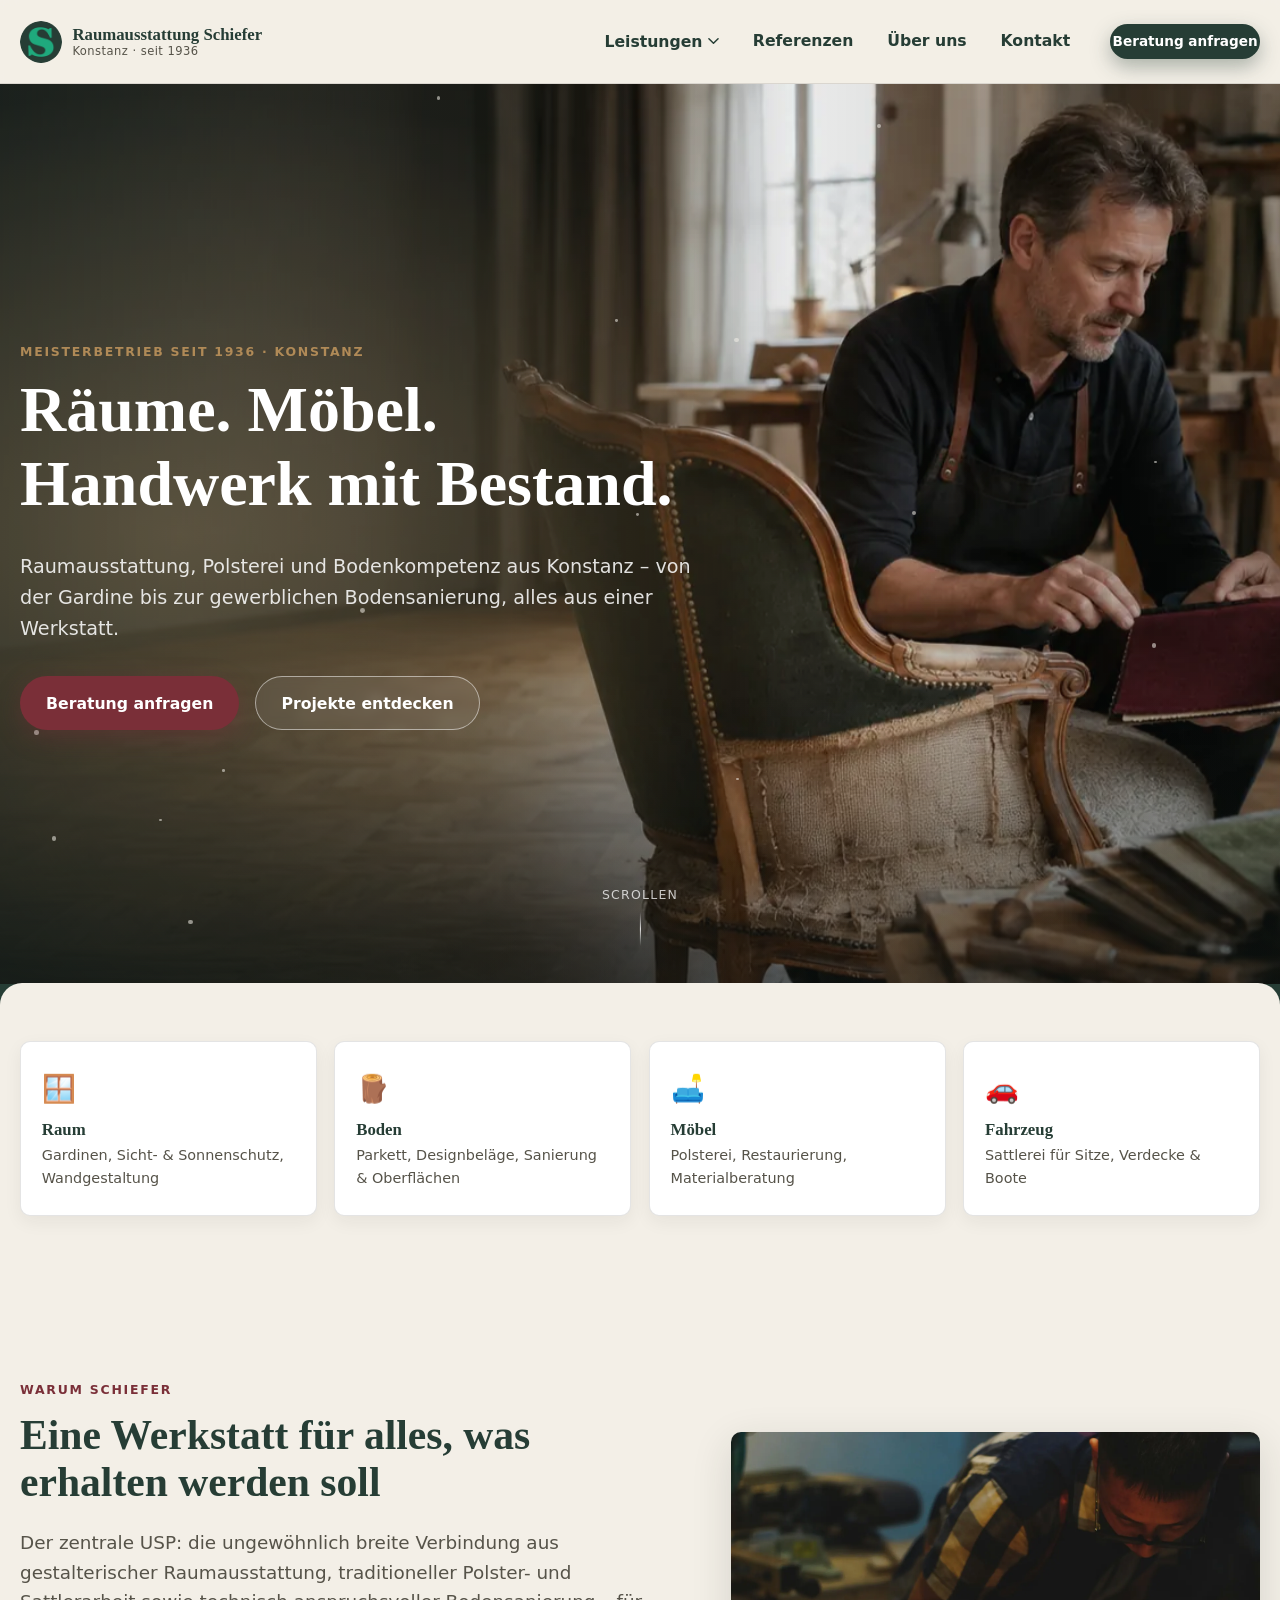
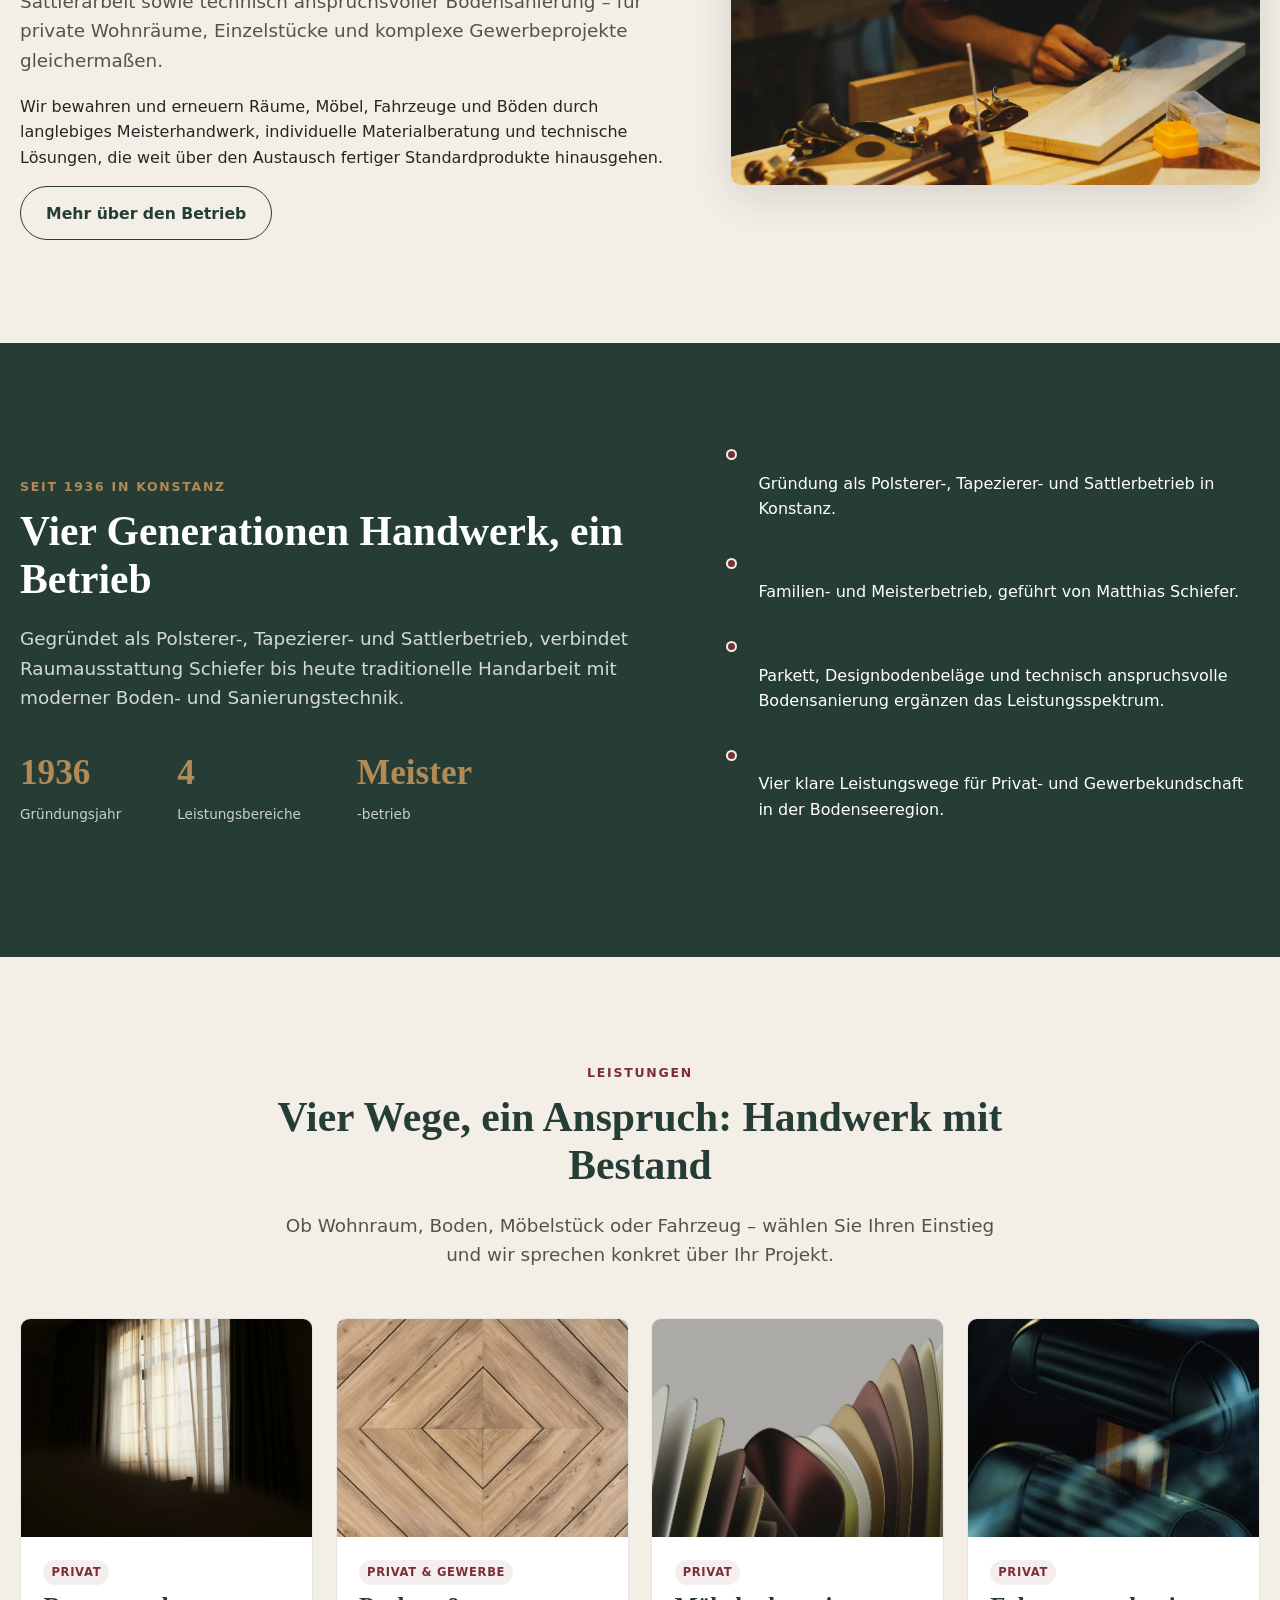
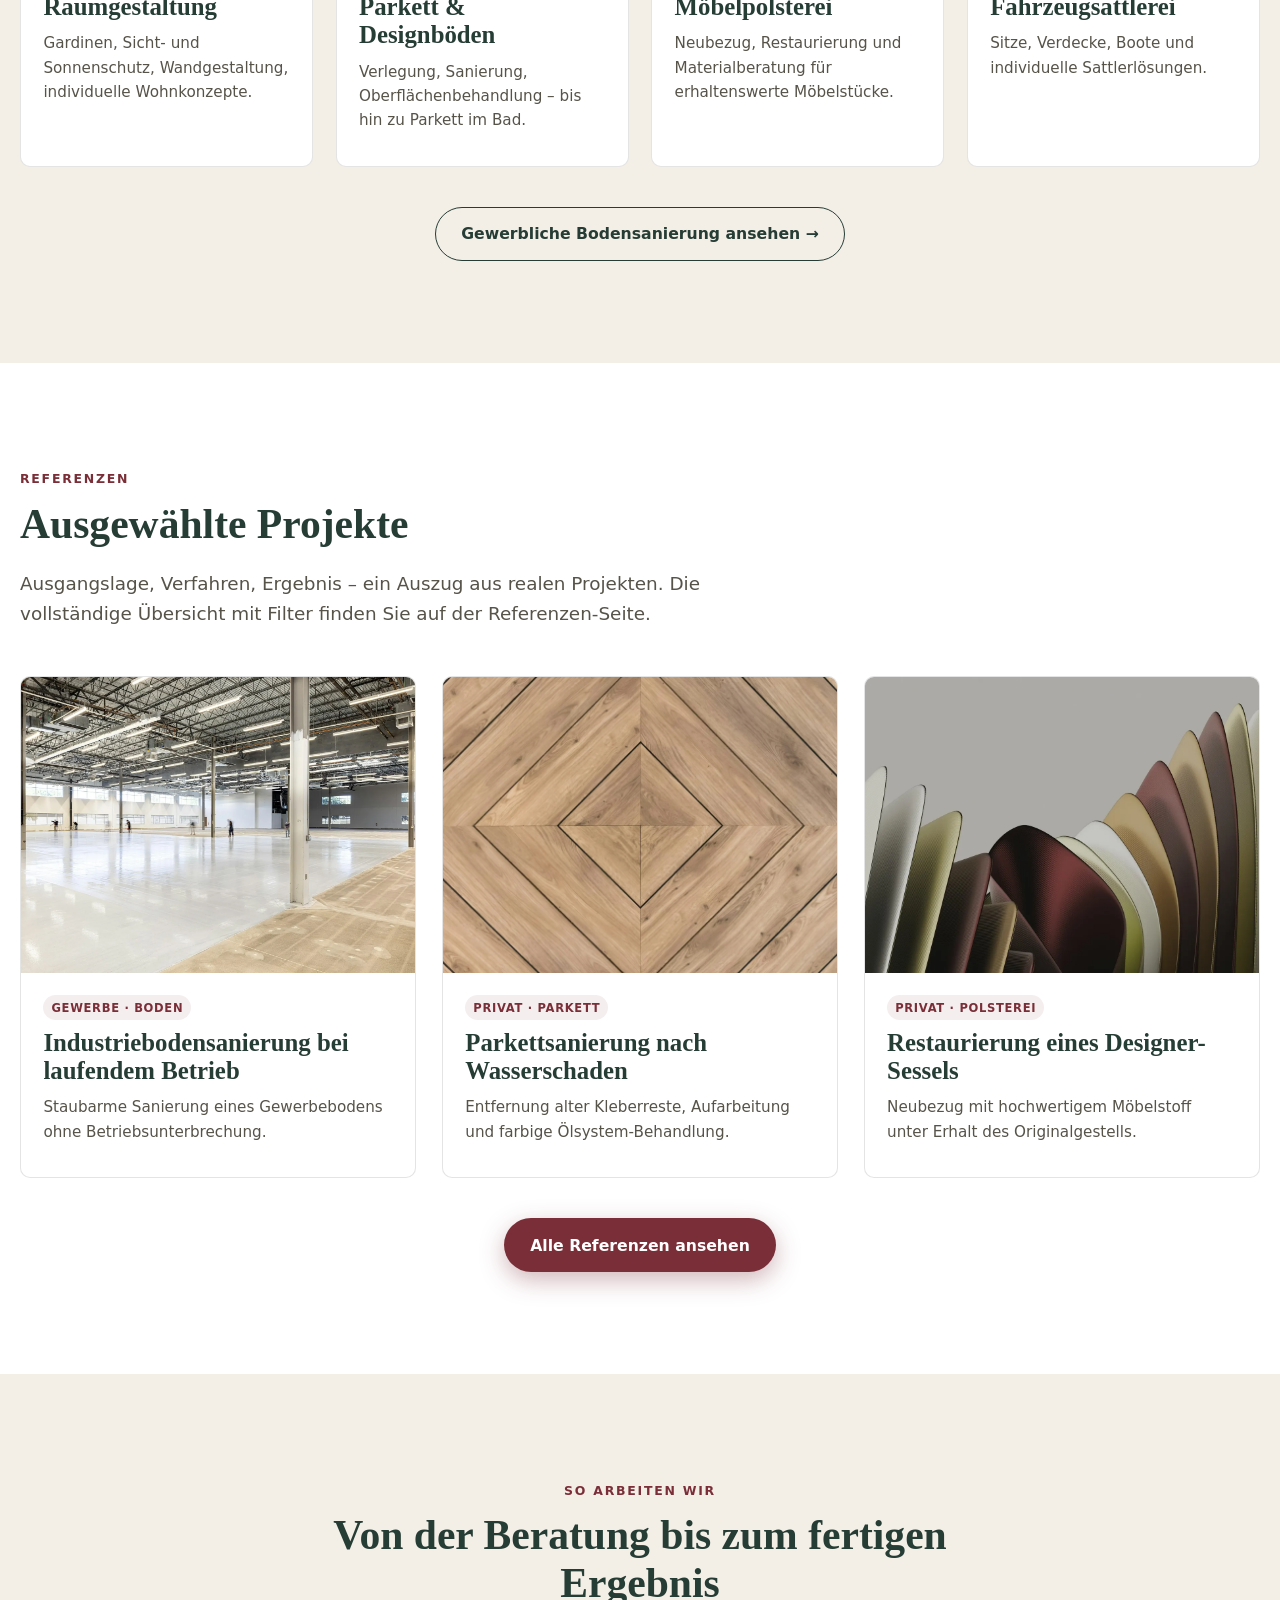
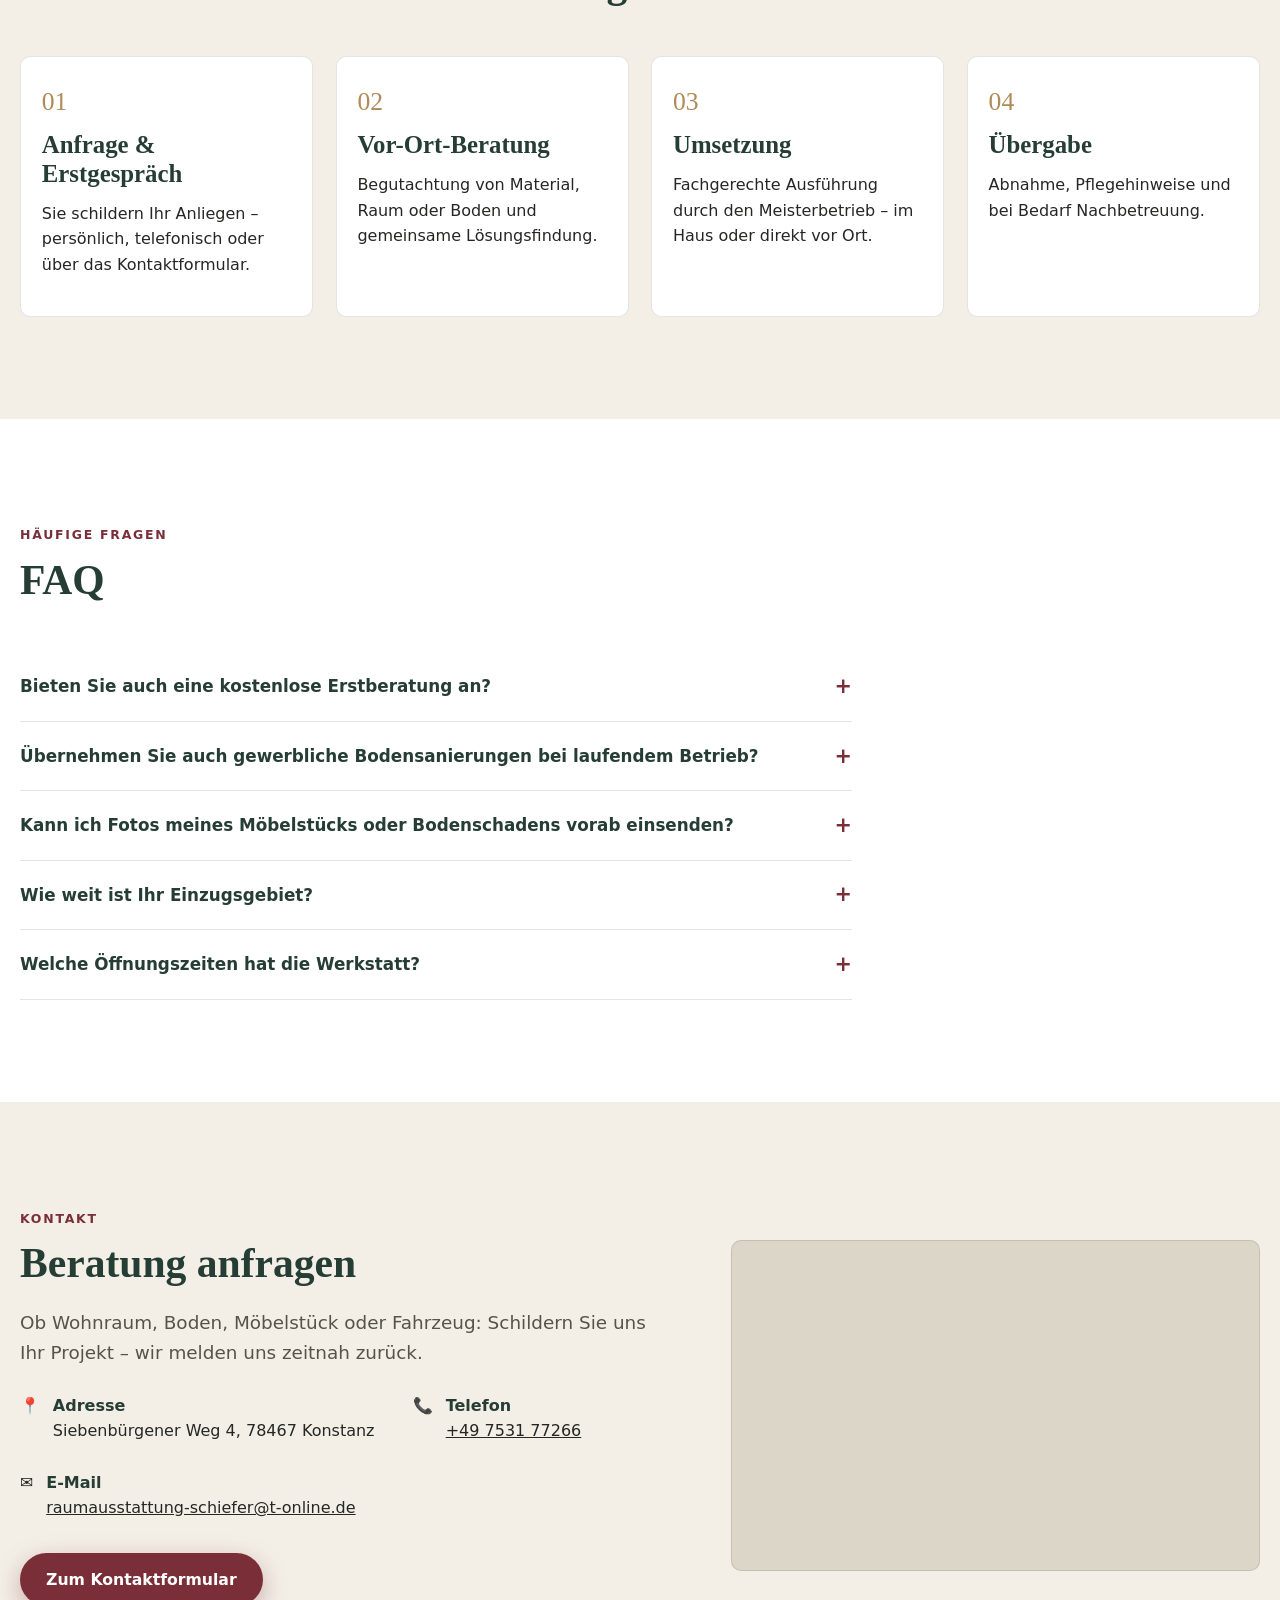
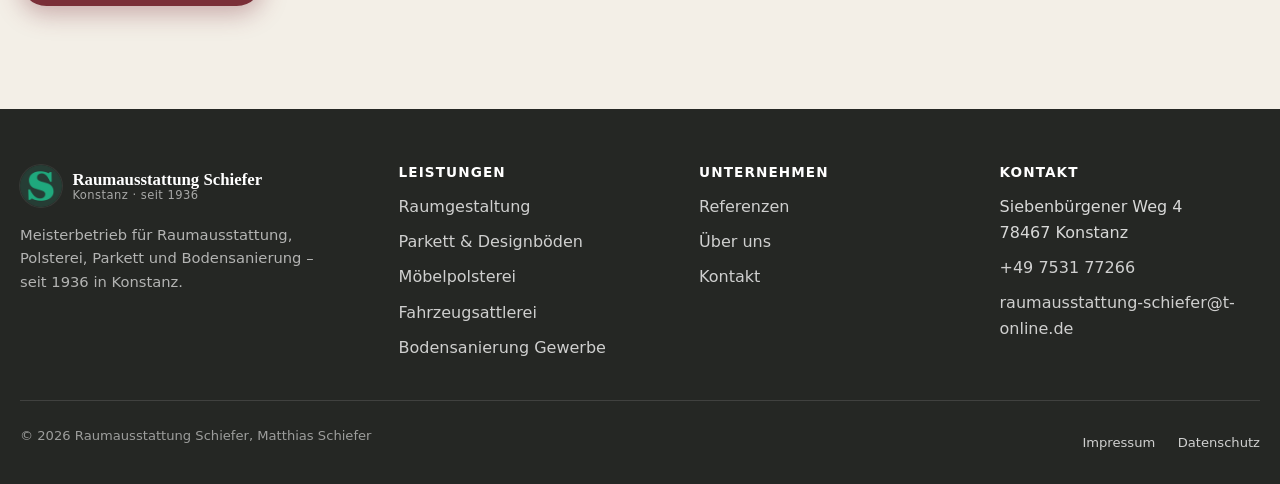
<file: index.html>
<!doctype html>
<html lang="de">
<head>
<meta charset="UTF-8">
<meta name="viewport" content="width=device-width, initial-scale=1">
<title>Raumausstattung Schiefer Konstanz | Raum, Boden, Polsterei &amp; Fahrzeug seit 1936</title>
<meta name="description" content="Meisterbetrieb in Konstanz seit 1936: Raumausstattung, Parkett &amp; Designböden, Möbelpolsterei, Fahrzeugsattlerei und Bodensanierung für Gewerbe. Beratung anfragen.">
<link rel="canonical" href="https://raumausstattung-schiefer.aurora-innovations.de/">
<meta property="og:type" content="website">
<meta property="og:title" content="Raumausstattung Schiefer Konstanz | Handwerk mit Bestand seit 1936">
<meta property="og:description" content="Raumausstattung, Parkett &amp; Designböden, Möbelpolsterei, Fahrzeugsattlerei und Bodensanierung für Gewerbe – aus Konstanz, seit 1936.">
<meta property="og:url" content="https://raumausstattung-schiefer.aurora-innovations.de/">
<meta property="og:image" content="https://raumausstattung-schiefer.aurora-innovations.de/assets/img/hero-werkstatt.webp">
<meta property="og:locale" content="de_DE">
<meta name="theme-color" content="#263D35">
<link rel="icon" href="favicon.ico" sizes="any">
<link rel="icon" href="assets/img/logo-mark-192.png" type="image/png" sizes="192x192">
<link rel="apple-touch-icon" href="assets/img/apple-touch-icon.png">
<link rel="manifest" href="site.webmanifest">
<link rel="stylesheet" href="css/style.css">
<script type="application/ld+json">
{
  "@context": "https://schema.org",
  "@type": "LocalBusiness",
  "name": "Raumausstattung Schiefer",
  "founder": "Matthias Schiefer",
  "foundingDate": "1936",
  "image": "https://raumausstattung-schiefer.aurora-innovations.de/assets/img/hero-werkstatt.webp",
  "url": "https://raumausstattung-schiefer.aurora-innovations.de/",
  "telephone": "+49 7531 77266",
  "email": "raumausstattung-schiefer@t-online.de",
  "address": {
    "@type": "PostalAddress",
    "streetAddress": "Siebenbürgener Weg 4",
    "postalCode": "78467",
    "addressLocality": "Konstanz",
    "addressCountry": "DE"
  },
  "priceRange": "$$",
  "areaServed": "Konstanz und Bodenseeregion"
}
</script>
</head>
<body>
<a class="skip-link" href="#main">Zum Inhalt springen</a>

<header class="site-header">
  <div class="container">
    <a class="brand" href="index.html" aria-label="Raumausstattung Schiefer – Startseite">
      <img class="brand-mark" src="assets/img/logo-mark-96.png" width="42" height="42" alt="" aria-hidden="true">
      <span class="brand-text"><strong>Raumausstattung Schiefer</strong><span>Konstanz · seit 1936</span></span>
    </a>
    <nav class="main-nav" id="primary-navigation" data-open="false" aria-label="Hauptnavigation">
      <div class="nav-inner">
        <ul>
          <li class="nav-dropdown" data-open="false">
            <button type="button" class="nav-dropdown-toggle" aria-expanded="false" aria-controls="leistungen-panel">
              Leistungen
              <svg viewBox="0 0 12 8" aria-hidden="true"><path d="M1 1l5 5 5-5" fill="none" stroke="currentColor" stroke-width="1.6" stroke-linecap="round" stroke-linejoin="round"/></svg>
            </button>
            <ul class="nav-dropdown-panel" id="leistungen-panel">
              <li><a href="raumgestaltung.html">Raumgestaltung</a></li>
              <li><a href="parkett-designboeden.html">Parkett &amp; Designböden</a></li>
              <li><a href="moebelpolsterei.html">Möbelpolsterei</a></li>
              <li><a href="fahrzeugsattlerei.html">Fahrzeugsattlerei</a></li>
              <li><a href="bodensanierung-gewerbe.html">Bodensanierung für Gewerbe</a></li>
            </ul>
          </li>
          <li><a href="referenzen.html">Referenzen</a></li>
          <li><a href="ueber-uns.html">Über uns</a></li>
          <li><a href="kontakt.html">Kontakt</a></li>
        </ul>
        <div class="nav-cta"><a class="btn btn-primary" href="kontakt.html">Beratung anfragen</a></div>
      </div>
    </nav>
    <button type="button" class="nav-toggle" aria-expanded="false" aria-controls="primary-navigation" aria-label="Menü öffnen"><span></span></button>
  </div>
</header>

<main id="main">

  <!-- ===================== HERO ===================== -->
  <section class="hero" data-hero aria-label="Einführung">
    <div class="hero-stage">
      <div class="hero-media">
        <picture>
          <source srcset="assets/img/hero-werkstatt-mobile.webp" media="(max-width: 780px)">
          <source srcset="assets/img/hero-werkstatt.webp" type="image/webp">
          <img src="assets/img/hero-werkstatt.png" alt="Ein Raumausstatter bespricht mit einer Kundin Stoffmuster an einem handwerklich aufgearbeiteten Sessel in einer lichtdurchfluteten Werkstatt mit Parkettboden." width="1672" height="941" fetchpriority="high">
        </picture>
      </div>
      <div class="hero-scrim" aria-hidden="true"></div>
      <div class="hero-lightsweep" aria-hidden="true"></div>
      <div class="hero-particles" aria-hidden="true"></div>

      <div class="hero-content">
        <div class="container">
          <div class="hero-text">
            <span class="eyebrow">Meisterbetrieb seit 1936 · Konstanz</span>
            <h1>Räume. Möbel. Handwerk mit Bestand.</h1>
            <p class="lede">Raumausstattung, Polsterei und Bodenkompetenz aus Konstanz – von der Gardine bis zur gewerblichen Bodensanierung, alles aus einer Werkstatt.</p>
            <div class="hero-actions">
              <a class="btn btn-primary" href="kontakt.html">Beratung anfragen</a>
              <a class="btn btn-on-dark" href="referenzen.html">Projekte entdecken</a>
            </div>
          </div>
        </div>
      </div>

      <div class="hero-scroll-cue" aria-hidden="true">
        <span>Scrollen</span>
        <span class="line"></span>
      </div>
    </div>

    <div class="hero-entries">
      <div class="container">
        <div class="entry-grid">
          <a class="entry-card" href="raumgestaltung.html">
            <span class="icon" aria-hidden="true">🪟</span>
            <h3>Raum</h3>
            <p>Gardinen, Sicht- &amp; Sonnenschutz, Wandgestaltung</p>
          </a>
          <a class="entry-card" href="parkett-designboeden.html">
            <span class="icon" aria-hidden="true">🪵</span>
            <h3>Boden</h3>
            <p>Parkett, Designbeläge, Sanierung &amp; Oberflächen</p>
          </a>
          <a class="entry-card" href="moebelpolsterei.html">
            <span class="icon" aria-hidden="true">🛋️</span>
            <h3>Möbel</h3>
            <p>Polsterei, Restaurierung, Materialberatung</p>
          </a>
          <a class="entry-card" href="fahrzeugsattlerei.html">
            <span class="icon" aria-hidden="true">🚗</span>
            <h3>Fahrzeug</h3>
            <p>Sattlerei für Sitze, Verdecke &amp; Boote</p>
          </a>
        </div>
      </div>
    </div>
  </section>

  <!-- ===================== USP / MISSION ===================== -->
  <section aria-labelledby="mission-heading">
    <div class="container grid-2">
      <div>
        <span class="eyebrow">Warum Schiefer</span>
        <h2 id="mission-heading">Eine Werkstatt für alles, was erhalten werden soll</h2>
        <p class="lede">Der zentrale USP: die ungewöhnlich breite Verbindung aus gestalterischer Raumausstattung, traditioneller Polster- und Sattlerarbeit sowie technisch anspruchsvoller Bodensanierung – für private Wohnräume, Einzelstücke und komplexe Gewerbeprojekte gleichermaßen.</p>
        <p>Wir bewahren und erneuern Räume, Möbel, Fahrzeuge und Böden durch langlebiges Meisterhandwerk, individuelle Materialberatung und technische Lösungen, die weit über den Austausch fertiger Standardprodukte hinausgehen.</p>
        <a class="btn btn-secondary" href="ueber-uns.html">Mehr über den Betrieb</a>
      </div>
      <div class="media-col">
        <img src="assets/img/werkstatt-handwerk.webp" alt="Werkbank mit Holzwerkzeug in einer Schreiner- und Polsterwerkstatt" width="1600" height="1066" loading="lazy">
      </div>
    </div>
  </section>

  <!-- ===================== HISTORIE / STATS ===================== -->
  <section class="band" aria-labelledby="historie-heading">
    <div class="container grid-2">
      <div>
        <span class="eyebrow" style="color: var(--color-messing);">Seit 1936 in Konstanz</span>
        <h2 id="historie-heading">Vier Generationen Handwerk, ein Betrieb</h2>
        <p class="lede">Gegründet als Polsterer-, Tapezierer- und Sattlerbetrieb, verbindet Raumausstattung Schiefer bis heute traditionelle Handarbeit mit moderner Boden- und Sanierungstechnik.</p>
        <div class="stat-row">
          <div class="stat"><strong>1936</strong><span>Gründungsjahr</span></div>
          <div class="stat"><strong>4</strong><span>Leistungsbereiche</span></div>
          <div class="stat"><strong>Meister</strong><span>-betrieb</span></div>
        </div>
      </div>
      <ul class="timeline">
        <li><strong>1936</strong>Gründung als Polsterer-, Tapezierer- und Sattlerbetrieb in Konstanz.</li>
        <li><strong>Bis heute</strong>Familien- und Meisterbetrieb, geführt von Matthias Schiefer.</li>
        <li><strong>Erweiterung</strong>Parkett, Designbodenbeläge und technisch anspruchsvolle Bodensanierung ergänzen das Leistungsspektrum.</li>
        <li><strong>Heute</strong>Vier klare Leistungswege für Privat- und Gewerbekundschaft in der Bodenseeregion.</li>
      </ul>
    </div>
  </section>

  <!-- ===================== LEISTUNGEN ÜBERSICHT ===================== -->
  <section aria-labelledby="leistungen-heading">
    <div class="container">
      <div class="section-head center">
        <span class="eyebrow">Leistungen</span>
        <h2 id="leistungen-heading">Vier Wege, ein Anspruch: Handwerk mit Bestand</h2>
        <p class="lede" style="margin-inline:auto;">Ob Wohnraum, Boden, Möbelstück oder Fahrzeug – wählen Sie Ihren Einstieg und wir sprechen konkret über Ihr Projekt.</p>
      </div>
      <div class="grid-4">
        <a class="card" href="raumgestaltung.html">
          <img src="assets/img/raumgestaltung-vorhang.webp" alt="Sonnenlicht fällt durch transparente Gardinen in einem Wohnraum" width="1600" height="1066" loading="lazy">
          <div class="card-body">
            <span class="card-tag">Privat</span>
            <h3>Raumgestaltung</h3>
            <p>Gardinen, Sicht- und Sonnenschutz, Wandgestaltung, individuelle Wohnkonzepte.</p>
          </div>
        </a>
        <a class="card" href="parkett-designboeden.html">
          <img src="assets/img/parkett-detail.webp" alt="Detailaufnahme eines gepflegten Parkettbodens im Fischgrätmuster" width="1600" height="2400" loading="lazy">
          <div class="card-body">
            <span class="card-tag">Privat &amp; Gewerbe</span>
            <h3>Parkett &amp; Designböden</h3>
            <p>Verlegung, Sanierung, Oberflächenbehandlung – bis hin zu Parkett im Bad.</p>
          </div>
        </a>
        <a class="card" href="moebelpolsterei.html">
          <img src="assets/img/polsterei-stoffmuster.webp" alt="Ausgebreitete Stoffmuster in warmen Farbtönen für die Möbelpolsterei" width="1600" height="900" loading="lazy">
          <div class="card-body">
            <span class="card-tag">Privat</span>
            <h3>Möbelpolsterei</h3>
            <p>Neubezug, Restaurierung und Materialberatung für erhaltenswerte Möbelstücke.</p>
          </div>
        </a>
        <a class="card" href="fahrzeugsattlerei.html">
          <img src="assets/img/fahrzeugsattlerei-leder.webp" alt="Detailaufnahme eines Leder-Fahrzeugsitzes mit Holzintarsie" width="1600" height="2400" loading="lazy">
          <div class="card-body">
            <span class="card-tag">Privat</span>
            <h3>Fahrzeugsattlerei</h3>
            <p>Sitze, Verdecke, Boote und individuelle Sattlerlösungen.</p>
          </div>
        </a>
      </div>
      <div class="text-center" style="margin-top:2.5rem;">
        <a class="btn btn-secondary" href="bodensanierung-gewerbe.html">Gewerbliche Bodensanierung ansehen →</a>
      </div>
    </div>
  </section>

  <!-- ===================== AUSGEWÄHLTE PROJEKTE ===================== -->
  <section class="band-alt" aria-labelledby="projekte-heading">
    <div class="container">
      <div class="section-head">
        <span class="eyebrow">Referenzen</span>
        <h2 id="projekte-heading">Ausgewählte Projekte</h2>
        <p class="lede">Ausgangslage, Verfahren, Ergebnis – ein Auszug aus realen Projekten. Die vollständige Übersicht mit Filter finden Sie auf der Referenzen-Seite.</p>
      </div>
      <div class="grid-3">
        <div class="card">
          <img src="assets/img/bodensanierung-gewerbe.webp" alt="Leerer, sanierter Gewerbeboden mit glatter Oberfläche in einer Halle" width="1600" height="1067" loading="lazy">
          <div class="card-body">
            <span class="card-tag">Gewerbe · Boden</span>
            <h3>Industriebodensanierung bei laufendem Betrieb</h3>
            <p>Staubarme Sanierung eines Gewerbebodens ohne Betriebsunterbrechung.</p>
          </div>
        </div>
        <div class="card">
          <img src="assets/img/parkett-detail.webp" alt="Saniertes Parkett mit gleichmäßiger Oberflächenbehandlung" width="1600" height="2400" loading="lazy">
          <div class="card-body">
            <span class="card-tag">Privat · Parkett</span>
            <h3>Parkettsanierung nach Wasserschaden</h3>
            <p>Entfernung alter Kleberreste, Aufarbeitung und farbige Ölsystem-Behandlung.</p>
          </div>
        </div>
        <div class="card">
          <img src="assets/img/polsterei-stoffmuster.webp" alt="Stoffmuster für die Neubespannung eines klassischen Sessels" width="1600" height="900" loading="lazy">
          <div class="card-body">
            <span class="card-tag">Privat · Polsterei</span>
            <h3>Restaurierung eines Designer-Sessels</h3>
            <p>Neubezug mit hochwertigem Möbelstoff unter Erhalt des Originalgestells.</p>
          </div>
        </div>
      </div>
      <div class="text-center" style="margin-top:2.5rem;">
        <a class="btn btn-primary" href="referenzen.html">Alle Referenzen ansehen</a>
      </div>
    </div>
  </section>

  <!-- ===================== ABLAUF ===================== -->
  <section aria-labelledby="ablauf-heading">
    <div class="container">
      <div class="section-head center">
        <span class="eyebrow">So arbeiten wir</span>
        <h2 id="ablauf-heading">Von der Beratung bis zum fertigen Ergebnis</h2>
      </div>
      <div class="steps">
        <div class="step"><h3>Anfrage &amp; Erstgespräch</h3><p>Sie schildern Ihr Anliegen – persönlich, telefonisch oder über das Kontaktformular.</p></div>
        <div class="step"><h3>Vor-Ort-Beratung</h3><p>Begutachtung von Material, Raum oder Boden und gemeinsame Lösungsfindung.</p></div>
        <div class="step"><h3>Umsetzung</h3><p>Fachgerechte Ausführung durch den Meisterbetrieb – im Haus oder direkt vor Ort.</p></div>
        <div class="step"><h3>Übergabe</h3><p>Abnahme, Pflegehinweise und bei Bedarf Nachbetreuung.</p></div>
      </div>
    </div>
  </section>

  <!-- ===================== FAQ ===================== -->
  <section class="band-alt" aria-labelledby="faq-heading">
    <div class="container">
      <div class="section-head">
        <span class="eyebrow">Häufige Fragen</span>
        <h2 id="faq-heading">FAQ</h2>
      </div>
      <div class="faq-list">
        <details class="faq-item">
          <summary>Bieten Sie auch eine kostenlose Erstberatung an?<span class="plus" aria-hidden="true">+</span></summary>
          <p>Ein erstes telefonisches oder persönliches Gespräch zur Einschätzung Ihres Anliegens ist möglich. Details und Konditionen zur Vor-Ort-Beratung klären wir individuell im Erstkontakt.</p>
        </details>
        <details class="faq-item">
          <summary>Übernehmen Sie auch gewerbliche Bodensanierungen bei laufendem Betrieb?<span class="plus" aria-hidden="true">+</span></summary>
          <p>Ja, staubarme und teils abschnittsweise Sanierungsverfahren ermöglichen Arbeiten bei laufendem Geschäftsbetrieb. Details besprechen wir im Rahmen der <a href="bodensanierung-gewerbe.html">gewerblichen Bodensanierung</a>.</p>
        </details>
        <details class="faq-item">
          <summary>Kann ich Fotos meines Möbelstücks oder Bodenschadens vorab einsenden?<span class="plus" aria-hidden="true">+</span></summary>
          <p>Ja, im <a href="kontakt.html">Kontaktformular</a> steht ein optionales Upload-Feld für Fotos oder Pläne zur Verfügung.</p>
        </details>
        <details class="faq-item">
          <summary>Wie weit ist Ihr Einzugsgebiet?<span class="plus" aria-hidden="true">+</span></summary>
          <p>Unser Schwerpunkt liegt in Konstanz und der Bodenseeregion. Größere Gewerbeprojekte besprechen wir auf Anfrage auch überregional.</p>
        </details>
        <details class="faq-item">
          <summary>Welche Öffnungszeiten hat die Werkstatt?<span class="plus" aria-hidden="true">+</span></summary>
          <p>Termine vereinbaren wir nach individueller Absprache. Verbindliche Öffnungszeiten befinden sich aktuell in Abstimmung – bitte rufen Sie uns an oder nutzen Sie das Kontaktformular.</p>
        </details>
      </div>
    </div>
  </section>

  <!-- ===================== KONTAKT / MAP TEASER ===================== -->
  <section aria-labelledby="kontakt-teaser-heading">
    <div class="container grid-2">
      <div>
        <span class="eyebrow">Kontakt</span>
        <h2 id="kontakt-teaser-heading">Beratung anfragen</h2>
        <p class="lede">Ob Wohnraum, Boden, Möbelstück oder Fahrzeug: Schildern Sie uns Ihr Projekt – wir melden uns zeitnah zurück.</p>
        <div class="contact-strip" style="margin:1.6rem 0 2rem;">
          <div class="item">
            <span aria-hidden="true">📍</span>
            <div><strong>Adresse</strong>Siebenbürgener Weg 4, 78467 Konstanz</div>
          </div>
          <div class="item">
            <span aria-hidden="true">📞</span>
            <div><strong>Telefon</strong><a href="tel:+4975317 7266">+49 7531 77266</a></div>
          </div>
          <div class="item">
            <span aria-hidden="true">✉️</span>
            <div><strong>E-Mail</strong><a href="mailto:raumausstattung-schiefer@t-online.de">raumausstattung-schiefer@t-online.de</a></div>
          </div>
        </div>
        <a class="btn btn-primary" href="kontakt.html">Zum Kontaktformular</a>
      </div>
      <div class="map-frame">
        <iframe
          src="https://www.google.com/maps?q=Raumausstattung+Schiefer,+Siebenb%C3%BCrgener+Weg+4,+78467+Konstanz&output=embed"
          loading="lazy"
          referrerpolicy="no-referrer-when-downgrade"
          title="Anfahrt: Raumausstattung Schiefer, Siebenbürgener Weg 4, 78467 Konstanz"
          aria-label="Interaktive Karte mit dem Standort von Raumausstattung Schiefer"></iframe>
      </div>
    </div>
  </section>

</main>

<footer class="site-footer">
  <div class="container">
    <div class="footer-grid">
      <div class="footer-brand">
        <a class="brand" href="index.html" style="margin-bottom:1rem;">
          <img class="brand-mark" src="assets/img/logo-mark-96.png" width="42" height="42" alt="" aria-hidden="true">
          <span class="brand-text"><strong style="color:#fff;">Raumausstattung Schiefer</strong><span style="color:rgba(255,255,255,0.6);">Konstanz · seit 1936</span></span>
        </a>
        <p>Meisterbetrieb für Raumausstattung, Polsterei, Parkett und Bodensanierung – seit 1936 in Konstanz.</p>
      </div>
      <div>
        <h4>Leistungen</h4>
        <ul>
          <li><a href="raumgestaltung.html">Raumgestaltung</a></li>
          <li><a href="parkett-designboeden.html">Parkett &amp; Designböden</a></li>
          <li><a href="moebelpolsterei.html">Möbelpolsterei</a></li>
          <li><a href="fahrzeugsattlerei.html">Fahrzeugsattlerei</a></li>
          <li><a href="bodensanierung-gewerbe.html">Bodensanierung Gewerbe</a></li>
        </ul>
      </div>
      <div>
        <h4>Unternehmen</h4>
        <ul>
          <li><a href="referenzen.html">Referenzen</a></li>
          <li><a href="ueber-uns.html">Über uns</a></li>
          <li><a href="kontakt.html">Kontakt</a></li>
        </ul>
      </div>
      <div>
        <h4>Kontakt</h4>
        <ul>
          <li>Siebenbürgener Weg 4<br>78467 Konstanz</li>
          <li><a href="tel:+4975317 7266">+49 7531 77266</a></li>
          <li><a href="mailto:raumausstattung-schiefer@t-online.de">raumausstattung-schiefer@t-online.de</a></li>
        </ul>
      </div>
    </div>
    <div class="footer-bottom">
      <p>&copy; <span data-current-year>2026</span> Raumausstattung Schiefer, Matthias Schiefer</p>
      <ul>
        <li><a href="impressum.html">Impressum</a></li>
        <li><a href="datenschutz.html">Datenschutz</a></li>
      </ul>
    </div>
  </div>
</footer>

<script src="js/main.js"></script>
<script src="js/hero.js"></script>
</body>
</html>
</file>
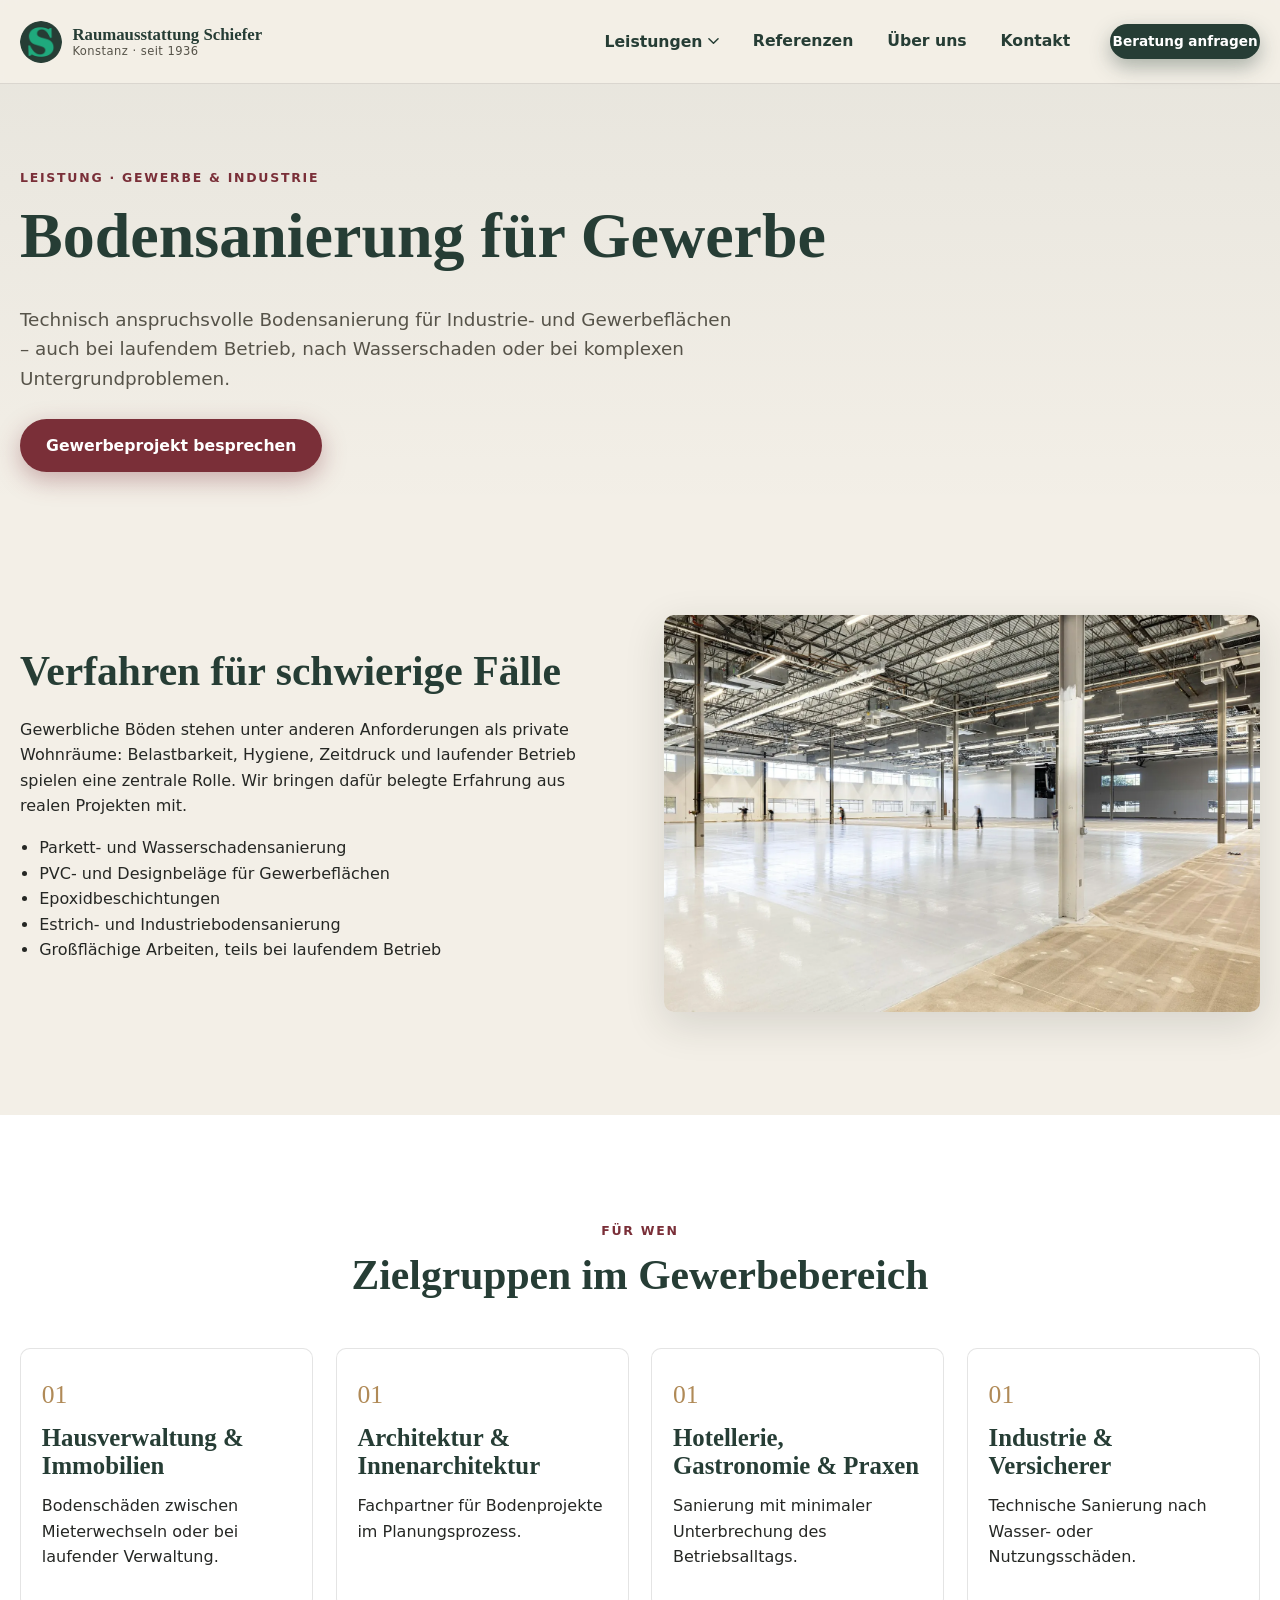
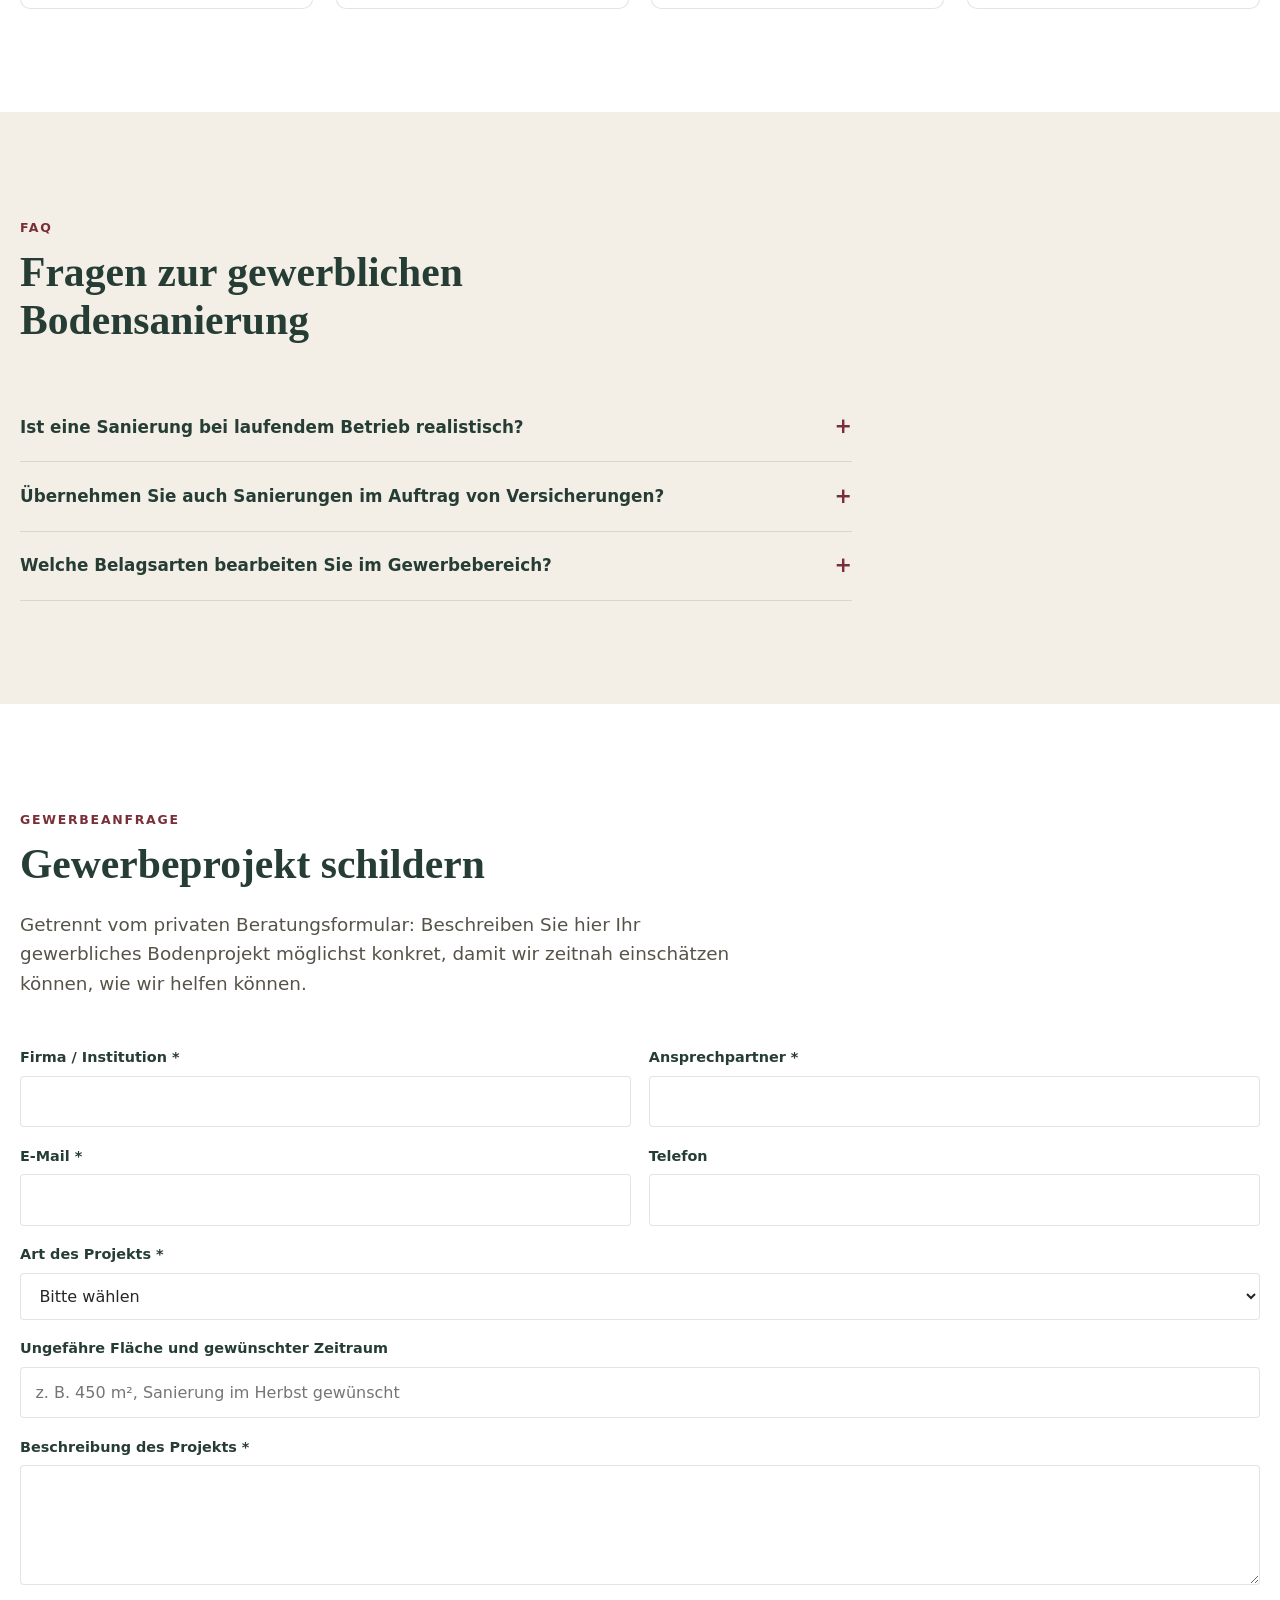
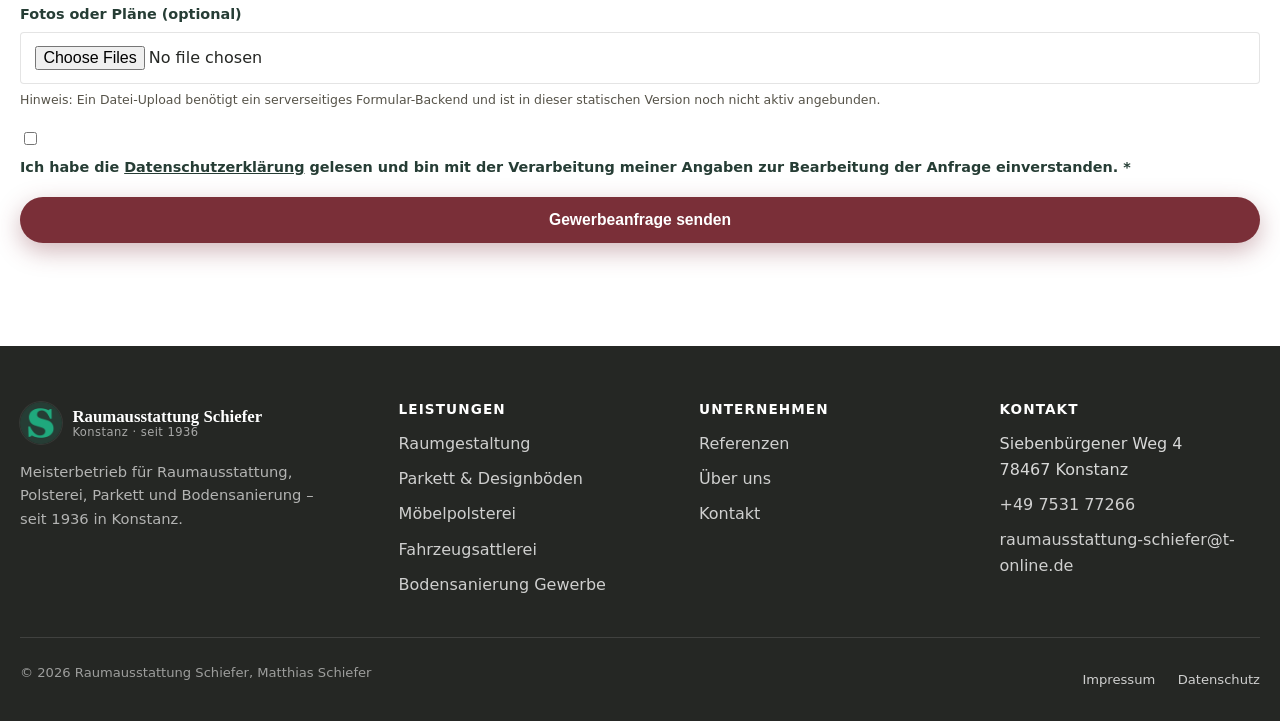
<file: bodensanierung-gewerbe.html>
<!doctype html>
<html lang="de">
<head>
<meta charset="UTF-8">
<meta name="viewport" content="width=device-width, initial-scale=1">
<title>Bodensanierung für Gewerbe Konstanz | Industrie & B2B | Raumausstattung Schiefer</title>
<meta name="description" content="Gewerbliche Bodensanierung in Konstanz: Wasserschadensanierung, Estrich- und Industriebodensanierung, Epoxidbeschichtung und Designbeläge – auch bei laufendem Betrieb.">
<link rel="canonical" href="https://raumausstattung-schiefer.aurora-innovations.de/bodensanierung-gewerbe.html">
<meta property="og:type" content="website">
<meta property="og:title" content="Bodensanierung für Gewerbe Konstanz | Industrie & B2B | Raumausstattung Schiefer">
<meta property="og:description" content="Gewerbliche Bodensanierung in Konstanz: Wasserschadensanierung, Estrich- und Industriebodensanierung, Epoxidbeschichtung und Designbeläge – auch bei laufendem Betrieb.">
<meta property="og:url" content="https://raumausstattung-schiefer.aurora-innovations.de/bodensanierung-gewerbe.html">
<meta name="theme-color" content="#263D35">
<link rel="icon" href="favicon.ico" sizes="any">
<link rel="icon" href="assets/img/logo-mark-192.png" type="image/png" sizes="192x192">
<link rel="apple-touch-icon" href="assets/img/apple-touch-icon.png">
<link rel="manifest" href="site.webmanifest">
<link rel="stylesheet" href="css/style.css">
</head>
<body>
<a class="skip-link" href="#main">Zum Inhalt springen</a>

<header class="site-header">
  <div class="container">
    <a class="brand" href="index.html" aria-label="Raumausstattung Schiefer – Startseite">
      <img class="brand-mark" src="assets/img/logo-mark-96.png" width="42" height="42" alt="" aria-hidden="true">
      <span class="brand-text"><strong>Raumausstattung Schiefer</strong><span>Konstanz · seit 1936</span></span>
    </a>
    <nav class="main-nav" id="primary-navigation" data-open="false" aria-label="Hauptnavigation">
      <div class="nav-inner">
        <ul>
          <li class="nav-dropdown" data-open="false">
            <button type="button" class="nav-dropdown-toggle" aria-expanded="false" aria-controls="leistungen-panel" aria-current="page">
              Leistungen
              <svg viewBox="0 0 12 8" aria-hidden="true"><path d="M1 1l5 5 5-5" fill="none" stroke="currentColor" stroke-width="1.6" stroke-linecap="round" stroke-linejoin="round"/></svg>
            </button>
            <ul class="nav-dropdown-panel" id="leistungen-panel">
              <li><a href="raumgestaltung.html">Raumgestaltung</a></li>
              <li><a href="parkett-designboeden.html">Parkett &amp; Designböden</a></li>
              <li><a href="moebelpolsterei.html">Möbelpolsterei</a></li>
              <li><a href="fahrzeugsattlerei.html">Fahrzeugsattlerei</a></li>
              <li><a href="bodensanierung-gewerbe.html" aria-current="page">Bodensanierung für Gewerbe</a></li>
            </ul>
          </li>
          <li><a href="referenzen.html">Referenzen</a></li>
          <li><a href="ueber-uns.html">Über uns</a></li>
          <li><a href="kontakt.html">Kontakt</a></li>
        </ul>
        <div class="nav-cta"><a class="btn btn-primary" href="kontakt.html">Beratung anfragen</a></div>
      </div>
    </nav>
    <button type="button" class="nav-toggle" aria-expanded="false" aria-controls="primary-navigation" aria-label="Menü öffnen"><span></span></button>
  </div>
</header>

<main id="main">

  <section class="page-hero">
    <div class="container">
      <span class="eyebrow">Leistung · Gewerbe &amp; Industrie</span>
      <h1>Bodensanierung für Gewerbe</h1>
      <p class="lede">Technisch anspruchsvolle Bodensanierung für Industrie- und Gewerbeflächen – auch bei laufendem Betrieb, nach Wasserschaden oder bei komplexen Untergrundproblemen.</p>
      <div class="hero-actions" style="margin-top:1.6rem;">
        <a class="btn btn-primary" href="#b2b-anfrage">Gewerbeprojekt besprechen</a>
      </div>
    </div>
  </section>

  <section>
    <div class="container two-col-media">
      <div>
        <h2>Verfahren für schwierige Fälle</h2>
        <p>Gewerbliche Böden stehen unter anderen Anforderungen als private Wohnräume: Belastbarkeit, Hygiene, Zeitdruck und laufender Betrieb spielen eine zentrale Rolle. Wir bringen dafür belegte Erfahrung aus realen Projekten mit.</p>
        <ul>
          <li>Parkett- und Wasserschadensanierung</li>
          <li>PVC- und Designbeläge für Gewerbeflächen</li>
          <li>Epoxidbeschichtungen</li>
          <li>Estrich- und Industriebodensanierung</li>
          <li>Großflächige Arbeiten, teils bei laufendem Betrieb</li>
        </ul>
      </div>
      <div class="media-col">
        <img src="assets/img/bodensanierung-gewerbe.webp" alt="Leerer, sanierter Gewerbeboden mit glatter Oberfläche in einer Halle" width="1600" height="1067" loading="lazy">
      </div>
    </div>
  </section>

  <section class="band-alt">
    <div class="container">
      <div class="section-head center">
        <span class="eyebrow">Für wen</span>
        <h2>Zielgruppen im Gewerbebereich</h2>
      </div>
      <div class="grid-4">
        <div class="step"><h3>Hausverwaltung &amp; Immobilien</h3><p>Bodenschäden zwischen Mieterwechseln oder bei laufender Verwaltung.</p></div>
        <div class="step"><h3>Architektur &amp; Innenarchitektur</h3><p>Fachpartner für Bodenprojekte im Planungsprozess.</p></div>
        <div class="step"><h3>Hotellerie, Gastronomie &amp; Praxen</h3><p>Sanierung mit minimaler Unterbrechung des Betriebsalltags.</p></div>
        <div class="step"><h3>Industrie &amp; Versicherer</h3><p>Technische Sanierung nach Wasser- oder Nutzungsschäden.</p></div>
      </div>
    </div>
  </section>

  <section>
    <div class="container">
      <div class="section-head">
        <span class="eyebrow">FAQ</span>
        <h2>Fragen zur gewerblichen Bodensanierung</h2>
      </div>
      <div class="faq-list">
        <details class="faq-item">
          <summary>Ist eine Sanierung bei laufendem Betrieb realistisch?<span class="plus" aria-hidden="true">+</span></summary>
          <p>Ja, mit staubarmen bzw. abschnittsweisen Verfahren lassen sich viele Sanierungen so planen, dass der laufende Betrieb möglichst wenig beeinträchtigt wird. Details hängen vom konkreten Untergrund und Verfahren ab.</p>
        </details>
        <details class="faq-item">
          <summary>Übernehmen Sie auch Sanierungen im Auftrag von Versicherungen?<span class="plus" aria-hidden="true">+</span></summary>
          <p>Wasserschaden- und Nutzungsschadensanierung gehören zu unseren belegten Referenzfeldern. Sprechen Sie uns zu den konkreten Anforderungen Ihres Falls an.</p>
        </details>
        <details class="faq-item">
          <summary>Welche Belagsarten bearbeiten Sie im Gewerbebereich?<span class="plus" aria-hidden="true">+</span></summary>
          <p>Neben Parkett unter anderem PVC- und Designbeläge, Epoxidbeschichtungen sowie Estrichsanierung.</p>
        </details>
      </div>
    </div>
  </section>

  <section class="band-alt" id="b2b-anfrage">
    <div class="container">
      <div class="section-head">
        <span class="eyebrow">Gewerbeanfrage</span>
        <h2>Gewerbeprojekt schildern</h2>
        <p class="lede">Getrennt vom privaten Beratungsformular: Beschreiben Sie hier Ihr gewerbliches Bodenprojekt möglichst konkret, damit wir zeitnah einschätzen können, wie wir helfen können.</p>
      </div>
      <!-- Formular-Hinweis: Statisches Hosting ohne serverseitige Verarbeitung.
           Aktuell als mailto-Fallback umgesetzt; für Datei-Uploads und Ablage
           wird perspektivisch ein echtes Formular-Backend benötigt (z.B. ein
           serverseitiges Mail-Skript auf dem eigenen Server). -->
      <form class="form-grid" action="mailto:raumausstattung-schiefer@t-online.de" method="post" enctype="text/plain">
        <div class="field">
          <label for="b2b-firma">Firma / Institution *</label>
          <input type="text" id="b2b-firma" name="Firma" required autocomplete="organization">
        </div>
        <div class="field">
          <label for="b2b-ansprechpartner">Ansprechpartner *</label>
          <input type="text" id="b2b-ansprechpartner" name="Ansprechpartner" required autocomplete="name">
        </div>
        <div class="field">
          <label for="b2b-email">E-Mail *</label>
          <input type="email" id="b2b-email" name="E-Mail" required autocomplete="email">
        </div>
        <div class="field">
          <label for="b2b-telefon">Telefon</label>
          <input type="tel" id="b2b-telefon" name="Telefon" autocomplete="tel">
        </div>
        <div class="field full">
          <label for="b2b-art">Art des Projekts *</label>
          <select id="b2b-art" name="Projektart" required>
            <option value="">Bitte wählen</option>
            <option>Wasserschadensanierung</option>
            <option>Industrie-/Estrichsanierung</option>
            <option>PVC-/Designbelag</option>
            <option>Epoxidbeschichtung</option>
            <option>Sonstiges</option>
          </select>
        </div>
        <div class="field full">
          <label for="b2b-flaeche">Ungefähre Fläche und gewünschter Zeitraum</label>
          <input type="text" id="b2b-flaeche" name="Flaeche_Zeitraum" placeholder="z. B. 450 m², Sanierung im Herbst gewünscht">
        </div>
        <div class="field full">
          <label for="b2b-nachricht">Beschreibung des Projekts *</label>
          <textarea id="b2b-nachricht" name="Nachricht" required></textarea>
        </div>
        <div class="field full">
          <label for="b2b-upload">Fotos oder Pläne (optional)</label>
          <input type="file" id="b2b-upload" name="Anhang" multiple accept="image/*,.pdf">
          <span class="hint">Hinweis: Ein Datei-Upload benötigt ein serverseitiges Formular-Backend und ist in dieser statischen Version noch nicht aktiv angebunden.</span>
        </div>
        <div class="field full consent">
          <input type="checkbox" id="b2b-consent" name="Einwilligung" required>
          <label for="b2b-consent">Ich habe die <a href="datenschutz.html">Datenschutzerklärung</a> gelesen und bin mit der Verarbeitung meiner Angaben zur Bearbeitung der Anfrage einverstanden. *</label>
        </div>
        <div class="field full">
          <button type="submit" class="btn btn-primary btn-block">Gewerbeanfrage senden</button>
        </div>
      </form>
    </div>
  </section>

</main>

<footer class="site-footer">
  <div class="container">
    <div class="footer-grid">
      <div class="footer-brand">
        <a class="brand" href="index.html" style="margin-bottom:1rem;">
          <img class="brand-mark" src="assets/img/logo-mark-96.png" width="42" height="42" alt="" aria-hidden="true">
          <span class="brand-text"><strong style="color:#fff;">Raumausstattung Schiefer</strong><span style="color:rgba(255,255,255,0.6);">Konstanz · seit 1936</span></span>
        </a>
        <p>Meisterbetrieb für Raumausstattung, Polsterei, Parkett und Bodensanierung – seit 1936 in Konstanz.</p>
      </div>
      <div>
        <h4>Leistungen</h4>
        <ul>
          <li><a href="raumgestaltung.html">Raumgestaltung</a></li>
          <li><a href="parkett-designboeden.html">Parkett &amp; Designböden</a></li>
          <li><a href="moebelpolsterei.html">Möbelpolsterei</a></li>
          <li><a href="fahrzeugsattlerei.html">Fahrzeugsattlerei</a></li>
          <li><a href="bodensanierung-gewerbe.html">Bodensanierung Gewerbe</a></li>
        </ul>
      </div>
      <div>
        <h4>Unternehmen</h4>
        <ul>
          <li><a href="referenzen.html">Referenzen</a></li>
          <li><a href="ueber-uns.html">Über uns</a></li>
          <li><a href="kontakt.html">Kontakt</a></li>
        </ul>
      </div>
      <div>
        <h4>Kontakt</h4>
        <ul>
          <li>Siebenbürgener Weg 4<br>78467 Konstanz</li>
          <li><a href="tel:+4975317 7266">+49 7531 77266</a></li>
          <li><a href="mailto:raumausstattung-schiefer@t-online.de">raumausstattung-schiefer@t-online.de</a></li>
        </ul>
      </div>
    </div>
    <div class="footer-bottom">
      <p>&copy; <span data-current-year>2026</span> Raumausstattung Schiefer, Matthias Schiefer</p>
      <ul>
        <li><a href="impressum.html">Impressum</a></li>
        <li><a href="datenschutz.html">Datenschutz</a></li>
      </ul>
    </div>
  </div>
</footer>

<script src="js/main.js"></script>
</body>
</html>
</file>
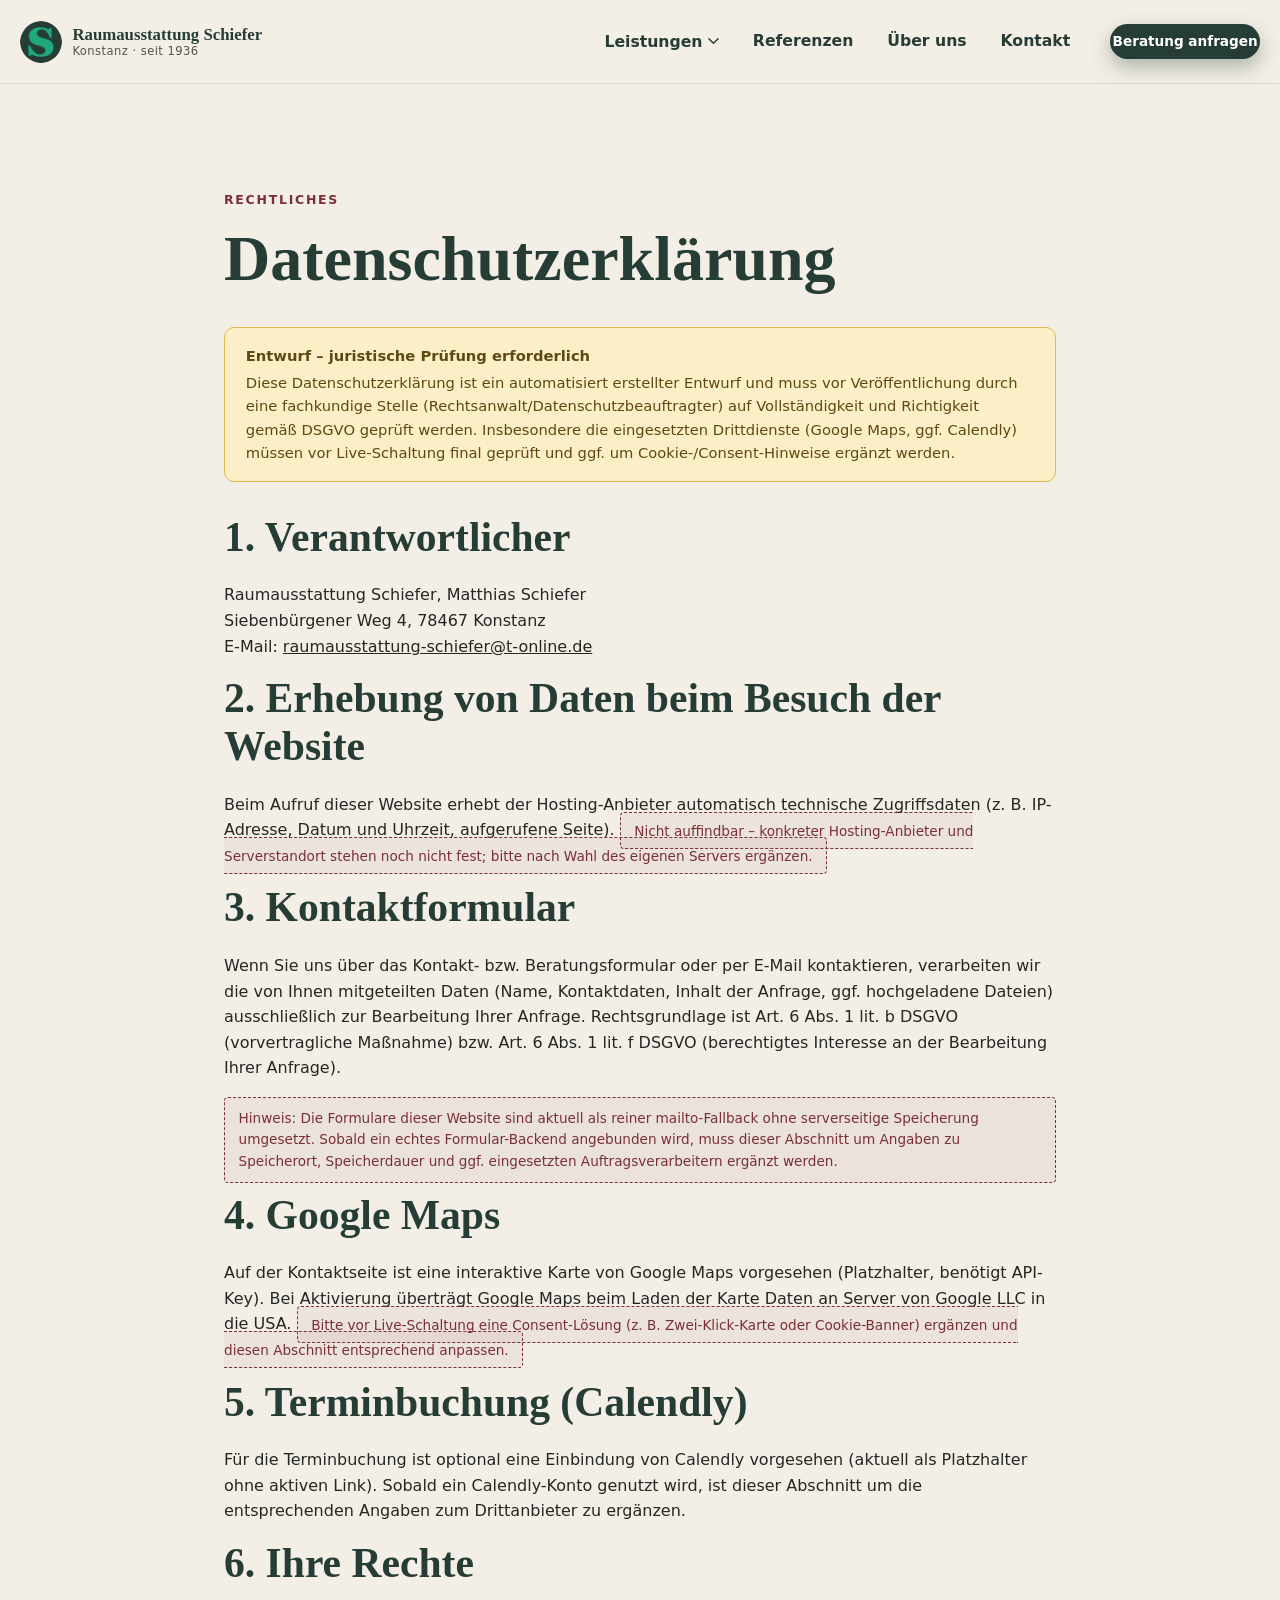
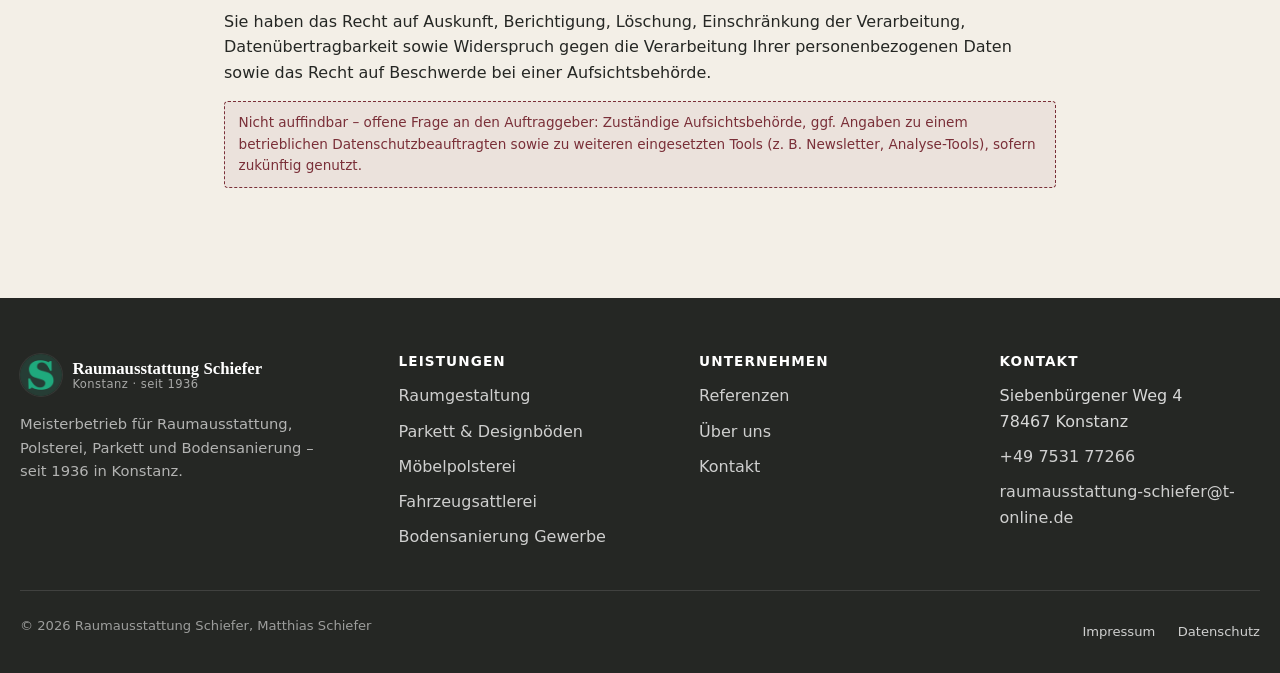
<file: datenschutz.html>
<!doctype html>
<html lang="de">
<head>
<meta charset="UTF-8">
<meta name="viewport" content="width=device-width, initial-scale=1">
<title>Datenschutzerklärung | Raumausstattung Schiefer Konstanz</title>
<meta name="description" content="Datenschutzerklärung von Raumausstattung Schiefer, Konstanz. Entwurf – juristische Prüfung erforderlich.">
<link rel="canonical" href="https://raumausstattung-schiefer.aurora-innovations.de/datenschutz.html">
<meta property="og:type" content="website">
<meta property="og:title" content="Datenschutzerklärung | Raumausstattung Schiefer Konstanz">
<meta property="og:description" content="Datenschutzerklärung von Raumausstattung Schiefer, Konstanz. Entwurf – juristische Prüfung erforderlich.">
<meta property="og:url" content="https://raumausstattung-schiefer.aurora-innovations.de/datenschutz.html">
<meta name="theme-color" content="#263D35">
<link rel="icon" href="favicon.ico" sizes="any">
<link rel="icon" href="assets/img/logo-mark-192.png" type="image/png" sizes="192x192">
<link rel="apple-touch-icon" href="assets/img/apple-touch-icon.png">
<link rel="manifest" href="site.webmanifest">
<link rel="stylesheet" href="css/style.css">
</head>
<body>
<a class="skip-link" href="#main">Zum Inhalt springen</a>

<header class="site-header">
  <div class="container">
    <a class="brand" href="index.html" aria-label="Raumausstattung Schiefer – Startseite">
      <img class="brand-mark" src="assets/img/logo-mark-96.png" width="42" height="42" alt="" aria-hidden="true">
      <span class="brand-text"><strong>Raumausstattung Schiefer</strong><span>Konstanz · seit 1936</span></span>
    </a>
    <nav class="main-nav" id="primary-navigation" data-open="false" aria-label="Hauptnavigation">
      <div class="nav-inner">
        <ul>
          <li class="nav-dropdown" data-open="false">
            <button type="button" class="nav-dropdown-toggle" aria-expanded="false" aria-controls="leistungen-panel">
              Leistungen
              <svg viewBox="0 0 12 8" aria-hidden="true"><path d="M1 1l5 5 5-5" fill="none" stroke="currentColor" stroke-width="1.6" stroke-linecap="round" stroke-linejoin="round"/></svg>
            </button>
            <ul class="nav-dropdown-panel" id="leistungen-panel">
              <li><a href="raumgestaltung.html">Raumgestaltung</a></li>
              <li><a href="parkett-designboeden.html">Parkett &amp; Designböden</a></li>
              <li><a href="moebelpolsterei.html">Möbelpolsterei</a></li>
              <li><a href="fahrzeugsattlerei.html">Fahrzeugsattlerei</a></li>
              <li><a href="bodensanierung-gewerbe.html">Bodensanierung für Gewerbe</a></li>
            </ul>
          </li>
          <li><a href="referenzen.html">Referenzen</a></li>
          <li><a href="ueber-uns.html">Über uns</a></li>
          <li><a href="kontakt.html">Kontakt</a></li>
        </ul>
        <div class="nav-cta"><a class="btn btn-primary" href="kontakt.html">Beratung anfragen</a></div>
      </div>
    </nav>
    <button type="button" class="nav-toggle" aria-expanded="false" aria-controls="primary-navigation" aria-label="Menü öffnen"><span></span></button>
  </div>
</header>

<main id="main">

  <section>
    <div class="container" style="max-width:52rem;">
      <span class="eyebrow">Rechtliches</span>
      <h1>Datenschutzerklärung</h1>
      <div class="legal-notice">
        <strong>Entwurf – juristische Prüfung erforderlich</strong>
        Diese Datenschutzerklärung ist ein automatisiert erstellter Entwurf und muss vor Veröffentlichung durch eine fachkundige Stelle (Rechtsanwalt/Datenschutzbeauftragter) auf Vollständigkeit und Richtigkeit gemäß DSGVO geprüft werden. Insbesondere die eingesetzten Drittdienste (Google Maps, ggf. Calendly) müssen vor Live-Schaltung final geprüft und ggf. um Cookie-/Consent-Hinweise ergänzt werden.
      </div>

      <h2>1. Verantwortlicher</h2>
      <p>
        Raumausstattung Schiefer, Matthias Schiefer<br>
        Siebenbürgener Weg 4, 78467 Konstanz<br>
        E-Mail: <a href="mailto:raumausstattung-schiefer@t-online.de">raumausstattung-schiefer@t-online.de</a>
      </p>

      <h2>2. Erhebung von Daten beim Besuch der Website</h2>
      <p>Beim Aufruf dieser Website erhebt der Hosting-Anbieter automatisch technische Zugriffsdaten (z. B. IP-Adresse, Datum und Uhrzeit, aufgerufene Seite). <span class="open-question" style="display:inline;">Nicht auffindbar – konkreter Hosting-Anbieter und Serverstandort stehen noch nicht fest; bitte nach Wahl des eigenen Servers ergänzen.</span></p>

      <h2>3. Kontaktformular</h2>
      <p>Wenn Sie uns über das Kontakt- bzw. Beratungsformular oder per E-Mail kontaktieren, verarbeiten wir die von Ihnen mitgeteilten Daten (Name, Kontaktdaten, Inhalt der Anfrage, ggf. hochgeladene Dateien) ausschließlich zur Bearbeitung Ihrer Anfrage. Rechtsgrundlage ist Art. 6 Abs. 1 lit. b DSGVO (vorvertragliche Maßnahme) bzw. Art. 6 Abs. 1 lit. f DSGVO (berechtigtes Interesse an der Bearbeitung Ihrer Anfrage).</p>
      <p class="open-question">Hinweis: Die Formulare dieser Website sind aktuell als reiner mailto-Fallback ohne serverseitige Speicherung umgesetzt. Sobald ein echtes Formular-Backend angebunden wird, muss dieser Abschnitt um Angaben zu Speicherort, Speicherdauer und ggf. eingesetzten Auftragsverarbeitern ergänzt werden.</p>

      <h2>4. Google Maps</h2>
      <p>Auf der Kontaktseite ist eine interaktive Karte von Google Maps vorgesehen (Platzhalter, benötigt API-Key). Bei Aktivierung überträgt Google Maps beim Laden der Karte Daten an Server von Google LLC in die USA. <span class="open-question" style="display:inline;">Bitte vor Live-Schaltung eine Consent-Lösung (z. B. Zwei-Klick-Karte oder Cookie-Banner) ergänzen und diesen Abschnitt entsprechend anpassen.</span></p>

      <h2>5. Terminbuchung (Calendly)</h2>
      <p>Für die Terminbuchung ist optional eine Einbindung von Calendly vorgesehen (aktuell als Platzhalter ohne aktiven Link). Sobald ein Calendly-Konto genutzt wird, ist dieser Abschnitt um die entsprechenden Angaben zum Drittanbieter zu ergänzen.</p>

      <h2>6. Ihre Rechte</h2>
      <p>Sie haben das Recht auf Auskunft, Berichtigung, Löschung, Einschränkung der Verarbeitung, Datenübertragbarkeit sowie Widerspruch gegen die Verarbeitung Ihrer personenbezogenen Daten sowie das Recht auf Beschwerde bei einer Aufsichtsbehörde.</p>

      <div class="open-question">
        Nicht auffindbar – offene Frage an den Auftraggeber: Zuständige Aufsichtsbehörde, ggf. Angaben zu einem betrieblichen Datenschutzbeauftragten sowie zu weiteren eingesetzten Tools (z. B. Newsletter, Analyse-Tools), sofern zukünftig genutzt.
      </div>
    </div>
  </section>

</main>

<footer class="site-footer">
  <div class="container">
    <div class="footer-grid">
      <div class="footer-brand">
        <a class="brand" href="index.html" style="margin-bottom:1rem;">
          <img class="brand-mark" src="assets/img/logo-mark-96.png" width="42" height="42" alt="" aria-hidden="true">
          <span class="brand-text"><strong style="color:#fff;">Raumausstattung Schiefer</strong><span style="color:rgba(255,255,255,0.6);">Konstanz · seit 1936</span></span>
        </a>
        <p>Meisterbetrieb für Raumausstattung, Polsterei, Parkett und Bodensanierung – seit 1936 in Konstanz.</p>
      </div>
      <div>
        <h4>Leistungen</h4>
        <ul>
          <li><a href="raumgestaltung.html">Raumgestaltung</a></li>
          <li><a href="parkett-designboeden.html">Parkett &amp; Designböden</a></li>
          <li><a href="moebelpolsterei.html">Möbelpolsterei</a></li>
          <li><a href="fahrzeugsattlerei.html">Fahrzeugsattlerei</a></li>
          <li><a href="bodensanierung-gewerbe.html">Bodensanierung Gewerbe</a></li>
        </ul>
      </div>
      <div>
        <h4>Unternehmen</h4>
        <ul>
          <li><a href="referenzen.html">Referenzen</a></li>
          <li><a href="ueber-uns.html">Über uns</a></li>
          <li><a href="kontakt.html">Kontakt</a></li>
        </ul>
      </div>
      <div>
        <h4>Kontakt</h4>
        <ul>
          <li>Siebenbürgener Weg 4<br>78467 Konstanz</li>
          <li><a href="tel:+4975317 7266">+49 7531 77266</a></li>
          <li><a href="mailto:raumausstattung-schiefer@t-online.de">raumausstattung-schiefer@t-online.de</a></li>
        </ul>
      </div>
    </div>
    <div class="footer-bottom">
      <p>&copy; <span data-current-year>2026</span> Raumausstattung Schiefer, Matthias Schiefer</p>
      <ul>
        <li><a href="impressum.html">Impressum</a></li>
        <li><a href="datenschutz.html">Datenschutz</a></li>
      </ul>
    </div>
  </div>
</footer>

<script src="js/main.js"></script>
</body>
</html>
</file>
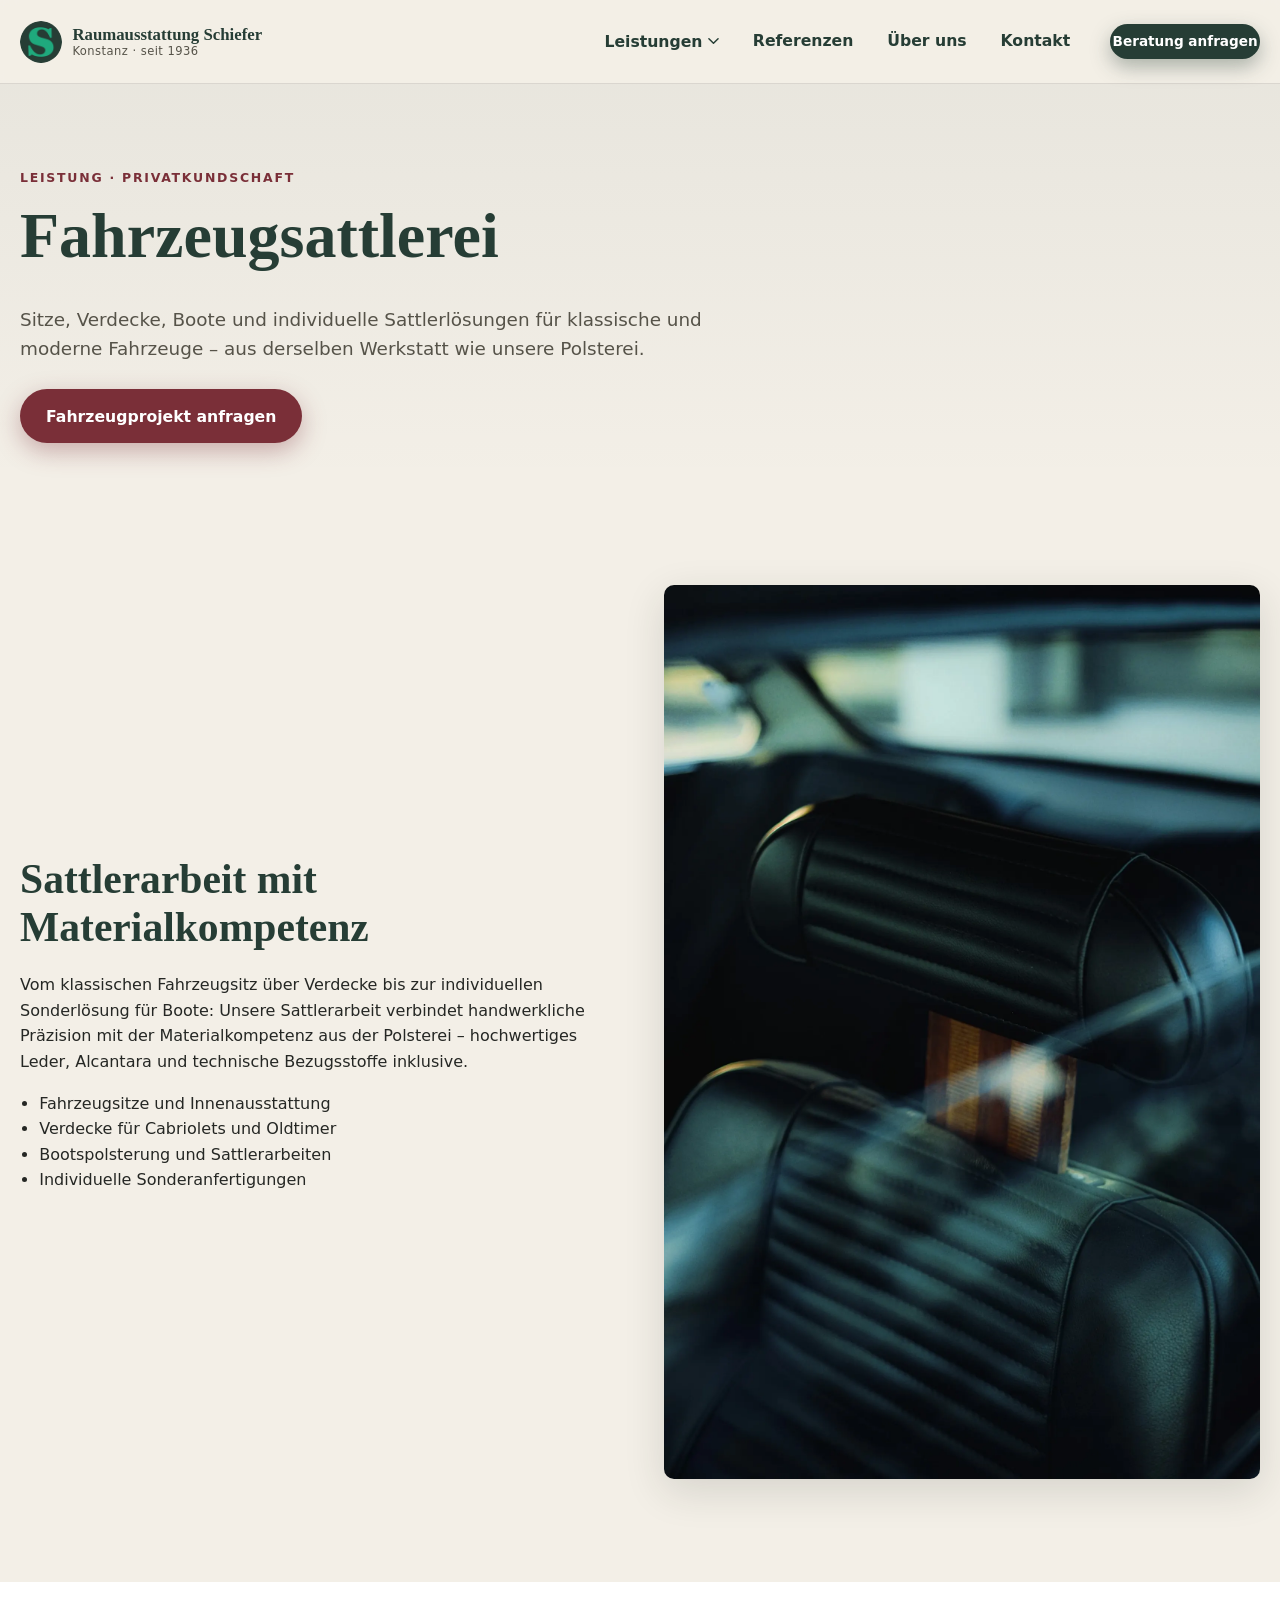
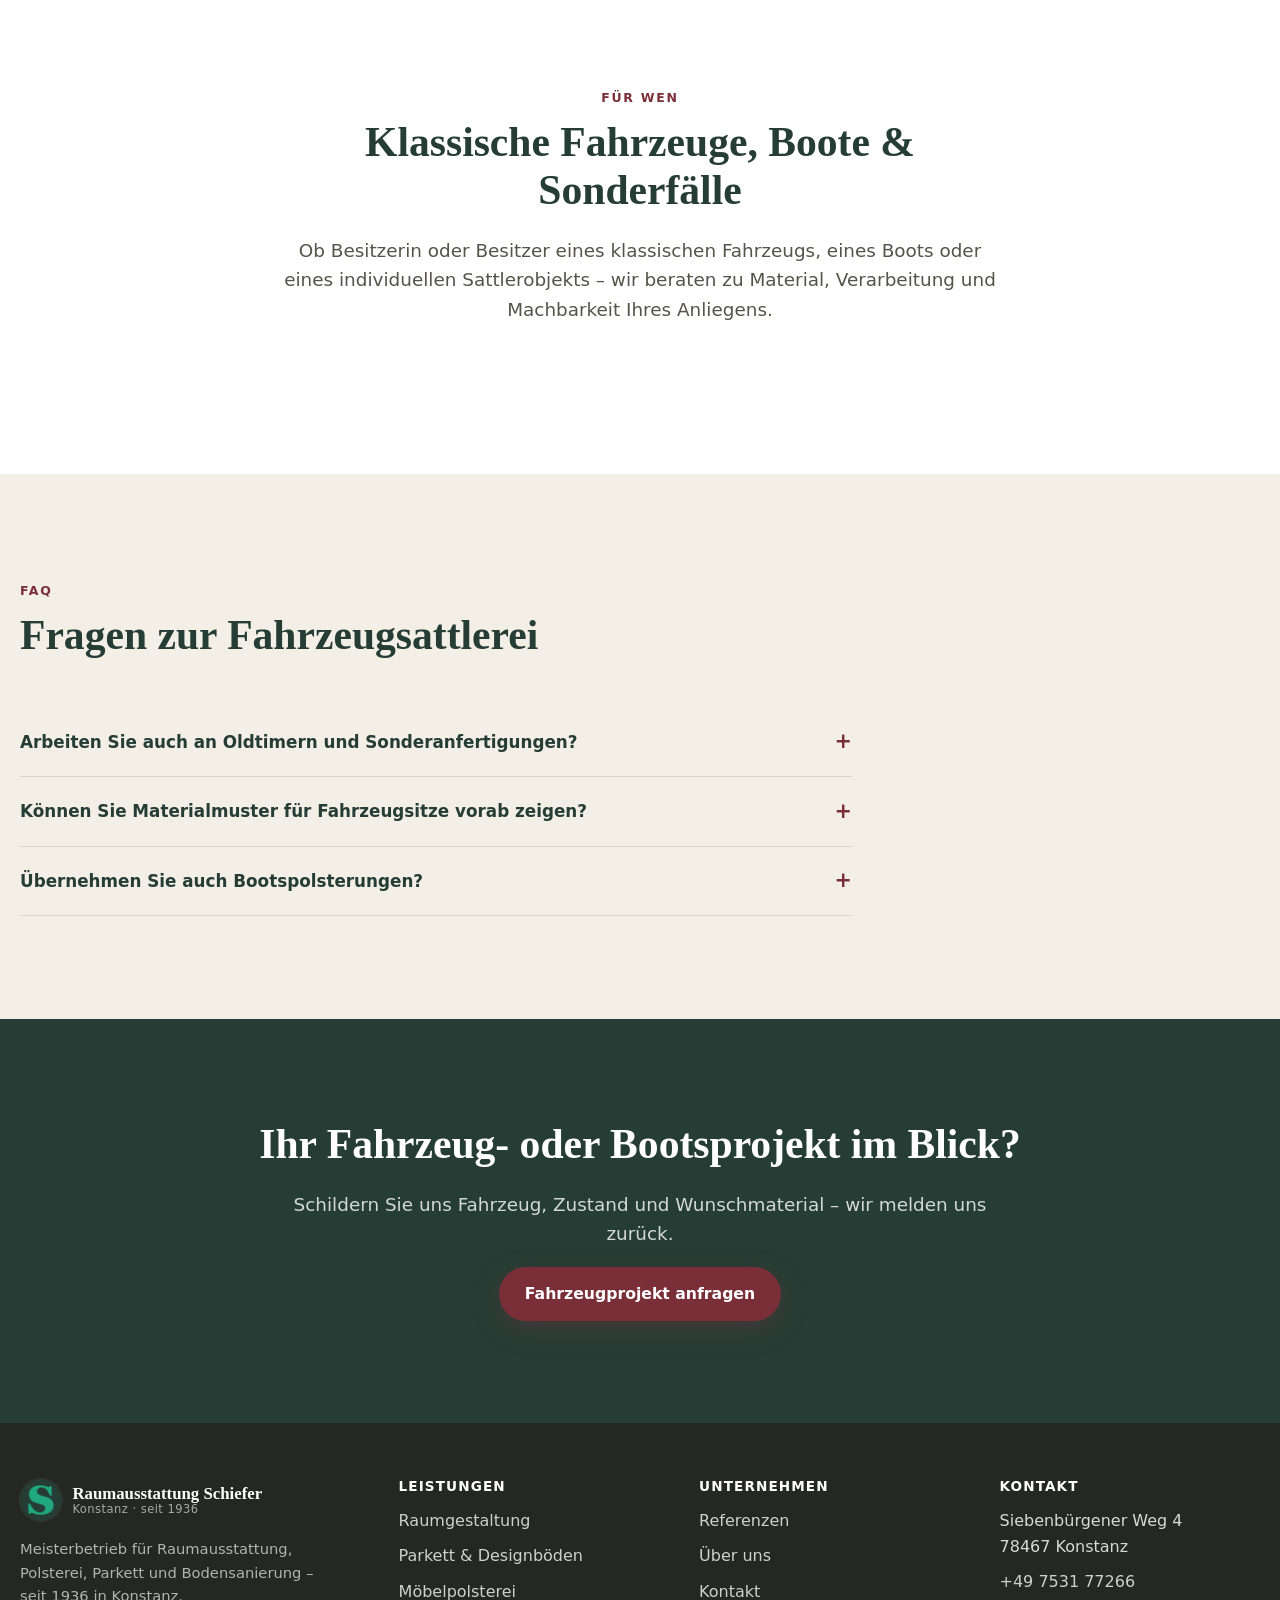
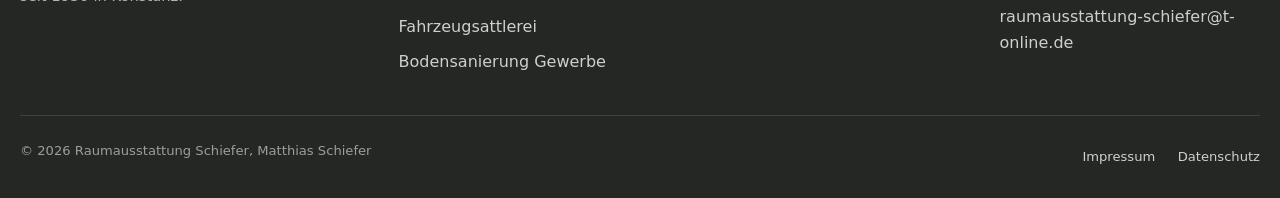
<file: fahrzeugsattlerei.html>
<!doctype html>
<html lang="de">
<head>
<meta charset="UTF-8">
<meta name="viewport" content="width=device-width, initial-scale=1">
<title>Fahrzeugsattlerei Konstanz | Sitze, Verdecke & Boote | Raumausstattung Schiefer</title>
<meta name="description" content="Fahrzeugsattlerei in Konstanz: Sitze, Verdecke, Bootspolsterung und individuelle Sattlerlösungen für klassische und moderne Fahrzeuge.">
<link rel="canonical" href="https://raumausstattung-schiefer.aurora-innovations.de/fahrzeugsattlerei.html">
<meta property="og:type" content="website">
<meta property="og:title" content="Fahrzeugsattlerei Konstanz | Sitze, Verdecke & Boote | Raumausstattung Schiefer">
<meta property="og:description" content="Fahrzeugsattlerei in Konstanz: Sitze, Verdecke, Bootspolsterung und individuelle Sattlerlösungen für klassische und moderne Fahrzeuge.">
<meta property="og:url" content="https://raumausstattung-schiefer.aurora-innovations.de/fahrzeugsattlerei.html">
<meta name="theme-color" content="#263D35">
<link rel="icon" href="favicon.ico" sizes="any">
<link rel="icon" href="assets/img/logo-mark-192.png" type="image/png" sizes="192x192">
<link rel="apple-touch-icon" href="assets/img/apple-touch-icon.png">
<link rel="manifest" href="site.webmanifest">
<link rel="stylesheet" href="css/style.css">
</head>
<body>
<a class="skip-link" href="#main">Zum Inhalt springen</a>

<header class="site-header">
  <div class="container">
    <a class="brand" href="index.html" aria-label="Raumausstattung Schiefer – Startseite">
      <img class="brand-mark" src="assets/img/logo-mark-96.png" width="42" height="42" alt="" aria-hidden="true">
      <span class="brand-text"><strong>Raumausstattung Schiefer</strong><span>Konstanz · seit 1936</span></span>
    </a>
    <nav class="main-nav" id="primary-navigation" data-open="false" aria-label="Hauptnavigation">
      <div class="nav-inner">
        <ul>
          <li class="nav-dropdown" data-open="false">
            <button type="button" class="nav-dropdown-toggle" aria-expanded="false" aria-controls="leistungen-panel" aria-current="page">
              Leistungen
              <svg viewBox="0 0 12 8" aria-hidden="true"><path d="M1 1l5 5 5-5" fill="none" stroke="currentColor" stroke-width="1.6" stroke-linecap="round" stroke-linejoin="round"/></svg>
            </button>
            <ul class="nav-dropdown-panel" id="leistungen-panel">
              <li><a href="raumgestaltung.html">Raumgestaltung</a></li>
              <li><a href="parkett-designboeden.html">Parkett &amp; Designböden</a></li>
              <li><a href="moebelpolsterei.html">Möbelpolsterei</a></li>
              <li><a href="fahrzeugsattlerei.html" aria-current="page">Fahrzeugsattlerei</a></li>
              <li><a href="bodensanierung-gewerbe.html">Bodensanierung für Gewerbe</a></li>
            </ul>
          </li>
          <li><a href="referenzen.html">Referenzen</a></li>
          <li><a href="ueber-uns.html">Über uns</a></li>
          <li><a href="kontakt.html">Kontakt</a></li>
        </ul>
        <div class="nav-cta"><a class="btn btn-primary" href="kontakt.html">Beratung anfragen</a></div>
      </div>
    </nav>
    <button type="button" class="nav-toggle" aria-expanded="false" aria-controls="primary-navigation" aria-label="Menü öffnen"><span></span></button>
  </div>
</header>

<main id="main">

  <section class="page-hero">
    <div class="container">
      <span class="eyebrow">Leistung · Privatkundschaft</span>
      <h1>Fahrzeugsattlerei</h1>
      <p class="lede">Sitze, Verdecke, Boote und individuelle Sattlerlösungen für klassische und moderne Fahrzeuge – aus derselben Werkstatt wie unsere Polsterei.</p>
      <div class="hero-actions" style="margin-top:1.6rem;">
        <a class="btn btn-primary" href="kontakt.html">Fahrzeugprojekt anfragen</a>
      </div>
    </div>
  </section>

  <section>
    <div class="container two-col-media reverse">
      <div>
        <h2>Sattlerarbeit mit Materialkompetenz</h2>
        <p>Vom klassischen Fahrzeugsitz über Verdecke bis zur individuellen Sonderlösung für Boote: Unsere Sattlerarbeit verbindet handwerkliche Präzision mit der Materialkompetenz aus der Polsterei – hochwertiges Leder, Alcantara und technische Bezugsstoffe inklusive.</p>
        <ul>
          <li>Fahrzeugsitze und Innenausstattung</li>
          <li>Verdecke für Cabriolets und Oldtimer</li>
          <li>Bootspolsterung und Sattlerarbeiten</li>
          <li>Individuelle Sonderanfertigungen</li>
        </ul>
      </div>
      <div class="media-col">
        <img src="assets/img/fahrzeugsattlerei-leder.webp" alt="Detailaufnahme eines Leder-Fahrzeugsitzes mit Holzintarsie" width="1600" height="2400" loading="lazy">
      </div>
    </div>
  </section>

  <section class="band-alt">
    <div class="container">
      <div class="section-head center">
        <span class="eyebrow">Für wen</span>
        <h2>Klassische Fahrzeuge, Boote &amp; Sonderfälle</h2>
        <p class="lede" style="margin-inline:auto;">Ob Besitzerin oder Besitzer eines klassischen Fahrzeugs, eines Boots oder eines individuellen Sattlerobjekts – wir beraten zu Material, Verarbeitung und Machbarkeit Ihres Anliegens.</p>
      </div>
    </div>
  </section>

  <section>
    <div class="container">
      <div class="section-head">
        <span class="eyebrow">FAQ</span>
        <h2>Fragen zur Fahrzeugsattlerei</h2>
      </div>
      <div class="faq-list">
        <details class="faq-item">
          <summary>Arbeiten Sie auch an Oldtimern und Sonderanfertigungen?<span class="plus" aria-hidden="true">+</span></summary>
          <p>Ja, individuelle Reparatur- und Sonderlösungen für klassische Fahrzeuge gehören zu unserem Leistungsspektrum.</p>
        </details>
        <details class="faq-item">
          <summary>Können Sie Materialmuster für Fahrzeugsitze vorab zeigen?<span class="plus" aria-hidden="true">+</span></summary>
          <p>Ja, zur Beratung stehen Leder- und Stoffmuster zur Verfügung, damit Sie Farbe und Haptik direkt beurteilen können.</p>
        </details>
        <details class="faq-item">
          <summary>Übernehmen Sie auch Bootspolsterungen?<span class="plus" aria-hidden="true">+</span></summary>
          <p>Ja, Sattlerarbeiten für Boote gehören ebenfalls zu unserem Angebot.</p>
        </details>
      </div>
    </div>
  </section>

  <section class="band text-center">
    <div class="container">
      <h2>Ihr Fahrzeug- oder Bootsprojekt im Blick?</h2>
      <p class="lede" style="margin-inline:auto;">Schildern Sie uns Fahrzeug, Zustand und Wunschmaterial – wir melden uns zurück.</p>
      <a class="btn btn-primary" href="kontakt.html">Fahrzeugprojekt anfragen</a>
    </div>
  </section>

</main>

<footer class="site-footer">
  <div class="container">
    <div class="footer-grid">
      <div class="footer-brand">
        <a class="brand" href="index.html" style="margin-bottom:1rem;">
          <img class="brand-mark" src="assets/img/logo-mark-96.png" width="42" height="42" alt="" aria-hidden="true">
          <span class="brand-text"><strong style="color:#fff;">Raumausstattung Schiefer</strong><span style="color:rgba(255,255,255,0.6);">Konstanz · seit 1936</span></span>
        </a>
        <p>Meisterbetrieb für Raumausstattung, Polsterei, Parkett und Bodensanierung – seit 1936 in Konstanz.</p>
      </div>
      <div>
        <h4>Leistungen</h4>
        <ul>
          <li><a href="raumgestaltung.html">Raumgestaltung</a></li>
          <li><a href="parkett-designboeden.html">Parkett &amp; Designböden</a></li>
          <li><a href="moebelpolsterei.html">Möbelpolsterei</a></li>
          <li><a href="fahrzeugsattlerei.html">Fahrzeugsattlerei</a></li>
          <li><a href="bodensanierung-gewerbe.html">Bodensanierung Gewerbe</a></li>
        </ul>
      </div>
      <div>
        <h4>Unternehmen</h4>
        <ul>
          <li><a href="referenzen.html">Referenzen</a></li>
          <li><a href="ueber-uns.html">Über uns</a></li>
          <li><a href="kontakt.html">Kontakt</a></li>
        </ul>
      </div>
      <div>
        <h4>Kontakt</h4>
        <ul>
          <li>Siebenbürgener Weg 4<br>78467 Konstanz</li>
          <li><a href="tel:+4975317 7266">+49 7531 77266</a></li>
          <li><a href="mailto:raumausstattung-schiefer@t-online.de">raumausstattung-schiefer@t-online.de</a></li>
        </ul>
      </div>
    </div>
    <div class="footer-bottom">
      <p>&copy; <span data-current-year>2026</span> Raumausstattung Schiefer, Matthias Schiefer</p>
      <ul>
        <li><a href="impressum.html">Impressum</a></li>
        <li><a href="datenschutz.html">Datenschutz</a></li>
      </ul>
    </div>
  </div>
</footer>

<script src="js/main.js"></script>
</body>
</html>
</file>
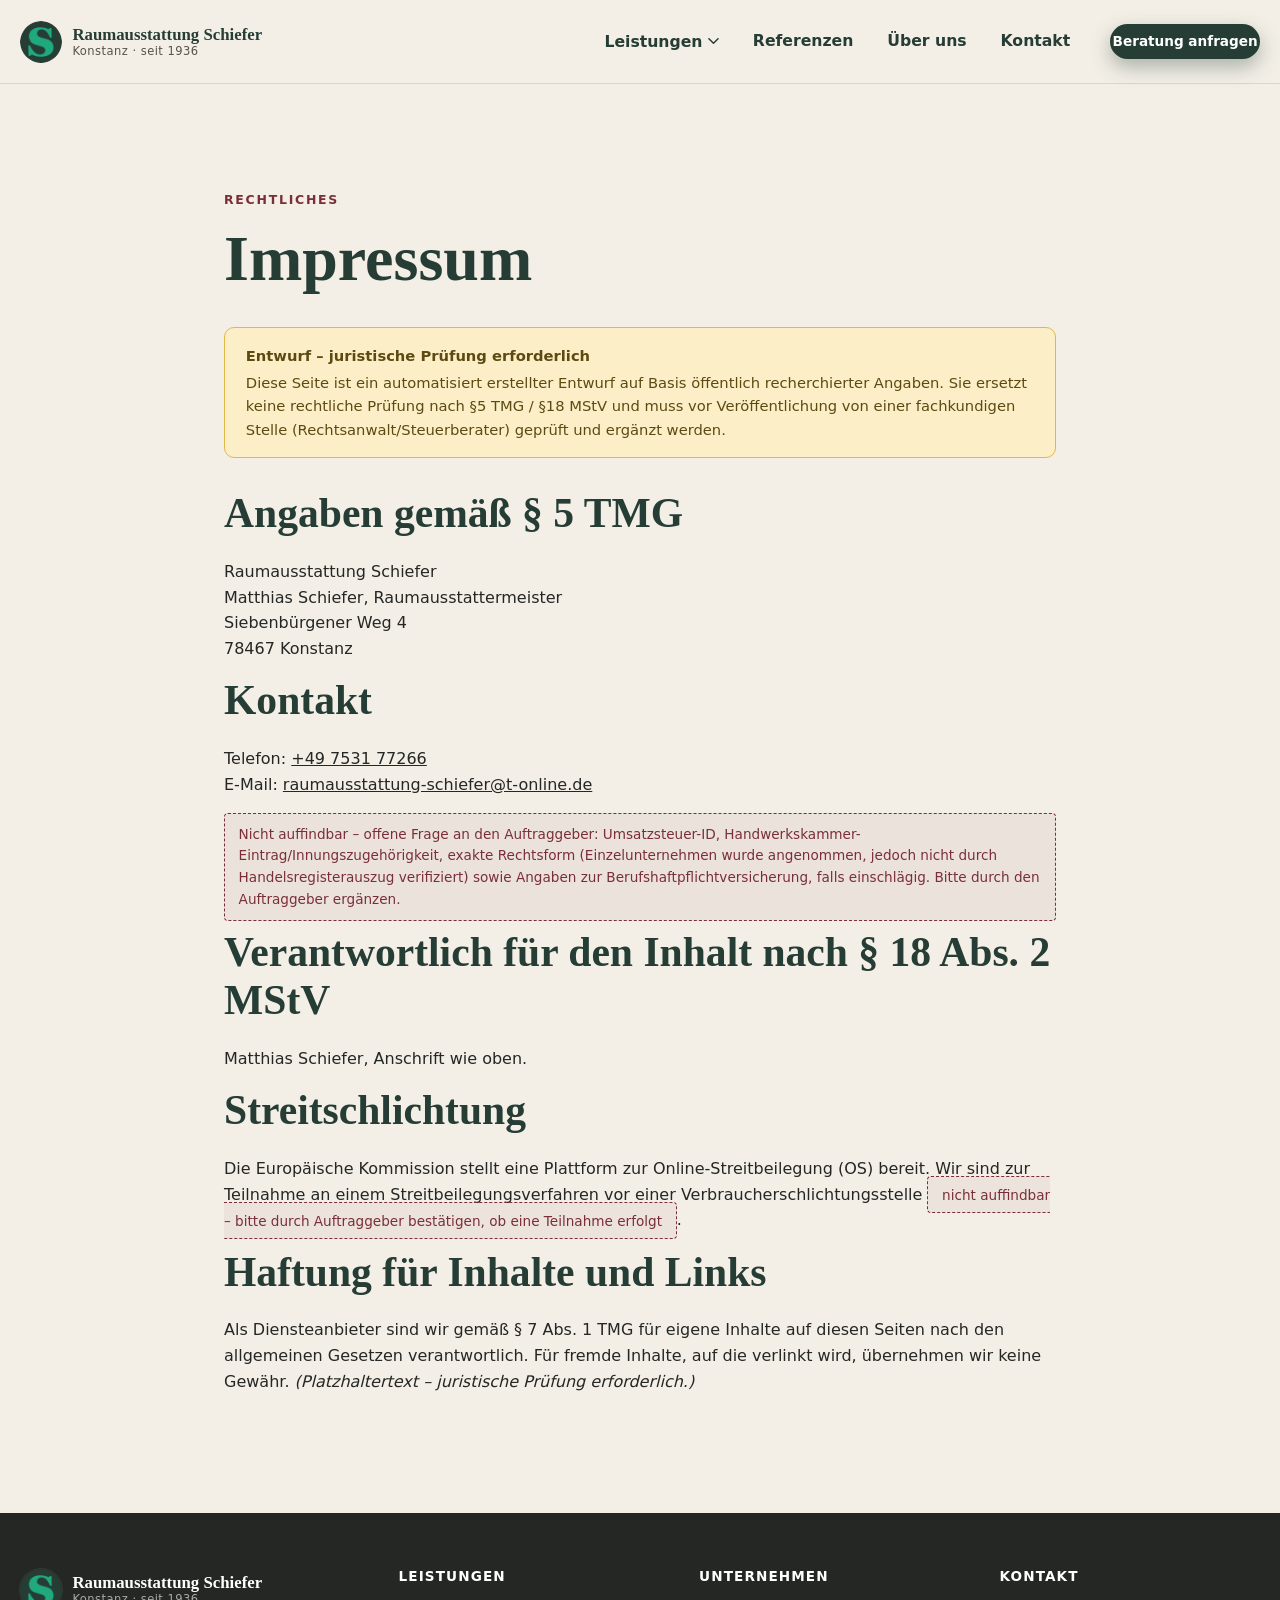
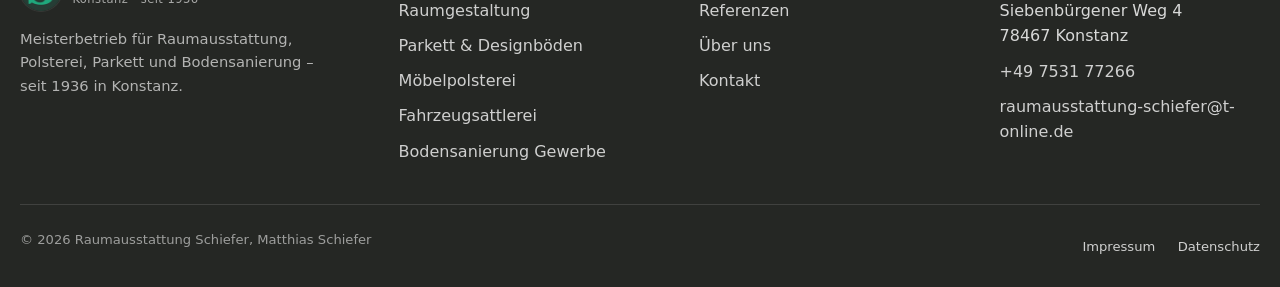
<file: impressum.html>
<!doctype html>
<html lang="de">
<head>
<meta charset="UTF-8">
<meta name="viewport" content="width=device-width, initial-scale=1">
<title>Impressum | Raumausstattung Schiefer Konstanz</title>
<meta name="description" content="Impressum von Raumausstattung Schiefer, Konstanz. Entwurf – juristische Prüfung erforderlich.">
<link rel="canonical" href="https://raumausstattung-schiefer.aurora-innovations.de/impressum.html">
<meta property="og:type" content="website">
<meta property="og:title" content="Impressum | Raumausstattung Schiefer Konstanz">
<meta property="og:description" content="Impressum von Raumausstattung Schiefer, Konstanz. Entwurf – juristische Prüfung erforderlich.">
<meta property="og:url" content="https://raumausstattung-schiefer.aurora-innovations.de/impressum.html">
<meta name="theme-color" content="#263D35">
<link rel="icon" href="favicon.ico" sizes="any">
<link rel="icon" href="assets/img/logo-mark-192.png" type="image/png" sizes="192x192">
<link rel="apple-touch-icon" href="assets/img/apple-touch-icon.png">
<link rel="manifest" href="site.webmanifest">
<link rel="stylesheet" href="css/style.css">
</head>
<body>
<a class="skip-link" href="#main">Zum Inhalt springen</a>

<header class="site-header">
  <div class="container">
    <a class="brand" href="index.html" aria-label="Raumausstattung Schiefer – Startseite">
      <img class="brand-mark" src="assets/img/logo-mark-96.png" width="42" height="42" alt="" aria-hidden="true">
      <span class="brand-text"><strong>Raumausstattung Schiefer</strong><span>Konstanz · seit 1936</span></span>
    </a>
    <nav class="main-nav" id="primary-navigation" data-open="false" aria-label="Hauptnavigation">
      <div class="nav-inner">
        <ul>
          <li class="nav-dropdown" data-open="false">
            <button type="button" class="nav-dropdown-toggle" aria-expanded="false" aria-controls="leistungen-panel">
              Leistungen
              <svg viewBox="0 0 12 8" aria-hidden="true"><path d="M1 1l5 5 5-5" fill="none" stroke="currentColor" stroke-width="1.6" stroke-linecap="round" stroke-linejoin="round"/></svg>
            </button>
            <ul class="nav-dropdown-panel" id="leistungen-panel">
              <li><a href="raumgestaltung.html">Raumgestaltung</a></li>
              <li><a href="parkett-designboeden.html">Parkett &amp; Designböden</a></li>
              <li><a href="moebelpolsterei.html">Möbelpolsterei</a></li>
              <li><a href="fahrzeugsattlerei.html">Fahrzeugsattlerei</a></li>
              <li><a href="bodensanierung-gewerbe.html">Bodensanierung für Gewerbe</a></li>
            </ul>
          </li>
          <li><a href="referenzen.html">Referenzen</a></li>
          <li><a href="ueber-uns.html">Über uns</a></li>
          <li><a href="kontakt.html">Kontakt</a></li>
        </ul>
        <div class="nav-cta"><a class="btn btn-primary" href="kontakt.html">Beratung anfragen</a></div>
      </div>
    </nav>
    <button type="button" class="nav-toggle" aria-expanded="false" aria-controls="primary-navigation" aria-label="Menü öffnen"><span></span></button>
  </div>
</header>

<main id="main">

  <section>
    <div class="container" style="max-width:52rem;">
      <span class="eyebrow">Rechtliches</span>
      <h1>Impressum</h1>
      <div class="legal-notice">
        <strong>Entwurf – juristische Prüfung erforderlich</strong>
        Diese Seite ist ein automatisiert erstellter Entwurf auf Basis öffentlich recherchierter Angaben. Sie ersetzt keine rechtliche Prüfung nach §5 TMG / §18 MStV und muss vor Veröffentlichung von einer fachkundigen Stelle (Rechtsanwalt/Steuerberater) geprüft und ergänzt werden.
      </div>

      <h2>Angaben gemäß § 5 TMG</h2>
      <p>
        Raumausstattung Schiefer<br>
        Matthias Schiefer, Raumausstattermeister<br>
        Siebenbürgener Weg 4<br>
        78467 Konstanz
      </p>

      <h2>Kontakt</h2>
      <p>
        Telefon: <a href="tel:+4975317 7266">+49 7531 77266</a><br>
        E-Mail: <a href="mailto:raumausstattung-schiefer@t-online.de">raumausstattung-schiefer@t-online.de</a>
      </p>

      <div class="open-question">
        Nicht auffindbar – offene Frage an den Auftraggeber: Umsatzsteuer-ID, Handwerkskammer-Eintrag/Innungszugehörigkeit, exakte Rechtsform (Einzelunternehmen wurde angenommen, jedoch nicht durch Handelsregisterauszug verifiziert) sowie Angaben zur Berufshaftpflichtversicherung, falls einschlägig. Bitte durch den Auftraggeber ergänzen.
      </div>

      <h2>Verantwortlich für den Inhalt nach § 18 Abs. 2 MStV</h2>
      <p>Matthias Schiefer, Anschrift wie oben.</p>

      <h2>Streitschlichtung</h2>
      <p>Die Europäische Kommission stellt eine Plattform zur Online-Streitbeilegung (OS) bereit. Wir sind zur Teilnahme an einem Streitbeilegungsverfahren vor einer Verbraucherschlichtungsstelle
        <span class="open-question" style="display:inline;">nicht auffindbar – bitte durch Auftraggeber bestätigen, ob eine Teilnahme erfolgt</span>.</p>

      <h2>Haftung für Inhalte und Links</h2>
      <p>Als Diensteanbieter sind wir gemäß § 7 Abs. 1 TMG für eigene Inhalte auf diesen Seiten nach den allgemeinen Gesetzen verantwortlich. Für fremde Inhalte, auf die verlinkt wird, übernehmen wir keine Gewähr. <em>(Platzhaltertext – juristische Prüfung erforderlich.)</em></p>
    </div>
  </section>

</main>

<footer class="site-footer">
  <div class="container">
    <div class="footer-grid">
      <div class="footer-brand">
        <a class="brand" href="index.html" style="margin-bottom:1rem;">
          <img class="brand-mark" src="assets/img/logo-mark-96.png" width="42" height="42" alt="" aria-hidden="true">
          <span class="brand-text"><strong style="color:#fff;">Raumausstattung Schiefer</strong><span style="color:rgba(255,255,255,0.6);">Konstanz · seit 1936</span></span>
        </a>
        <p>Meisterbetrieb für Raumausstattung, Polsterei, Parkett und Bodensanierung – seit 1936 in Konstanz.</p>
      </div>
      <div>
        <h4>Leistungen</h4>
        <ul>
          <li><a href="raumgestaltung.html">Raumgestaltung</a></li>
          <li><a href="parkett-designboeden.html">Parkett &amp; Designböden</a></li>
          <li><a href="moebelpolsterei.html">Möbelpolsterei</a></li>
          <li><a href="fahrzeugsattlerei.html">Fahrzeugsattlerei</a></li>
          <li><a href="bodensanierung-gewerbe.html">Bodensanierung Gewerbe</a></li>
        </ul>
      </div>
      <div>
        <h4>Unternehmen</h4>
        <ul>
          <li><a href="referenzen.html">Referenzen</a></li>
          <li><a href="ueber-uns.html">Über uns</a></li>
          <li><a href="kontakt.html">Kontakt</a></li>
        </ul>
      </div>
      <div>
        <h4>Kontakt</h4>
        <ul>
          <li>Siebenbürgener Weg 4<br>78467 Konstanz</li>
          <li><a href="tel:+4975317 7266">+49 7531 77266</a></li>
          <li><a href="mailto:raumausstattung-schiefer@t-online.de">raumausstattung-schiefer@t-online.de</a></li>
        </ul>
      </div>
    </div>
    <div class="footer-bottom">
      <p>&copy; <span data-current-year>2026</span> Raumausstattung Schiefer, Matthias Schiefer</p>
      <ul>
        <li><a href="impressum.html">Impressum</a></li>
        <li><a href="datenschutz.html">Datenschutz</a></li>
      </ul>
    </div>
  </div>
</footer>

<script src="js/main.js"></script>
</body>
</html>
</file>
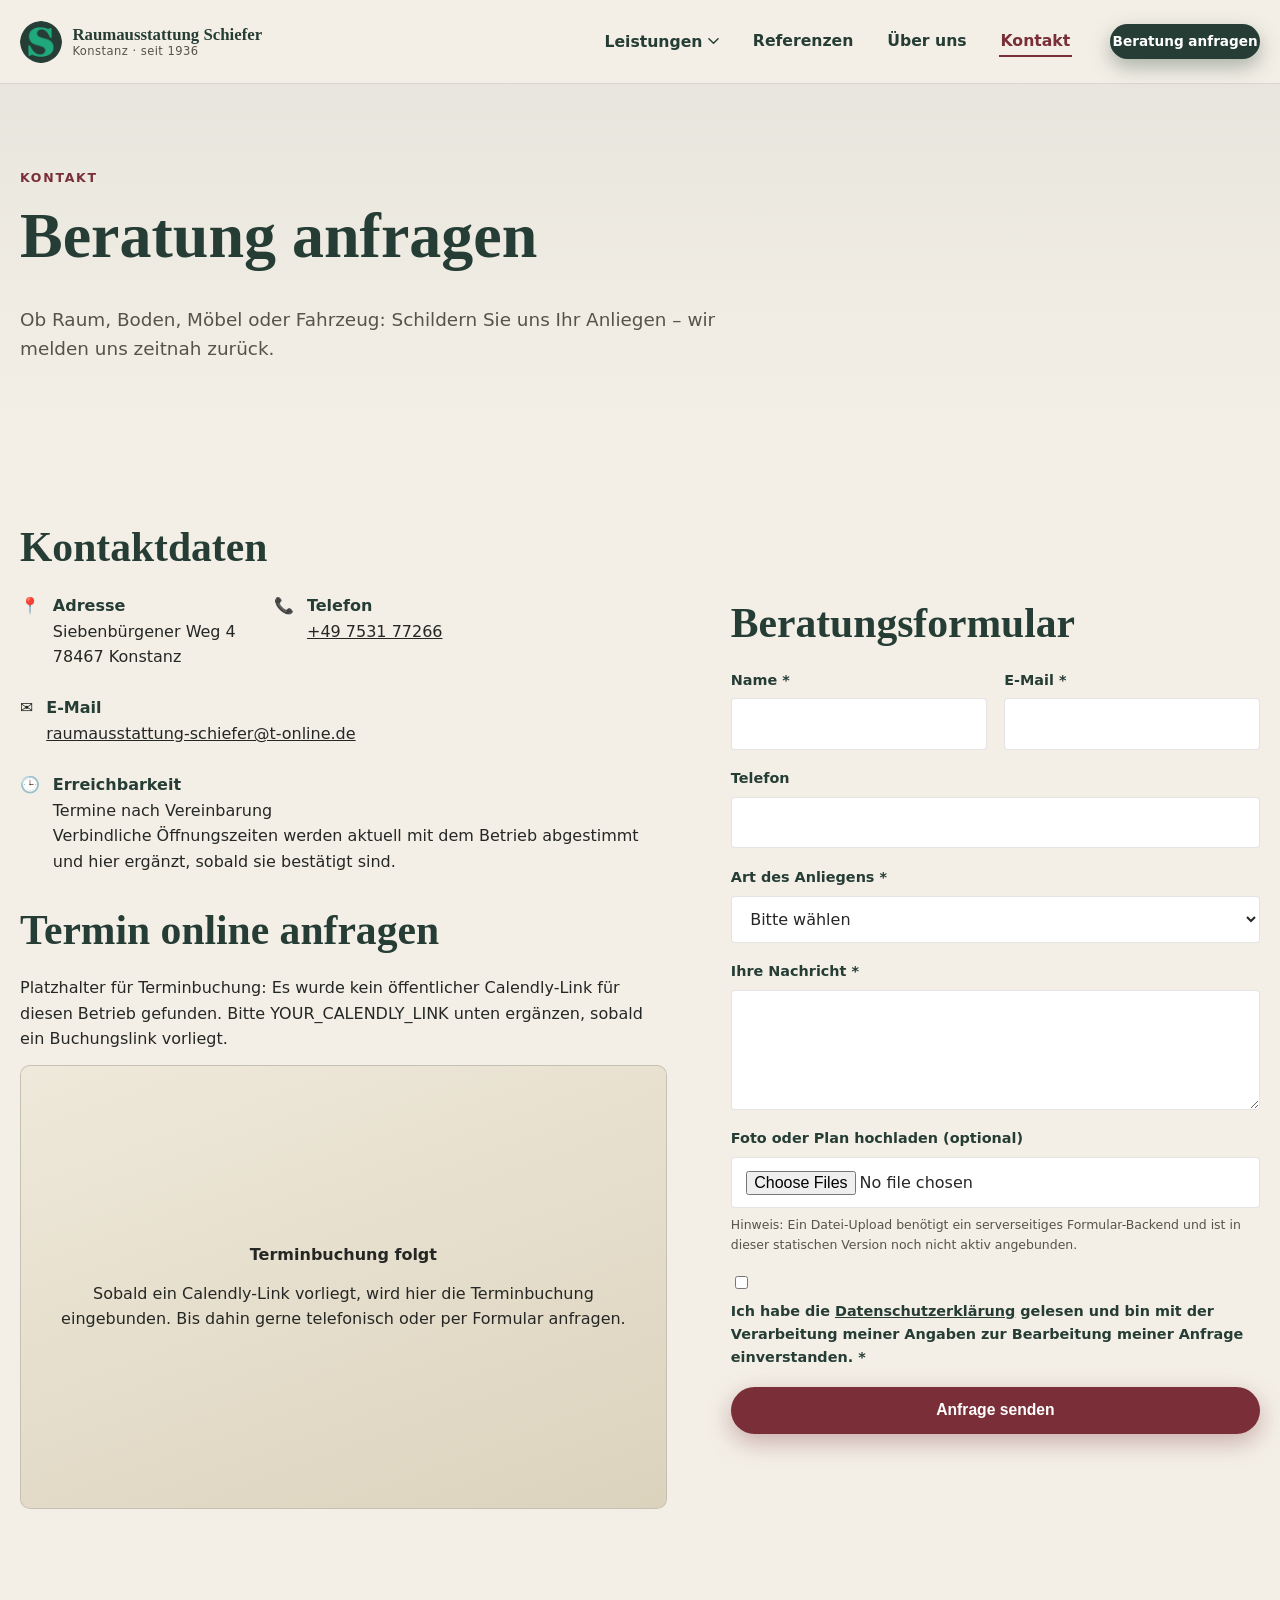
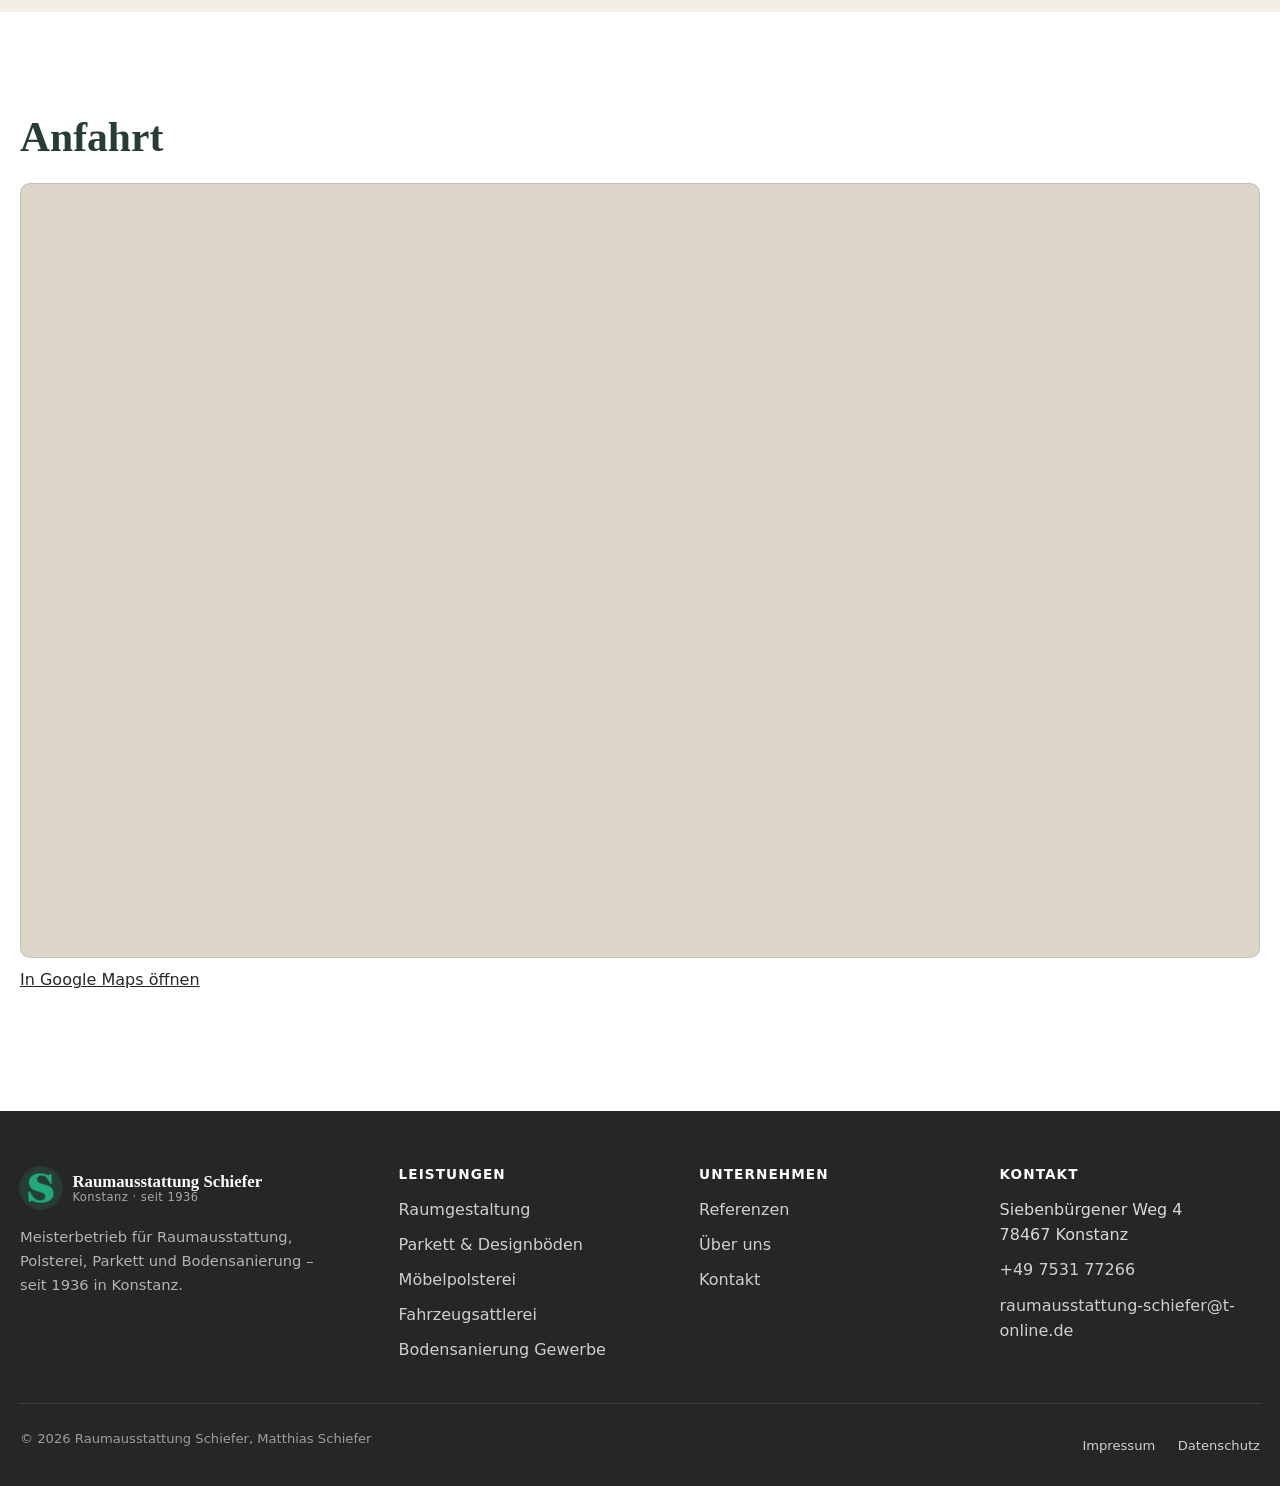
<file: kontakt.html>
<!doctype html>
<html lang="de">
<head>
<meta charset="UTF-8">
<meta name="viewport" content="width=device-width, initial-scale=1">
<title>Kontakt | Raumausstattung Schiefer Konstanz</title>
<meta name="description" content="Kontaktieren Sie Raumausstattung Schiefer in Konstanz: Telefon, E-Mail, Beratungsformular und Anfahrt.">
<link rel="canonical" href="https://raumausstattung-schiefer.aurora-innovations.de/kontakt.html">
<meta property="og:type" content="website">
<meta property="og:title" content="Kontakt | Raumausstattung Schiefer Konstanz">
<meta property="og:description" content="Kontaktieren Sie Raumausstattung Schiefer in Konstanz: Telefon, E-Mail, Beratungsformular und Anfahrt.">
<meta property="og:url" content="https://raumausstattung-schiefer.aurora-innovations.de/kontakt.html">
<meta name="theme-color" content="#263D35">
<link rel="icon" href="favicon.ico" sizes="any">
<link rel="icon" href="assets/img/logo-mark-192.png" type="image/png" sizes="192x192">
<link rel="apple-touch-icon" href="assets/img/apple-touch-icon.png">
<link rel="manifest" href="site.webmanifest">
<link rel="stylesheet" href="css/style.css">
</head>
<body>
<a class="skip-link" href="#main">Zum Inhalt springen</a>

<header class="site-header">
  <div class="container">
    <a class="brand" href="index.html" aria-label="Raumausstattung Schiefer – Startseite">
      <img class="brand-mark" src="assets/img/logo-mark-96.png" width="42" height="42" alt="" aria-hidden="true">
      <span class="brand-text"><strong>Raumausstattung Schiefer</strong><span>Konstanz · seit 1936</span></span>
    </a>
    <nav class="main-nav" id="primary-navigation" data-open="false" aria-label="Hauptnavigation">
      <div class="nav-inner">
        <ul>
          <li class="nav-dropdown" data-open="false">
            <button type="button" class="nav-dropdown-toggle" aria-expanded="false" aria-controls="leistungen-panel">
              Leistungen
              <svg viewBox="0 0 12 8" aria-hidden="true"><path d="M1 1l5 5 5-5" fill="none" stroke="currentColor" stroke-width="1.6" stroke-linecap="round" stroke-linejoin="round"/></svg>
            </button>
            <ul class="nav-dropdown-panel" id="leistungen-panel">
              <li><a href="raumgestaltung.html">Raumgestaltung</a></li>
              <li><a href="parkett-designboeden.html">Parkett &amp; Designböden</a></li>
              <li><a href="moebelpolsterei.html">Möbelpolsterei</a></li>
              <li><a href="fahrzeugsattlerei.html">Fahrzeugsattlerei</a></li>
              <li><a href="bodensanierung-gewerbe.html">Bodensanierung für Gewerbe</a></li>
            </ul>
          </li>
          <li><a href="referenzen.html">Referenzen</a></li>
          <li><a href="ueber-uns.html">Über uns</a></li>
          <li><a href="kontakt.html" aria-current="page">Kontakt</a></li>
        </ul>
        <div class="nav-cta"><a class="btn btn-primary" href="kontakt.html">Beratung anfragen</a></div>
      </div>
    </nav>
    <button type="button" class="nav-toggle" aria-expanded="false" aria-controls="primary-navigation" aria-label="Menü öffnen"><span></span></button>
  </div>
</header>

<main id="main">

  <section class="page-hero">
    <div class="container">
      <span class="eyebrow">Kontakt</span>
      <h1>Beratung anfragen</h1>
      <p class="lede">Ob Raum, Boden, Möbel oder Fahrzeug: Schildern Sie uns Ihr Anliegen – wir melden uns zeitnah zurück.</p>
    </div>
  </section>

  <section>
    <div class="container grid-2">
      <div>
        <h2>Kontaktdaten</h2>
        <div class="contact-strip" style="margin-bottom:2rem;">
          <div class="item">
            <span aria-hidden="true">📍</span>
            <div><strong>Adresse</strong>Siebenbürgener Weg 4<br>78467 Konstanz</div>
          </div>
          <div class="item">
            <span aria-hidden="true">📞</span>
            <div><strong>Telefon</strong><a href="tel:+4975317 7266">+49 7531 77266</a></div>
          </div>
          <div class="item">
            <span aria-hidden="true">✉️</span>
            <div><strong>E-Mail</strong><a href="mailto:raumausstattung-schiefer@t-online.de">raumausstattung-schiefer@t-online.de</a></div>
          </div>
          <div class="item">
            <span aria-hidden="true">🕒</span>
            <div><strong>Erreichbarkeit</strong>Termine nach Vereinbarung<br>
              <span class="hint">Verbindliche Öffnungszeiten werden aktuell mit dem Betrieb abgestimmt und hier ergänzt, sobald sie bestätigt sind.</span>
            </div>
          </div>
        </div>

        <h2>Termin online anfragen</h2>
        <p class="hint" style="display:block;margin-bottom:0.8rem;">Platzhalter für Terminbuchung: Es wurde kein öffentlicher Calendly-Link für diesen Betrieb gefunden. Bitte YOUR_CALENDLY_LINK unten ergänzen, sobald ein Buchungslink vorliegt.</p>
        <div class="map-frame" style="aspect-ratio:16/11;">
          <!-- Calendly-Einbindung: PLATZHALTER
               <div class="calendly-inline-widget" data-url="https://calendly.com/YOUR_CALENDLY_LINK" style="min-width:280px;height:100%;"></div>
               <script src="https://assets.calendly.com/assets/external/widget.js" async></script>
          -->
          <div class="map-fallback">
            <strong>Terminbuchung folgt</strong>
            <p style="margin:0;">Sobald ein Calendly-Link vorliegt, wird hier die Terminbuchung eingebunden. Bis dahin gerne telefonisch oder per Formular anfragen.</p>
          </div>
        </div>
      </div>

      <div>
        <h2>Beratungsformular</h2>
        <!-- Formular-Hinweis: Statisches Hosting ohne serverseitige Verarbeitung.
             Aktuell als mailto-Fallback umgesetzt; für Produktivbetrieb wird ein
             echtes Formular-Backend empfohlen (z.B. serverseitiges Mail-Skript
             auf dem eigenen Server, passend zum gewählten Hosting-Ziel). -->
        <form class="form-grid" action="mailto:raumausstattung-schiefer@t-online.de" method="post" enctype="text/plain">
          <div class="field">
            <label for="k-name">Name *</label>
            <input type="text" id="k-name" name="Name" required autocomplete="name">
          </div>
          <div class="field">
            <label for="k-email">E-Mail *</label>
            <input type="email" id="k-email" name="E-Mail" required autocomplete="email">
          </div>
          <div class="field full">
            <label for="k-telefon">Telefon</label>
            <input type="tel" id="k-telefon" name="Telefon" autocomplete="tel">
          </div>
          <div class="field full">
            <label for="k-anliegen">Art des Anliegens *</label>
            <select id="k-anliegen" name="Anliegen" required>
              <option value="">Bitte wählen</option>
              <option>Raumgestaltung</option>
              <option>Parkett &amp; Designböden</option>
              <option>Möbelpolsterei</option>
              <option>Fahrzeugsattlerei</option>
              <option>Bodensanierung Gewerbe</option>
              <option>Sonstiges</option>
            </select>
          </div>
          <div class="field full">
            <label for="k-nachricht">Ihre Nachricht *</label>
            <textarea id="k-nachricht" name="Nachricht" required></textarea>
          </div>
          <div class="field full">
            <label for="k-upload">Foto oder Plan hochladen (optional)</label>
            <input type="file" id="k-upload" name="Anhang" multiple accept="image/*,.pdf">
            <span class="hint">Hinweis: Ein Datei-Upload benötigt ein serverseitiges Formular-Backend und ist in dieser statischen Version noch nicht aktiv angebunden.</span>
          </div>
          <div class="field full consent">
            <input type="checkbox" id="k-consent" name="Einwilligung" required>
            <label for="k-consent">Ich habe die <a href="datenschutz.html">Datenschutzerklärung</a> gelesen und bin mit der Verarbeitung meiner Angaben zur Bearbeitung meiner Anfrage einverstanden. *</label>
          </div>
          <div class="field full">
            <button type="submit" class="btn btn-primary btn-block">Anfrage senden</button>
          </div>
        </form>
      </div>
    </div>
  </section>

  <section class="band-alt">
    <div class="container">
      <h2>Anfahrt</h2>
      <div class="map-frame">
        <iframe
          src="https://www.google.com/maps?q=Raumausstattung+Schiefer,+Siebenb%C3%BCrgener+Weg+4,+78467+Konstanz&output=embed"
          loading="lazy"
          referrerpolicy="no-referrer-when-downgrade"
          title="Anfahrt: Raumausstattung Schiefer, Siebenbürgener Weg 4, 78467 Konstanz"
          aria-label="Interaktive Karte mit dem Standort von Raumausstattung Schiefer"></iframe>
      </div>
      <p class="hint" style="display:block;margin-top:0.6rem;">
        <a href="https://www.google.com/maps/search/?api=1&query=Raumausstattung+Schiefer+Siebenb%C3%BCrgener+Weg+4+78467+Konstanz" target="_blank" rel="noopener">In Google Maps öffnen</a>
      </p>
    </div>
  </section>

</main>

<footer class="site-footer">
  <div class="container">
    <div class="footer-grid">
      <div class="footer-brand">
        <a class="brand" href="index.html" style="margin-bottom:1rem;">
          <img class="brand-mark" src="assets/img/logo-mark-96.png" width="42" height="42" alt="" aria-hidden="true">
          <span class="brand-text"><strong style="color:#fff;">Raumausstattung Schiefer</strong><span style="color:rgba(255,255,255,0.6);">Konstanz · seit 1936</span></span>
        </a>
        <p>Meisterbetrieb für Raumausstattung, Polsterei, Parkett und Bodensanierung – seit 1936 in Konstanz.</p>
      </div>
      <div>
        <h4>Leistungen</h4>
        <ul>
          <li><a href="raumgestaltung.html">Raumgestaltung</a></li>
          <li><a href="parkett-designboeden.html">Parkett &amp; Designböden</a></li>
          <li><a href="moebelpolsterei.html">Möbelpolsterei</a></li>
          <li><a href="fahrzeugsattlerei.html">Fahrzeugsattlerei</a></li>
          <li><a href="bodensanierung-gewerbe.html">Bodensanierung Gewerbe</a></li>
        </ul>
      </div>
      <div>
        <h4>Unternehmen</h4>
        <ul>
          <li><a href="referenzen.html">Referenzen</a></li>
          <li><a href="ueber-uns.html">Über uns</a></li>
          <li><a href="kontakt.html">Kontakt</a></li>
        </ul>
      </div>
      <div>
        <h4>Kontakt</h4>
        <ul>
          <li>Siebenbürgener Weg 4<br>78467 Konstanz</li>
          <li><a href="tel:+4975317 7266">+49 7531 77266</a></li>
          <li><a href="mailto:raumausstattung-schiefer@t-online.de">raumausstattung-schiefer@t-online.de</a></li>
        </ul>
      </div>
    </div>
    <div class="footer-bottom">
      <p>&copy; <span data-current-year>2026</span> Raumausstattung Schiefer, Matthias Schiefer</p>
      <ul>
        <li><a href="impressum.html">Impressum</a></li>
        <li><a href="datenschutz.html">Datenschutz</a></li>
      </ul>
    </div>
  </div>
</footer>

<script src="js/main.js"></script>
</body>
</html>
</file>
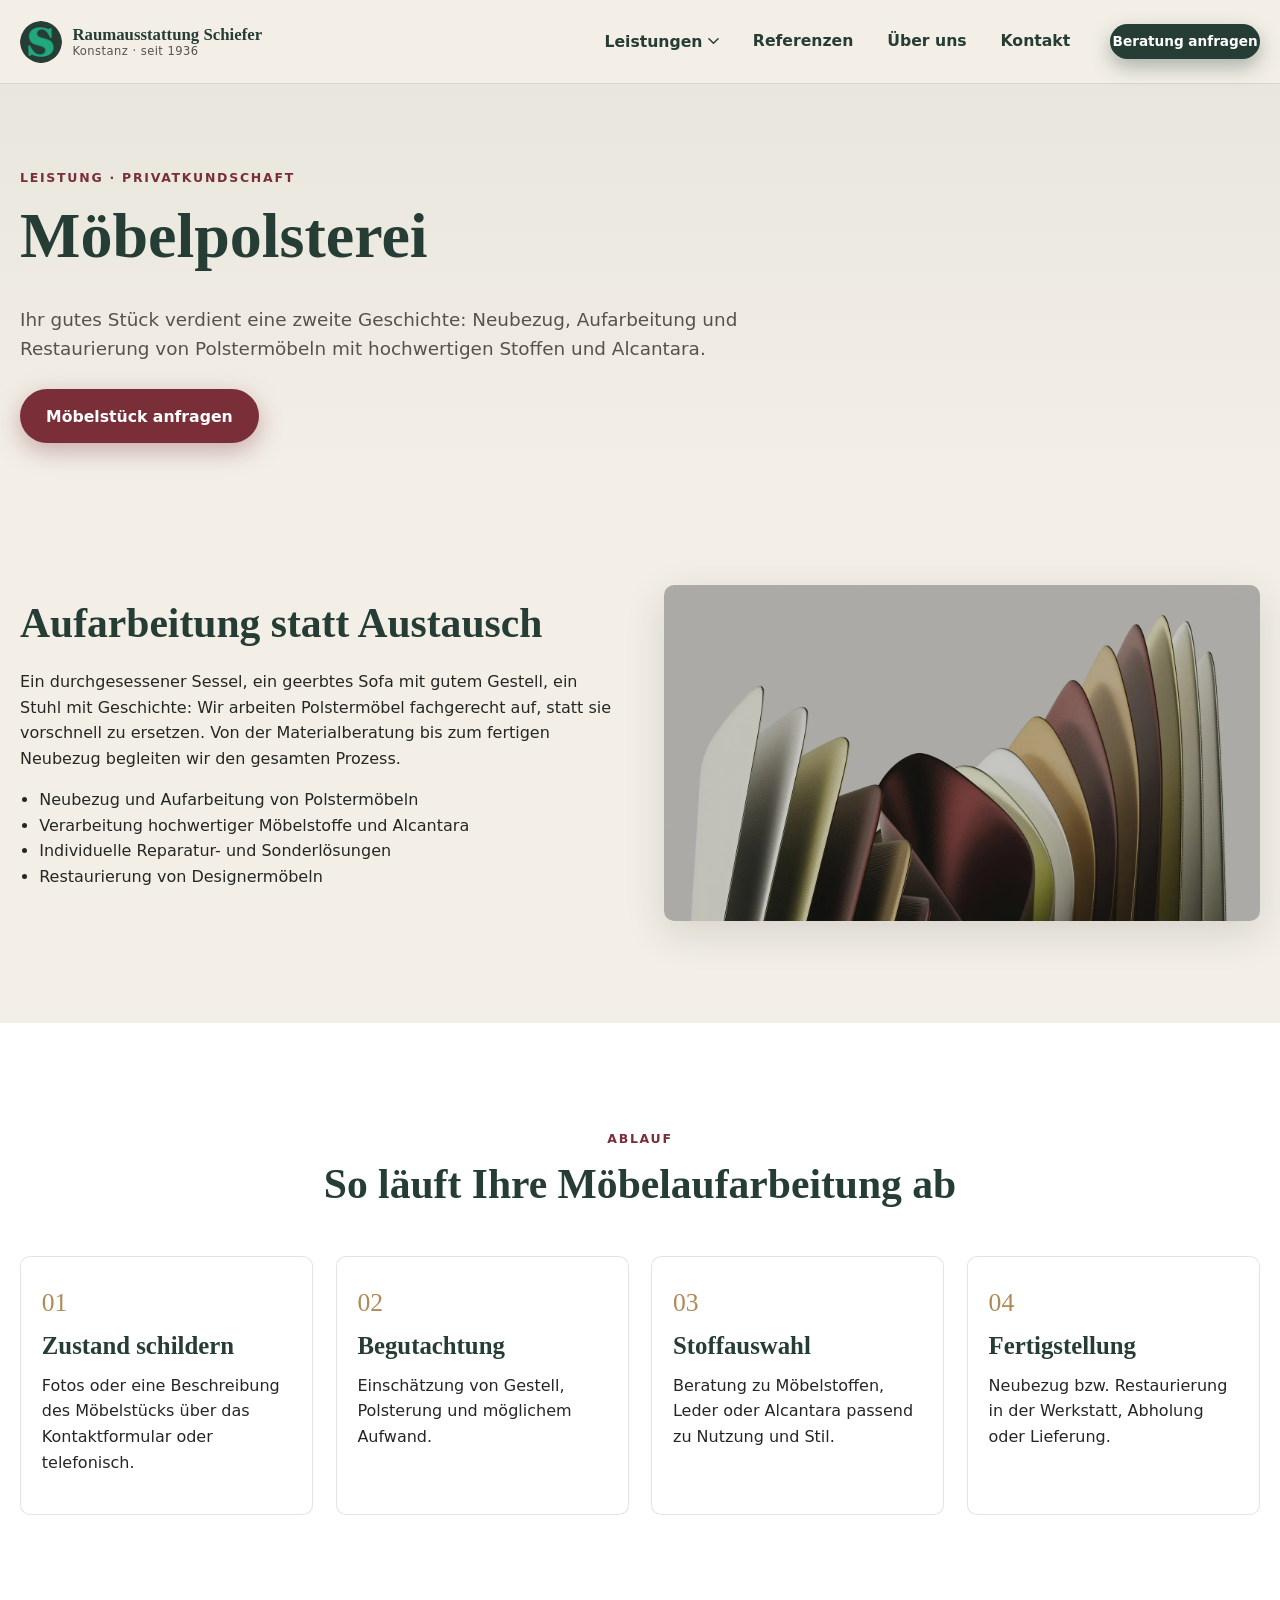
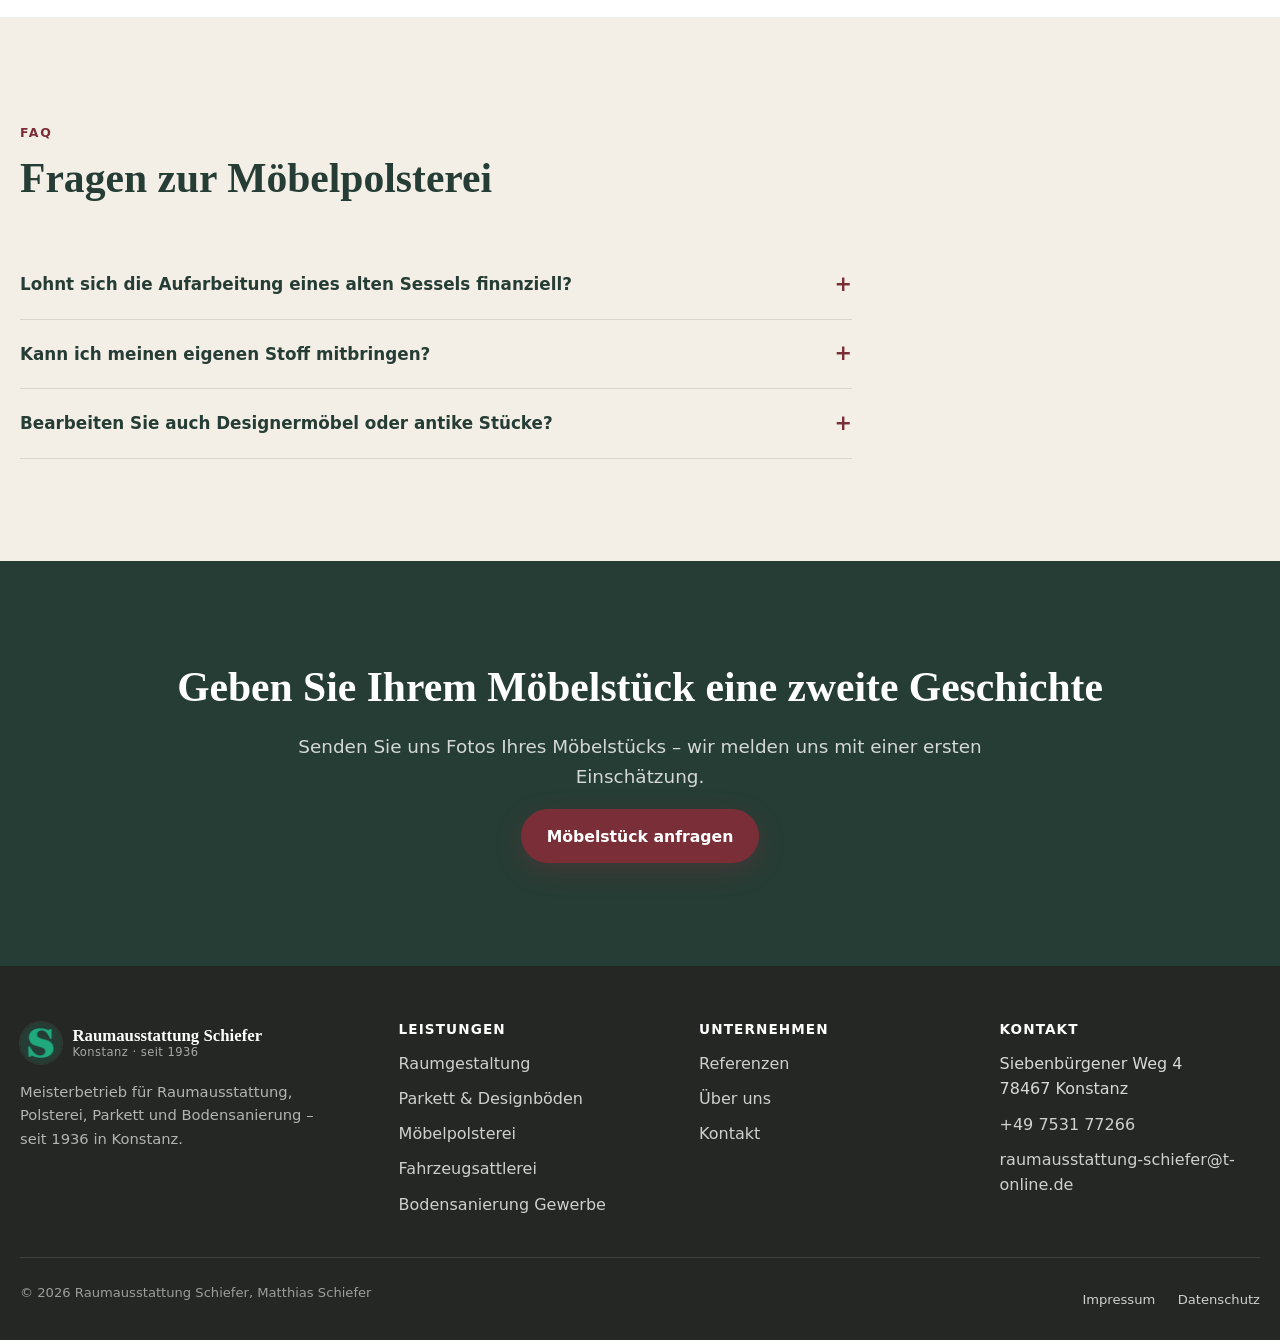
<file: moebelpolsterei.html>
<!doctype html>
<html lang="de">
<head>
<meta charset="UTF-8">
<meta name="viewport" content="width=device-width, initial-scale=1">
<title>Möbelpolsterei Konstanz | Neubezug & Restaurierung | Raumausstattung Schiefer</title>
<meta name="description" content="Möbelpolsterei in Konstanz: Neubezug, Aufarbeitung und Restaurierung von Polstermöbeln mit hochwertigen Stoffen und Alcantara – Meisterbetrieb seit 1936.">
<link rel="canonical" href="https://raumausstattung-schiefer.aurora-innovations.de/moebelpolsterei.html">
<meta property="og:type" content="website">
<meta property="og:title" content="Möbelpolsterei Konstanz | Neubezug & Restaurierung | Raumausstattung Schiefer">
<meta property="og:description" content="Möbelpolsterei in Konstanz: Neubezug, Aufarbeitung und Restaurierung von Polstermöbeln mit hochwertigen Stoffen und Alcantara – Meisterbetrieb seit 1936.">
<meta property="og:url" content="https://raumausstattung-schiefer.aurora-innovations.de/moebelpolsterei.html">
<meta name="theme-color" content="#263D35">
<link rel="icon" href="favicon.ico" sizes="any">
<link rel="icon" href="assets/img/logo-mark-192.png" type="image/png" sizes="192x192">
<link rel="apple-touch-icon" href="assets/img/apple-touch-icon.png">
<link rel="manifest" href="site.webmanifest">
<link rel="stylesheet" href="css/style.css">
</head>
<body>
<a class="skip-link" href="#main">Zum Inhalt springen</a>

<header class="site-header">
  <div class="container">
    <a class="brand" href="index.html" aria-label="Raumausstattung Schiefer – Startseite">
      <img class="brand-mark" src="assets/img/logo-mark-96.png" width="42" height="42" alt="" aria-hidden="true">
      <span class="brand-text"><strong>Raumausstattung Schiefer</strong><span>Konstanz · seit 1936</span></span>
    </a>
    <nav class="main-nav" id="primary-navigation" data-open="false" aria-label="Hauptnavigation">
      <div class="nav-inner">
        <ul>
          <li class="nav-dropdown" data-open="false">
            <button type="button" class="nav-dropdown-toggle" aria-expanded="false" aria-controls="leistungen-panel" aria-current="page">
              Leistungen
              <svg viewBox="0 0 12 8" aria-hidden="true"><path d="M1 1l5 5 5-5" fill="none" stroke="currentColor" stroke-width="1.6" stroke-linecap="round" stroke-linejoin="round"/></svg>
            </button>
            <ul class="nav-dropdown-panel" id="leistungen-panel">
              <li><a href="raumgestaltung.html">Raumgestaltung</a></li>
              <li><a href="parkett-designboeden.html">Parkett &amp; Designböden</a></li>
              <li><a href="moebelpolsterei.html" aria-current="page">Möbelpolsterei</a></li>
              <li><a href="fahrzeugsattlerei.html">Fahrzeugsattlerei</a></li>
              <li><a href="bodensanierung-gewerbe.html">Bodensanierung für Gewerbe</a></li>
            </ul>
          </li>
          <li><a href="referenzen.html">Referenzen</a></li>
          <li><a href="ueber-uns.html">Über uns</a></li>
          <li><a href="kontakt.html">Kontakt</a></li>
        </ul>
        <div class="nav-cta"><a class="btn btn-primary" href="kontakt.html">Beratung anfragen</a></div>
      </div>
    </nav>
    <button type="button" class="nav-toggle" aria-expanded="false" aria-controls="primary-navigation" aria-label="Menü öffnen"><span></span></button>
  </div>
</header>

<main id="main">

  <section class="page-hero">
    <div class="container">
      <span class="eyebrow">Leistung · Privatkundschaft</span>
      <h1>Möbelpolsterei</h1>
      <p class="lede">Ihr gutes Stück verdient eine zweite Geschichte: Neubezug, Aufarbeitung und Restaurierung von Polstermöbeln mit hochwertigen Stoffen und Alcantara.</p>
      <div class="hero-actions" style="margin-top:1.6rem;">
        <a class="btn btn-primary" href="kontakt.html">Möbelstück anfragen</a>
      </div>
    </div>
  </section>

  <section>
    <div class="container two-col-media">
      <div>
        <h2>Aufarbeitung statt Austausch</h2>
        <p>Ein durchgesessener Sessel, ein geerbtes Sofa mit gutem Gestell, ein Stuhl mit Geschichte: Wir arbeiten Polstermöbel fachgerecht auf, statt sie vorschnell zu ersetzen. Von der Materialberatung bis zum fertigen Neubezug begleiten wir den gesamten Prozess.</p>
        <ul>
          <li>Neubezug und Aufarbeitung von Polstermöbeln</li>
          <li>Verarbeitung hochwertiger Möbelstoffe und Alcantara</li>
          <li>Individuelle Reparatur- und Sonderlösungen</li>
          <li>Restaurierung von Designermöbeln</li>
        </ul>
      </div>
      <div class="media-col">
        <img src="assets/img/polsterei-stoffmuster.webp" alt="Ausgebreitete Stoffmuster in warmen Farbtönen für die Möbelpolsterei" width="1600" height="900" loading="lazy">
      </div>
    </div>
  </section>

  <section class="band-alt">
    <div class="container">
      <div class="section-head center">
        <span class="eyebrow">Ablauf</span>
        <h2>So läuft Ihre Möbelaufarbeitung ab</h2>
      </div>
      <div class="steps">
        <div class="step"><h3>Zustand schildern</h3><p>Fotos oder eine Beschreibung des Möbelstücks über das Kontaktformular oder telefonisch.</p></div>
        <div class="step"><h3>Begutachtung</h3><p>Einschätzung von Gestell, Polsterung und möglichem Aufwand.</p></div>
        <div class="step"><h3>Stoffauswahl</h3><p>Beratung zu Möbelstoffen, Leder oder Alcantara passend zu Nutzung und Stil.</p></div>
        <div class="step"><h3>Fertigstellung</h3><p>Neubezug bzw. Restaurierung in der Werkstatt, Abholung oder Lieferung.</p></div>
      </div>
    </div>
  </section>

  <section>
    <div class="container">
      <div class="section-head">
        <span class="eyebrow">FAQ</span>
        <h2>Fragen zur Möbelpolsterei</h2>
      </div>
      <div class="faq-list">
        <details class="faq-item">
          <summary>Lohnt sich die Aufarbeitung eines alten Sessels finanziell?<span class="plus" aria-hidden="true">+</span></summary>
          <p>Das hängt vom Gestell und dem Wert des Stücks ab. Bei stabilen, hochwertigen Gestellen ist eine Aufarbeitung oft langlebiger und wertiger als ein Neukauf von Serienware. Wir geben nach Begutachtung eine ehrliche Einschätzung.</p>
        </details>
        <details class="faq-item">
          <summary>Kann ich meinen eigenen Stoff mitbringen?<span class="plus" aria-hidden="true">+</span></summary>
          <p>Ja, das ist möglich. Wir beraten dann zusätzlich zur Eignung des Materials für Ihr Möbelstück.</p>
        </details>
        <details class="faq-item">
          <summary>Bearbeiten Sie auch Designermöbel oder antike Stücke?<span class="plus" aria-hidden="true">+</span></summary>
          <p>Ja, die Restaurierung von Designermöbeln gehört zu unseren belegten Referenzfeldern.</p>
        </details>
      </div>
    </div>
  </section>

  <section class="band text-center">
    <div class="container">
      <h2>Geben Sie Ihrem Möbelstück eine zweite Geschichte</h2>
      <p class="lede" style="margin-inline:auto;">Senden Sie uns Fotos Ihres Möbelstücks – wir melden uns mit einer ersten Einschätzung.</p>
      <a class="btn btn-primary" href="kontakt.html">Möbelstück anfragen</a>
    </div>
  </section>

</main>

<footer class="site-footer">
  <div class="container">
    <div class="footer-grid">
      <div class="footer-brand">
        <a class="brand" href="index.html" style="margin-bottom:1rem;">
          <img class="brand-mark" src="assets/img/logo-mark-96.png" width="42" height="42" alt="" aria-hidden="true">
          <span class="brand-text"><strong style="color:#fff;">Raumausstattung Schiefer</strong><span style="color:rgba(255,255,255,0.6);">Konstanz · seit 1936</span></span>
        </a>
        <p>Meisterbetrieb für Raumausstattung, Polsterei, Parkett und Bodensanierung – seit 1936 in Konstanz.</p>
      </div>
      <div>
        <h4>Leistungen</h4>
        <ul>
          <li><a href="raumgestaltung.html">Raumgestaltung</a></li>
          <li><a href="parkett-designboeden.html">Parkett &amp; Designböden</a></li>
          <li><a href="moebelpolsterei.html">Möbelpolsterei</a></li>
          <li><a href="fahrzeugsattlerei.html">Fahrzeugsattlerei</a></li>
          <li><a href="bodensanierung-gewerbe.html">Bodensanierung Gewerbe</a></li>
        </ul>
      </div>
      <div>
        <h4>Unternehmen</h4>
        <ul>
          <li><a href="referenzen.html">Referenzen</a></li>
          <li><a href="ueber-uns.html">Über uns</a></li>
          <li><a href="kontakt.html">Kontakt</a></li>
        </ul>
      </div>
      <div>
        <h4>Kontakt</h4>
        <ul>
          <li>Siebenbürgener Weg 4<br>78467 Konstanz</li>
          <li><a href="tel:+4975317 7266">+49 7531 77266</a></li>
          <li><a href="mailto:raumausstattung-schiefer@t-online.de">raumausstattung-schiefer@t-online.de</a></li>
        </ul>
      </div>
    </div>
    <div class="footer-bottom">
      <p>&copy; <span data-current-year>2026</span> Raumausstattung Schiefer, Matthias Schiefer</p>
      <ul>
        <li><a href="impressum.html">Impressum</a></li>
        <li><a href="datenschutz.html">Datenschutz</a></li>
      </ul>
    </div>
  </div>
</footer>

<script src="js/main.js"></script>
</body>
</html>
</file>
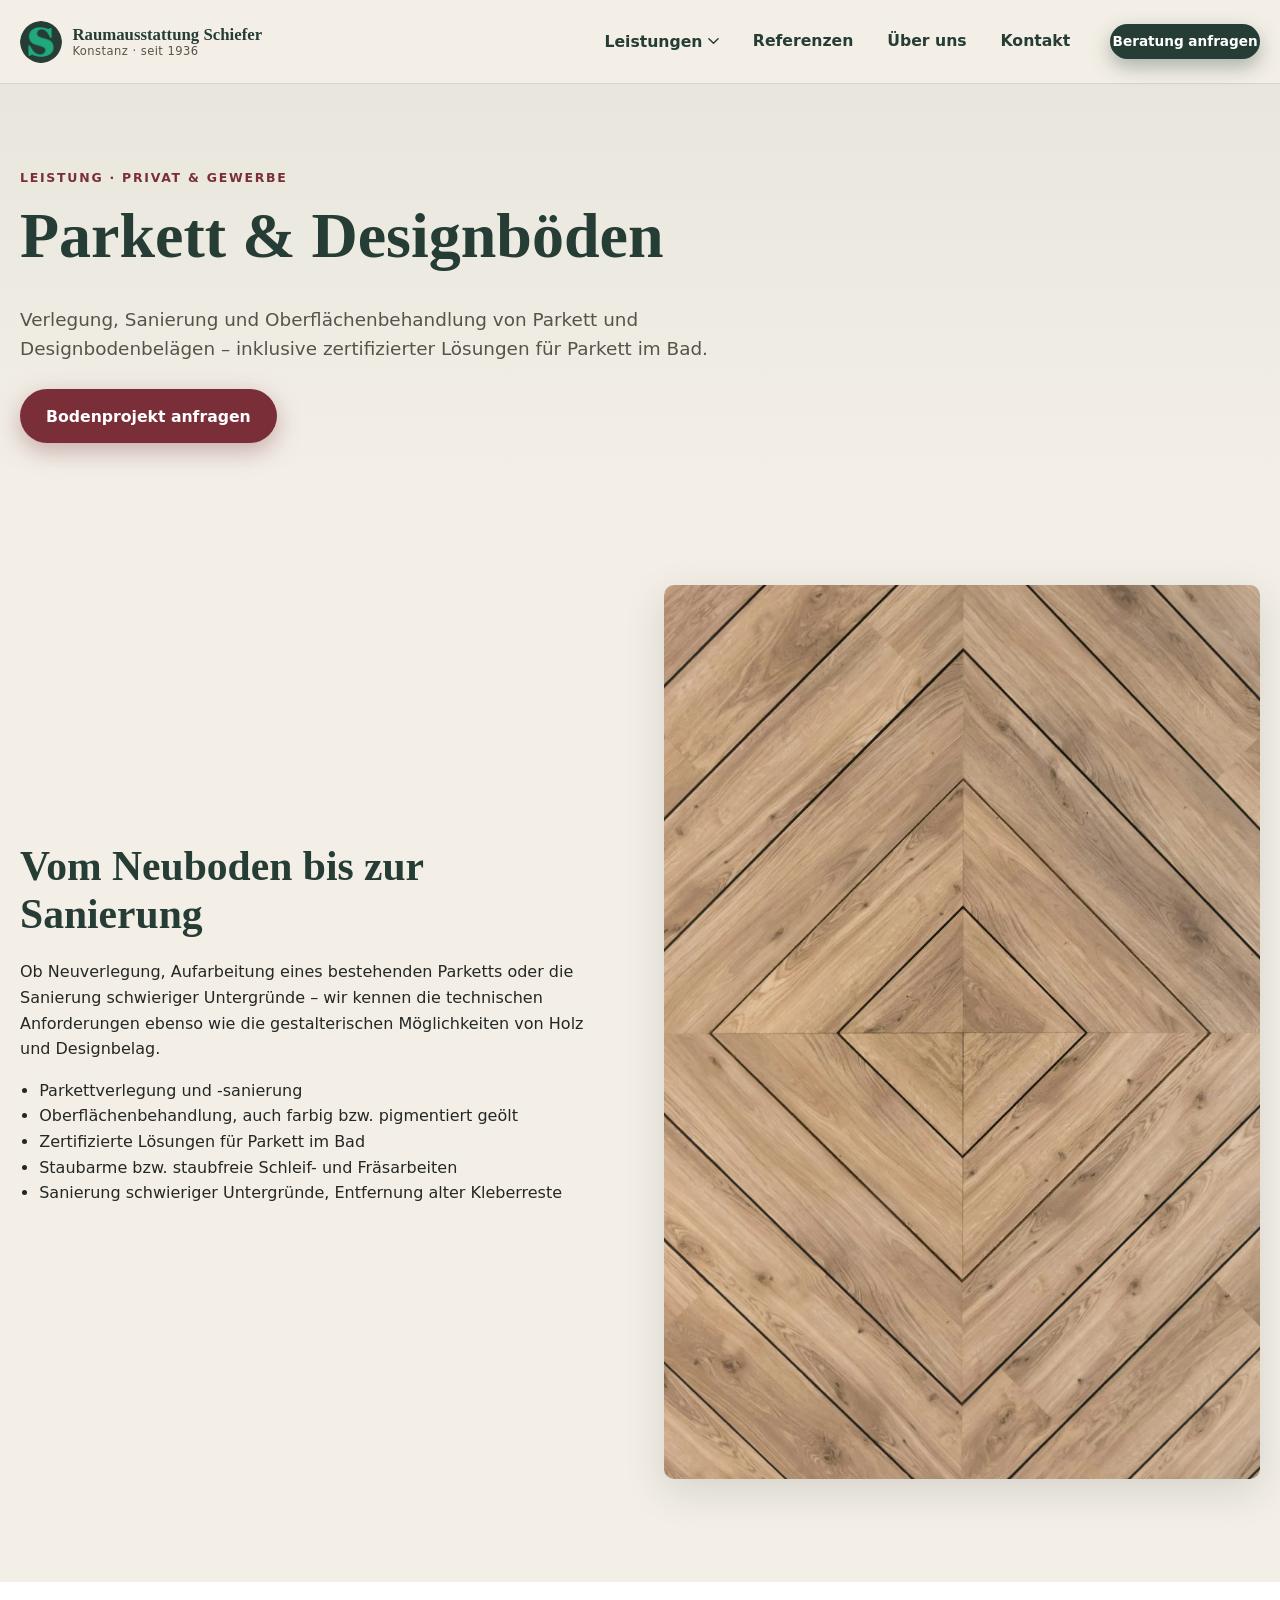
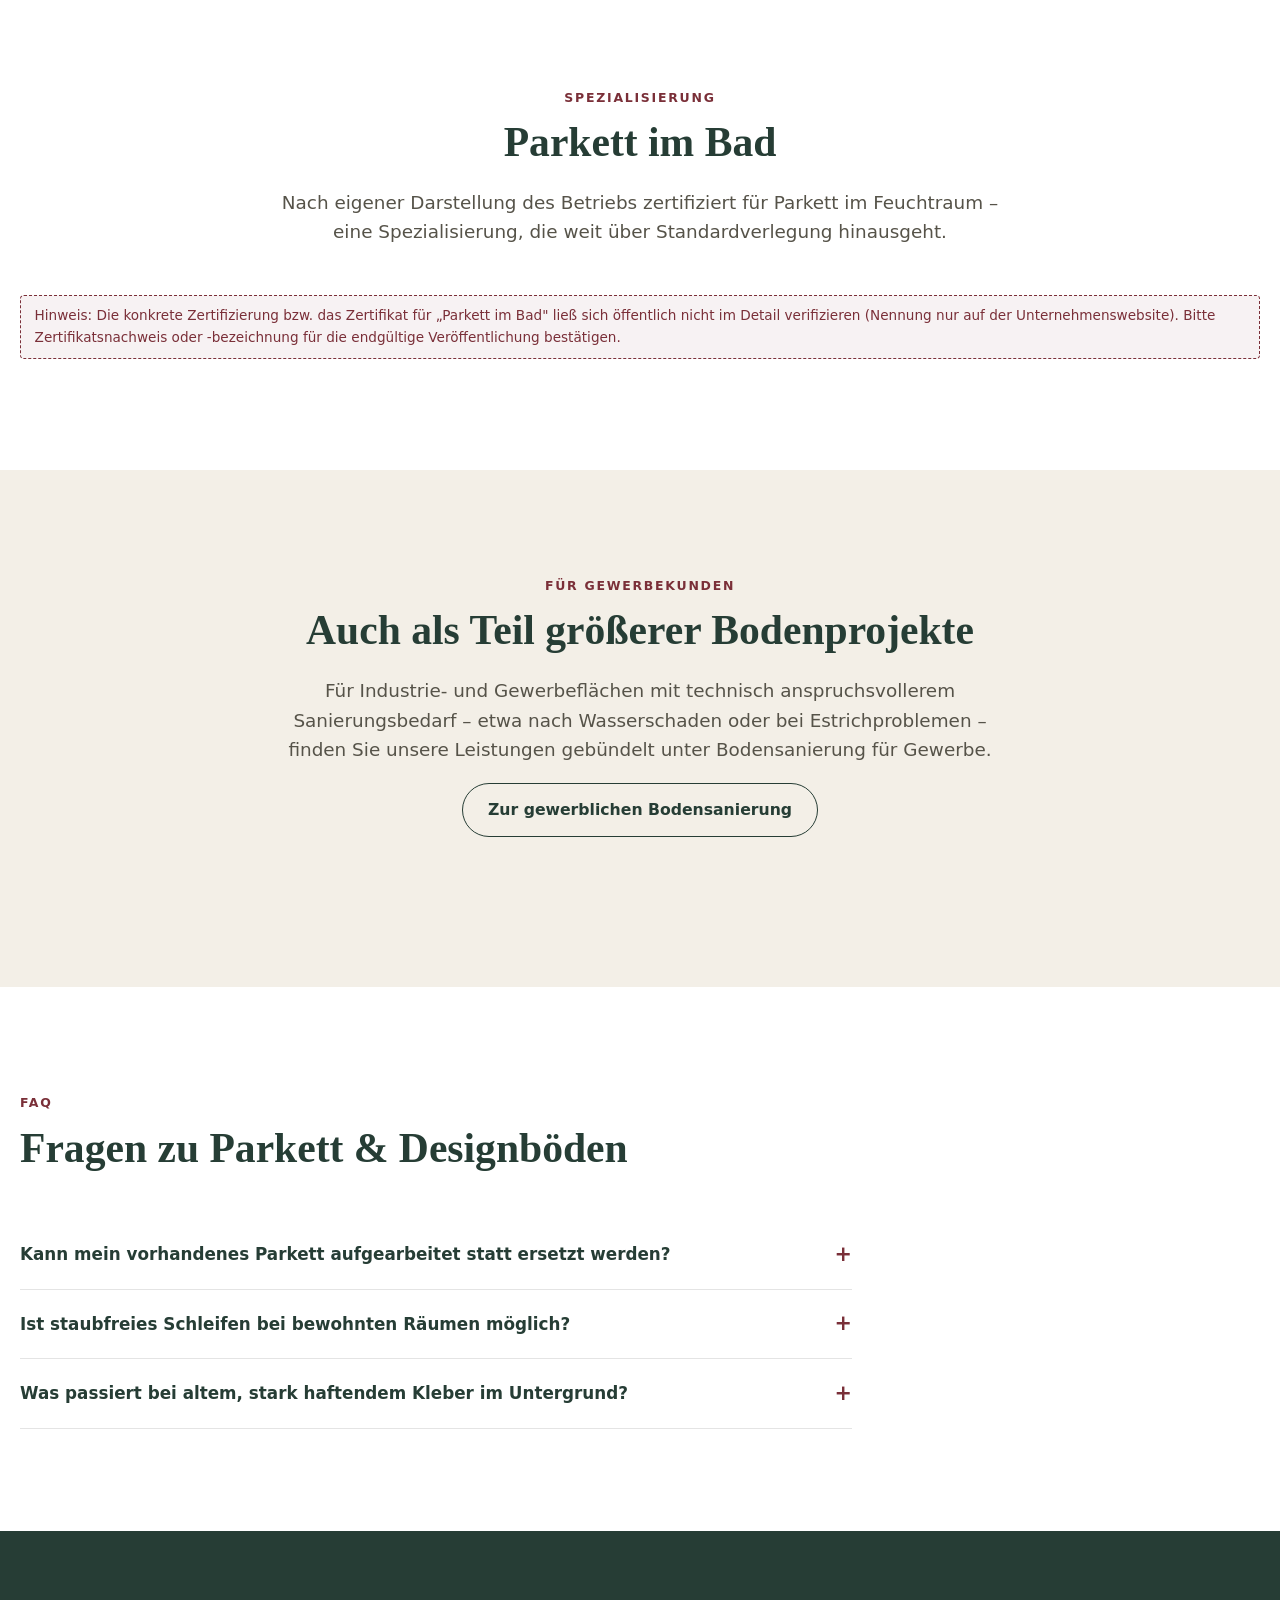
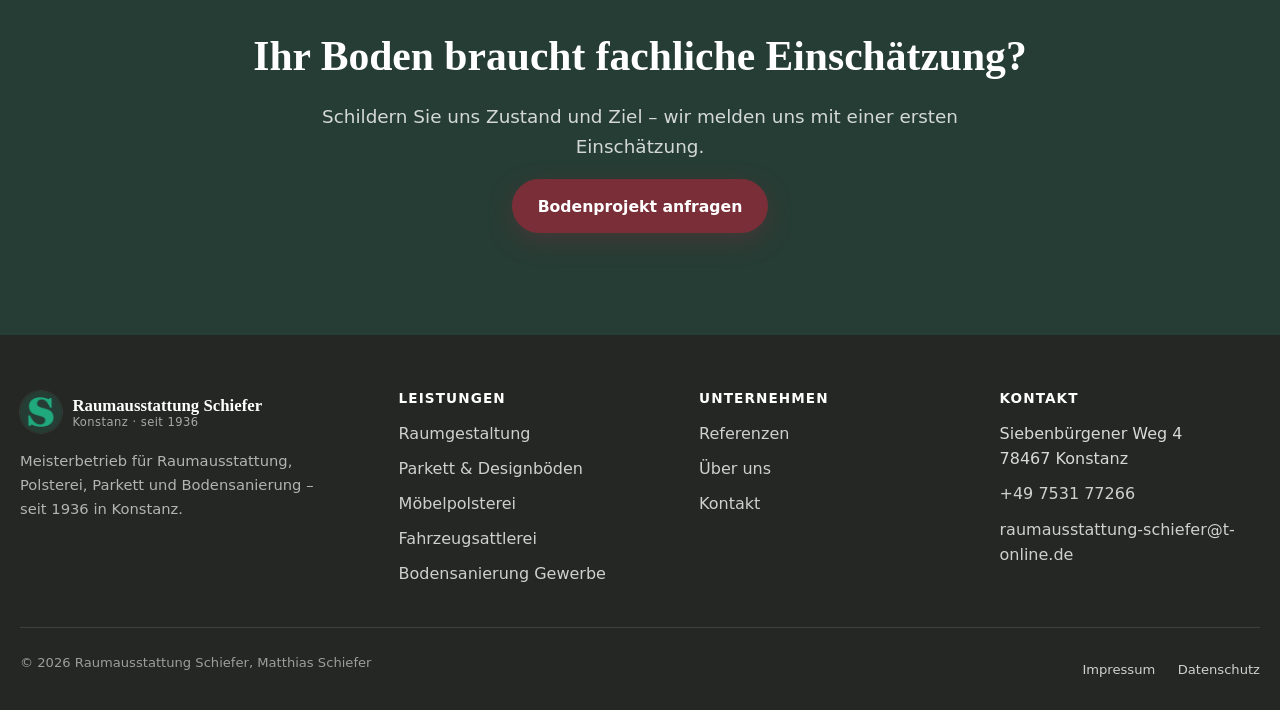
<file: parkett-designboeden.html>
<!doctype html>
<html lang="de">
<head>
<meta charset="UTF-8">
<meta name="viewport" content="width=device-width, initial-scale=1">
<title>Parkett & Designböden Konstanz | Verlegung & Sanierung | Raumausstattung Schiefer</title>
<meta name="description" content="Parkettverlegung, Parkettsanierung und Designbodenbeläge in Konstanz – inklusive Parkett im Bad und staubarmer Untergrundsanierung.">
<link rel="canonical" href="https://raumausstattung-schiefer.aurora-innovations.de/parkett-designboeden.html">
<meta property="og:type" content="website">
<meta property="og:title" content="Parkett & Designböden Konstanz | Verlegung & Sanierung | Raumausstattung Schiefer">
<meta property="og:description" content="Parkettverlegung, Parkettsanierung und Designbodenbeläge in Konstanz – inklusive Parkett im Bad und staubarmer Untergrundsanierung.">
<meta property="og:url" content="https://raumausstattung-schiefer.aurora-innovations.de/parkett-designboeden.html">
<meta name="theme-color" content="#263D35">
<link rel="icon" href="favicon.ico" sizes="any">
<link rel="icon" href="assets/img/logo-mark-192.png" type="image/png" sizes="192x192">
<link rel="apple-touch-icon" href="assets/img/apple-touch-icon.png">
<link rel="manifest" href="site.webmanifest">
<link rel="stylesheet" href="css/style.css">
</head>
<body>
<a class="skip-link" href="#main">Zum Inhalt springen</a>

<header class="site-header">
  <div class="container">
    <a class="brand" href="index.html" aria-label="Raumausstattung Schiefer – Startseite">
      <img class="brand-mark" src="assets/img/logo-mark-96.png" width="42" height="42" alt="" aria-hidden="true">
      <span class="brand-text"><strong>Raumausstattung Schiefer</strong><span>Konstanz · seit 1936</span></span>
    </a>
    <nav class="main-nav" id="primary-navigation" data-open="false" aria-label="Hauptnavigation">
      <div class="nav-inner">
        <ul>
          <li class="nav-dropdown" data-open="false">
            <button type="button" class="nav-dropdown-toggle" aria-expanded="false" aria-controls="leistungen-panel" aria-current="page">
              Leistungen
              <svg viewBox="0 0 12 8" aria-hidden="true"><path d="M1 1l5 5 5-5" fill="none" stroke="currentColor" stroke-width="1.6" stroke-linecap="round" stroke-linejoin="round"/></svg>
            </button>
            <ul class="nav-dropdown-panel" id="leistungen-panel">
              <li><a href="raumgestaltung.html">Raumgestaltung</a></li>
              <li><a href="parkett-designboeden.html" aria-current="page">Parkett &amp; Designböden</a></li>
              <li><a href="moebelpolsterei.html">Möbelpolsterei</a></li>
              <li><a href="fahrzeugsattlerei.html">Fahrzeugsattlerei</a></li>
              <li><a href="bodensanierung-gewerbe.html">Bodensanierung für Gewerbe</a></li>
            </ul>
          </li>
          <li><a href="referenzen.html">Referenzen</a></li>
          <li><a href="ueber-uns.html">Über uns</a></li>
          <li><a href="kontakt.html">Kontakt</a></li>
        </ul>
        <div class="nav-cta"><a class="btn btn-primary" href="kontakt.html">Beratung anfragen</a></div>
      </div>
    </nav>
    <button type="button" class="nav-toggle" aria-expanded="false" aria-controls="primary-navigation" aria-label="Menü öffnen"><span></span></button>
  </div>
</header>

<main id="main">

  <section class="page-hero">
    <div class="container">
      <span class="eyebrow">Leistung · Privat &amp; Gewerbe</span>
      <h1>Parkett &amp; Designböden</h1>
      <p class="lede">Verlegung, Sanierung und Oberflächenbehandlung von Parkett und Designbodenbelägen – inklusive zertifizierter Lösungen für Parkett im Bad.</p>
      <div class="hero-actions" style="margin-top:1.6rem;">
        <a class="btn btn-primary" href="kontakt.html">Bodenprojekt anfragen</a>
      </div>
    </div>
  </section>

  <section>
    <div class="container two-col-media reverse">
      <div>
        <h2>Vom Neuboden bis zur Sanierung</h2>
        <p>Ob Neuverlegung, Aufarbeitung eines bestehenden Parketts oder die Sanierung schwieriger Untergründe – wir kennen die technischen Anforderungen ebenso wie die gestalterischen Möglichkeiten von Holz und Designbelag.</p>
        <ul>
          <li>Parkettverlegung und -sanierung</li>
          <li>Oberflächenbehandlung, auch farbig bzw. pigmentiert geölt</li>
          <li>Zertifizierte Lösungen für Parkett im Bad</li>
          <li>Staubarme bzw. staubfreie Schleif- und Fräsarbeiten</li>
          <li>Sanierung schwieriger Untergründe, Entfernung alter Kleberreste</li>
        </ul>
      </div>
      <div class="media-col">
        <img src="assets/img/parkett-detail.webp" alt="Detailaufnahme eines gepflegten Parkettbodens im Fischgrätmuster" width="1600" height="2400" loading="lazy">
      </div>
    </div>
  </section>

  <section class="band-alt">
    <div class="container">
      <div class="section-head center">
        <span class="eyebrow">Spezialisierung</span>
        <h2>Parkett im Bad</h2>
        <p class="lede" style="margin-inline:auto;">Nach eigener Darstellung des Betriebs zertifiziert für Parkett im Feuchtraum – eine Spezialisierung, die weit über Standardverlegung hinausgeht.</p>
      </div>
      <div class="open-question">Hinweis: Die konkrete Zertifizierung bzw. das Zertifikat für „Parkett im Bad" ließ sich öffentlich nicht im Detail verifizieren (Nennung nur auf der Unternehmenswebsite). Bitte Zertifikatsnachweis oder -bezeichnung für die endgültige Veröffentlichung bestätigen.</div>
    </div>
  </section>

  <section>
    <div class="container">
      <div class="section-head center">
        <span class="eyebrow">Für Gewerbekunden</span>
        <h2>Auch als Teil größerer Bodenprojekte</h2>
        <p class="lede" style="margin-inline:auto;">Für Industrie- und Gewerbeflächen mit technisch anspruchsvollerem Sanierungsbedarf – etwa nach Wasserschaden oder bei Estrichproblemen – finden Sie unsere Leistungen gebündelt unter Bodensanierung für Gewerbe.</p>
        <div class="text-center" style="margin-top:1rem;">
          <a class="btn btn-secondary" href="bodensanierung-gewerbe.html">Zur gewerblichen Bodensanierung</a>
        </div>
      </div>
    </div>
  </section>

  <section class="band-alt">
    <div class="container">
      <div class="section-head">
        <span class="eyebrow">FAQ</span>
        <h2>Fragen zu Parkett &amp; Designböden</h2>
      </div>
      <div class="faq-list">
        <details class="faq-item">
          <summary>Kann mein vorhandenes Parkett aufgearbeitet statt ersetzt werden?<span class="plus" aria-hidden="true">+</span></summary>
          <p>In vielen Fällen ja. Nach einer Begutachtung vor Ort schlagen wir vor, ob Abschleifen und neue Oberflächenbehandlung ausreichen oder eine Teil-/Neuverlegung sinnvoller ist.</p>
        </details>
        <details class="faq-item">
          <summary>Ist staubfreies Schleifen bei bewohnten Räumen möglich?<span class="plus" aria-hidden="true">+</span></summary>
          <p>Ja, wir setzen staubarme bzw. staubfreie Schleif- und Frästechnik ein, um die Belastung für Bewohnerinnen und Bewohner gering zu halten.</p>
        </details>
        <details class="faq-item">
          <summary>Was passiert bei altem, stark haftendem Kleber im Untergrund?<span class="plus" aria-hidden="true">+</span></summary>
          <p>Die Entfernung alter Kleberreste und die Sanierung schwieriger Untergründe gehören zu unserem Kerngeschäft – wir prüfen den Untergrund vor Angebotserstellung.</p>
        </details>
      </div>
    </div>
  </section>

  <section class="band text-center">
    <div class="container">
      <h2>Ihr Boden braucht fachliche Einschätzung?</h2>
      <p class="lede" style="margin-inline:auto;">Schildern Sie uns Zustand und Ziel – wir melden uns mit einer ersten Einschätzung.</p>
      <a class="btn btn-primary" href="kontakt.html">Bodenprojekt anfragen</a>
    </div>
  </section>

</main>

<footer class="site-footer">
  <div class="container">
    <div class="footer-grid">
      <div class="footer-brand">
        <a class="brand" href="index.html" style="margin-bottom:1rem;">
          <img class="brand-mark" src="assets/img/logo-mark-96.png" width="42" height="42" alt="" aria-hidden="true">
          <span class="brand-text"><strong style="color:#fff;">Raumausstattung Schiefer</strong><span style="color:rgba(255,255,255,0.6);">Konstanz · seit 1936</span></span>
        </a>
        <p>Meisterbetrieb für Raumausstattung, Polsterei, Parkett und Bodensanierung – seit 1936 in Konstanz.</p>
      </div>
      <div>
        <h4>Leistungen</h4>
        <ul>
          <li><a href="raumgestaltung.html">Raumgestaltung</a></li>
          <li><a href="parkett-designboeden.html">Parkett &amp; Designböden</a></li>
          <li><a href="moebelpolsterei.html">Möbelpolsterei</a></li>
          <li><a href="fahrzeugsattlerei.html">Fahrzeugsattlerei</a></li>
          <li><a href="bodensanierung-gewerbe.html">Bodensanierung Gewerbe</a></li>
        </ul>
      </div>
      <div>
        <h4>Unternehmen</h4>
        <ul>
          <li><a href="referenzen.html">Referenzen</a></li>
          <li><a href="ueber-uns.html">Über uns</a></li>
          <li><a href="kontakt.html">Kontakt</a></li>
        </ul>
      </div>
      <div>
        <h4>Kontakt</h4>
        <ul>
          <li>Siebenbürgener Weg 4<br>78467 Konstanz</li>
          <li><a href="tel:+4975317 7266">+49 7531 77266</a></li>
          <li><a href="mailto:raumausstattung-schiefer@t-online.de">raumausstattung-schiefer@t-online.de</a></li>
        </ul>
      </div>
    </div>
    <div class="footer-bottom">
      <p>&copy; <span data-current-year>2026</span> Raumausstattung Schiefer, Matthias Schiefer</p>
      <ul>
        <li><a href="impressum.html">Impressum</a></li>
        <li><a href="datenschutz.html">Datenschutz</a></li>
      </ul>
    </div>
  </div>
</footer>

<script src="js/main.js"></script>
</body>
</html>
</file>
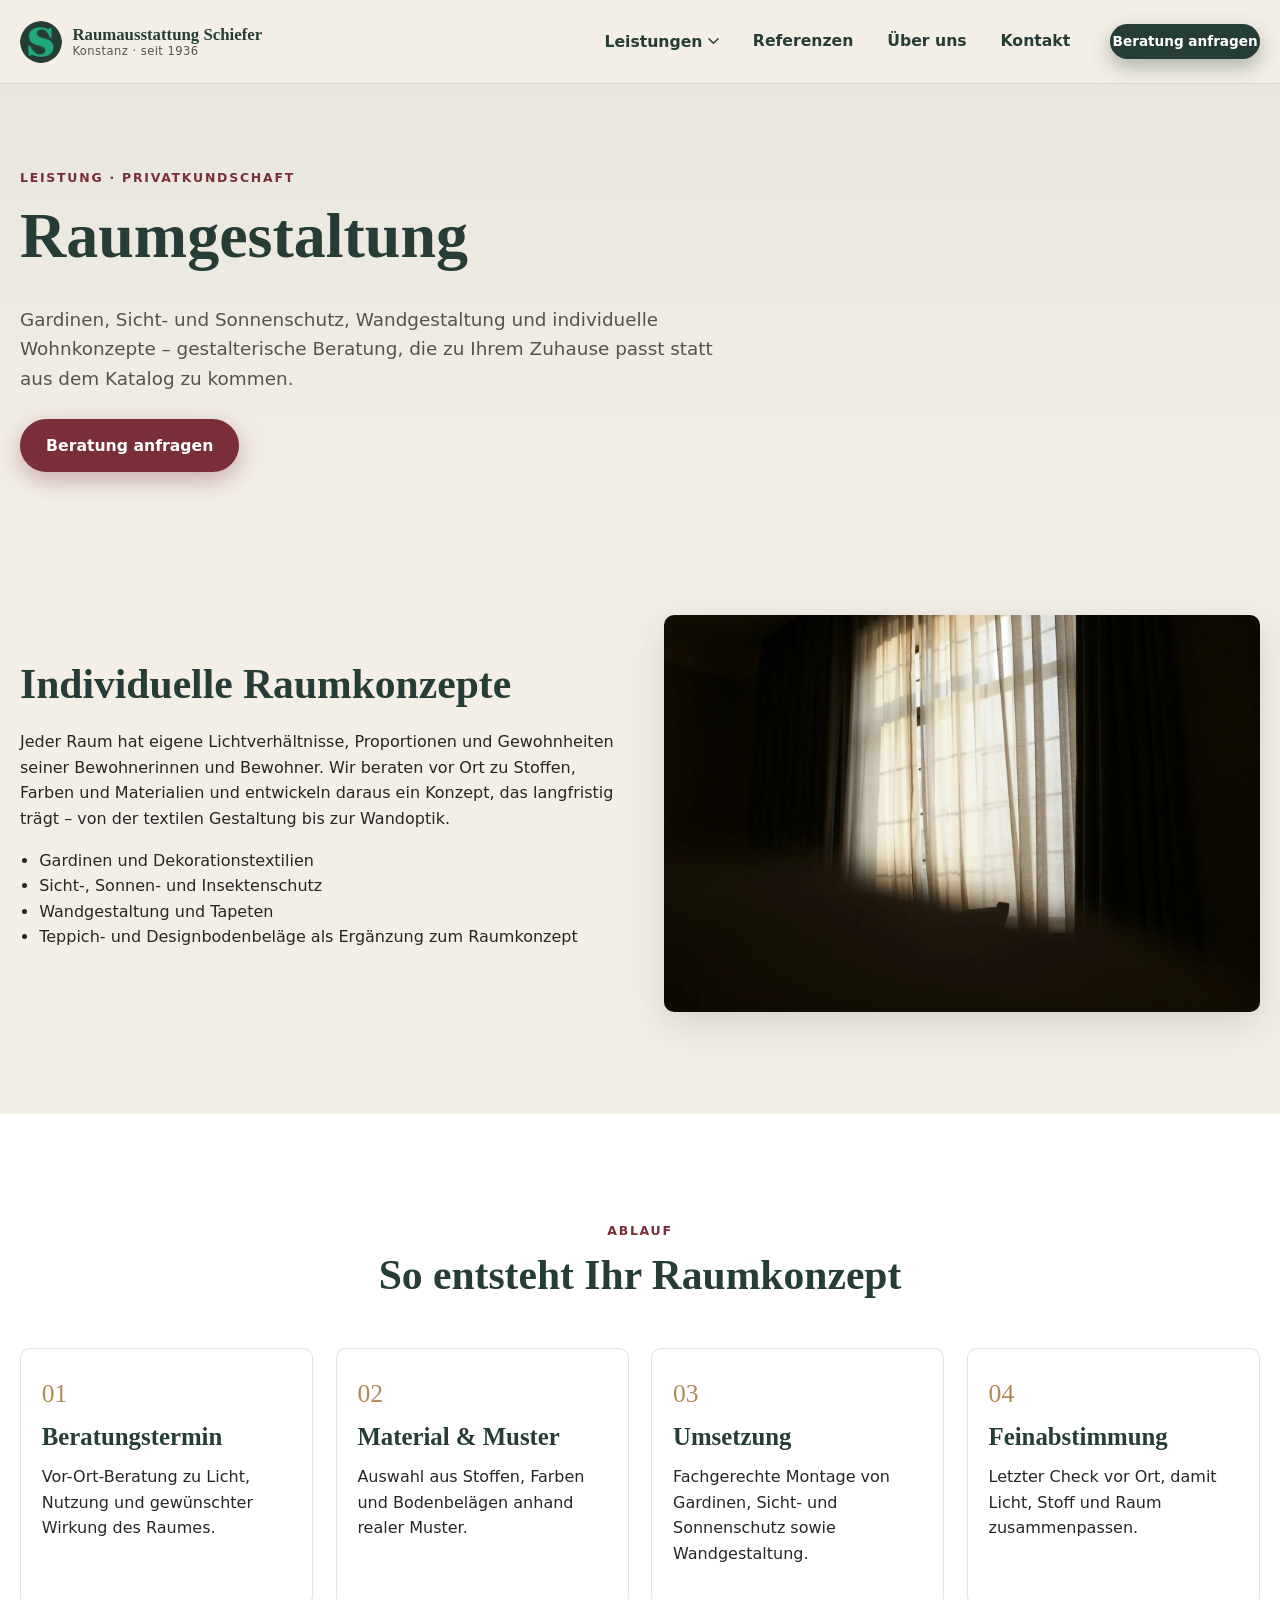
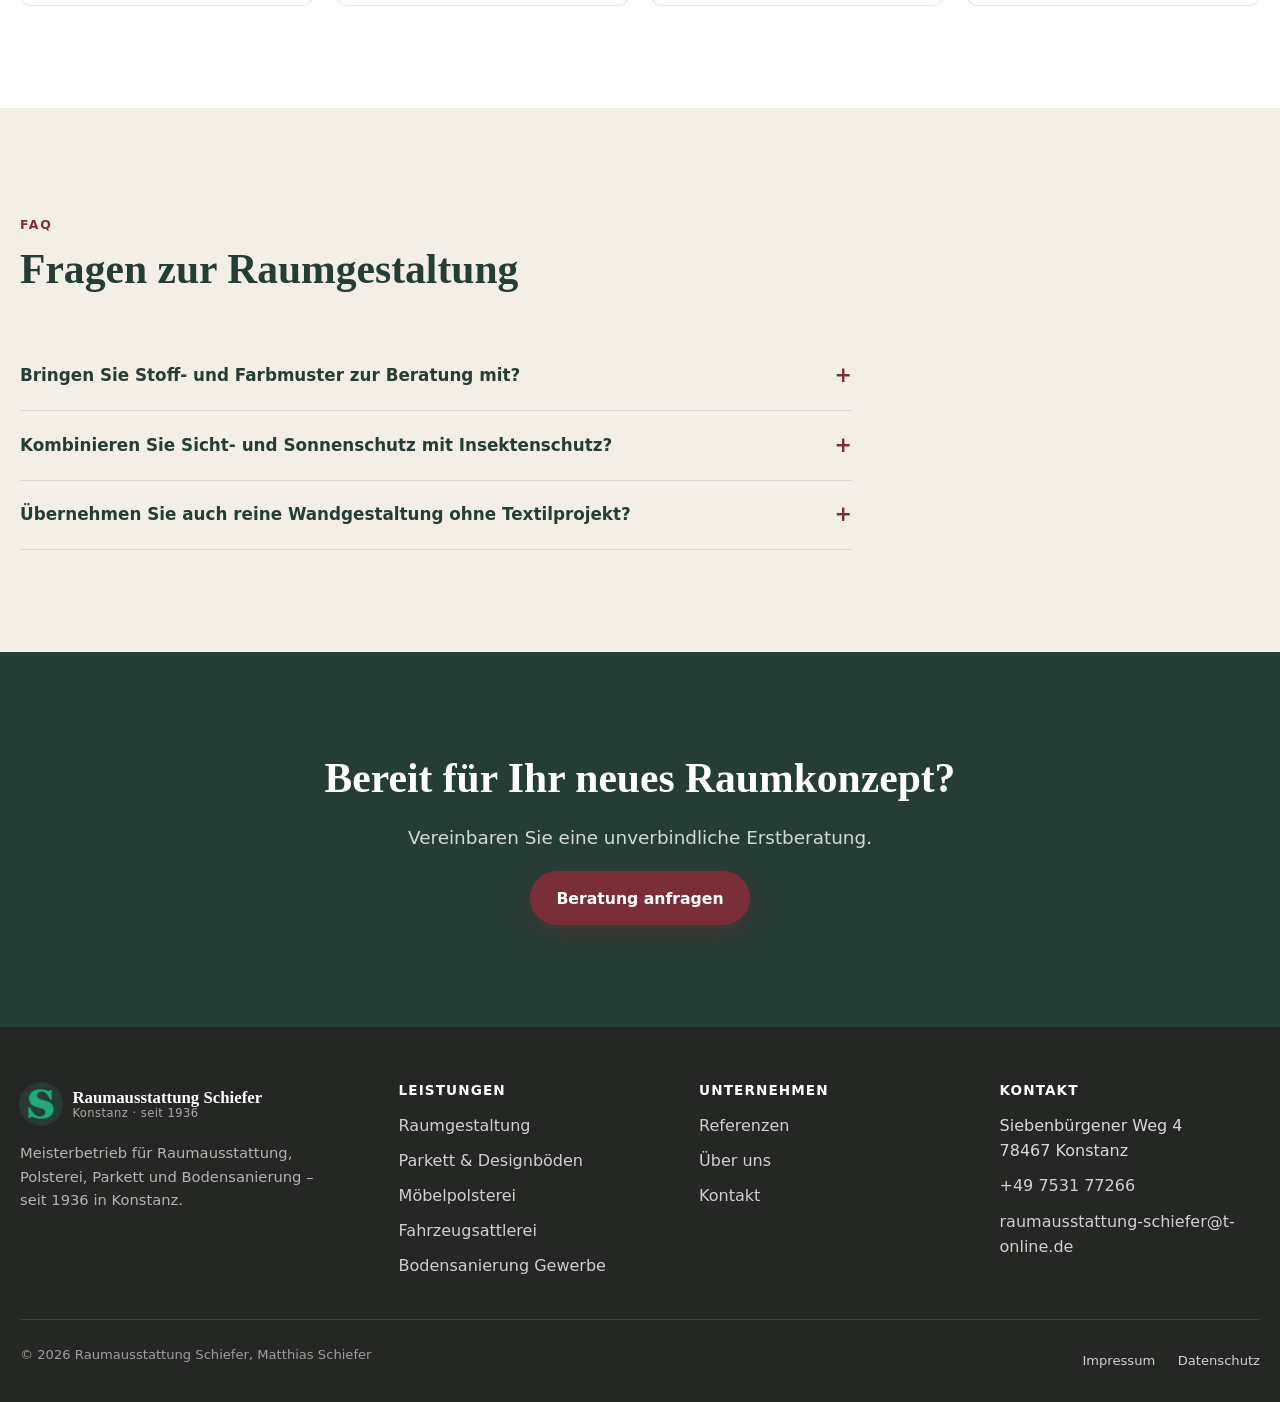
<file: raumgestaltung.html>
<!doctype html>
<html lang="de">
<head>
<meta charset="UTF-8">
<meta name="viewport" content="width=device-width, initial-scale=1">
<title>Raumgestaltung Konstanz | Gardinen, Sicht- & Sonnenschutz | Raumausstattung Schiefer</title>
<meta name="description" content="Individuelle Raumgestaltung in Konstanz: Gardinen, Sicht- und Sonnenschutz, Wandgestaltung und Designbodenbeläge – Beratung vom Meisterbetrieb seit 1936.">
<link rel="canonical" href="https://raumausstattung-schiefer.aurora-innovations.de/raumgestaltung.html">
<meta property="og:type" content="website">
<meta property="og:title" content="Raumgestaltung Konstanz | Gardinen, Sicht- & Sonnenschutz | Raumausstattung Schiefer">
<meta property="og:description" content="Individuelle Raumgestaltung in Konstanz: Gardinen, Sicht- und Sonnenschutz, Wandgestaltung und Designbodenbeläge – Beratung vom Meisterbetrieb seit 1936.">
<meta property="og:url" content="https://raumausstattung-schiefer.aurora-innovations.de/raumgestaltung.html">
<meta name="theme-color" content="#263D35">
<link rel="icon" href="favicon.ico" sizes="any">
<link rel="icon" href="assets/img/logo-mark-192.png" type="image/png" sizes="192x192">
<link rel="apple-touch-icon" href="assets/img/apple-touch-icon.png">
<link rel="manifest" href="site.webmanifest">
<link rel="stylesheet" href="css/style.css">
</head>
<body>
<a class="skip-link" href="#main">Zum Inhalt springen</a>

<header class="site-header">
  <div class="container">
    <a class="brand" href="index.html" aria-label="Raumausstattung Schiefer – Startseite">
      <img class="brand-mark" src="assets/img/logo-mark-96.png" width="42" height="42" alt="" aria-hidden="true">
      <span class="brand-text"><strong>Raumausstattung Schiefer</strong><span>Konstanz · seit 1936</span></span>
    </a>
    <nav class="main-nav" id="primary-navigation" data-open="false" aria-label="Hauptnavigation">
      <div class="nav-inner">
        <ul>
          <li class="nav-dropdown" data-open="false">
            <button type="button" class="nav-dropdown-toggle" aria-expanded="false" aria-controls="leistungen-panel" aria-current="page">
              Leistungen
              <svg viewBox="0 0 12 8" aria-hidden="true"><path d="M1 1l5 5 5-5" fill="none" stroke="currentColor" stroke-width="1.6" stroke-linecap="round" stroke-linejoin="round"/></svg>
            </button>
            <ul class="nav-dropdown-panel" id="leistungen-panel">
              <li><a href="raumgestaltung.html" aria-current="page">Raumgestaltung</a></li>
              <li><a href="parkett-designboeden.html">Parkett &amp; Designböden</a></li>
              <li><a href="moebelpolsterei.html">Möbelpolsterei</a></li>
              <li><a href="fahrzeugsattlerei.html">Fahrzeugsattlerei</a></li>
              <li><a href="bodensanierung-gewerbe.html">Bodensanierung für Gewerbe</a></li>
            </ul>
          </li>
          <li><a href="referenzen.html">Referenzen</a></li>
          <li><a href="ueber-uns.html">Über uns</a></li>
          <li><a href="kontakt.html">Kontakt</a></li>
        </ul>
        <div class="nav-cta"><a class="btn btn-primary" href="kontakt.html">Beratung anfragen</a></div>
      </div>
    </nav>
    <button type="button" class="nav-toggle" aria-expanded="false" aria-controls="primary-navigation" aria-label="Menü öffnen"><span></span></button>
  </div>
</header>

<main id="main">

  <section class="page-hero">
    <div class="container">
      <span class="eyebrow">Leistung · Privatkundschaft</span>
      <h1>Raumgestaltung</h1>
      <p class="lede">Gardinen, Sicht- und Sonnenschutz, Wandgestaltung und individuelle Wohnkonzepte – gestalterische Beratung, die zu Ihrem Zuhause passt statt aus dem Katalog zu kommen.</p>
      <div class="hero-actions" style="margin-top:1.6rem;">
        <a class="btn btn-primary" href="kontakt.html">Beratung anfragen</a>
      </div>
    </div>
  </section>

  <section>
    <div class="container two-col-media">
      <div>
        <h2>Individuelle Raumkonzepte</h2>
        <p>Jeder Raum hat eigene Lichtverhältnisse, Proportionen und Gewohnheiten seiner Bewohnerinnen und Bewohner. Wir beraten vor Ort zu Stoffen, Farben und Materialien und entwickeln daraus ein Konzept, das langfristig trägt – von der textilen Gestaltung bis zur Wandoptik.</p>
        <ul>
          <li>Gardinen und Dekorationstextilien</li>
          <li>Sicht-, Sonnen- und Insektenschutz</li>
          <li>Wandgestaltung und Tapeten</li>
          <li>Teppich- und Designbodenbeläge als Ergänzung zum Raumkonzept</li>
        </ul>
      </div>
      <div class="media-col">
        <img src="assets/img/raumgestaltung-vorhang.webp" alt="Sonnenlicht fällt durch transparente Gardinen in einem Wohnraum" width="1600" height="1066" loading="lazy">
      </div>
    </div>
  </section>

  <section class="band-alt">
    <div class="container">
      <div class="section-head center">
        <span class="eyebrow">Ablauf</span>
        <h2>So entsteht Ihr Raumkonzept</h2>
      </div>
      <div class="steps">
        <div class="step"><h3>Beratungstermin</h3><p>Vor-Ort-Beratung zu Licht, Nutzung und gewünschter Wirkung des Raumes.</p></div>
        <div class="step"><h3>Material &amp; Muster</h3><p>Auswahl aus Stoffen, Farben und Bodenbelägen anhand realer Muster.</p></div>
        <div class="step"><h3>Umsetzung</h3><p>Fachgerechte Montage von Gardinen, Sicht- und Sonnenschutz sowie Wandgestaltung.</p></div>
        <div class="step"><h3>Feinabstimmung</h3><p>Letzter Check vor Ort, damit Licht, Stoff und Raum zusammenpassen.</p></div>
      </div>
    </div>
  </section>

  <section>
    <div class="container">
      <div class="section-head">
        <span class="eyebrow">FAQ</span>
        <h2>Fragen zur Raumgestaltung</h2>
      </div>
      <div class="faq-list">
        <details class="faq-item">
          <summary>Bringen Sie Stoff- und Farbmuster zur Beratung mit?<span class="plus" aria-hidden="true">+</span></summary>
          <p>Ja, zur Vor-Ort-Beratung bringen wir passende Muster mit, damit Sie Farben und Materialien im tatsächlichen Licht Ihres Raumes beurteilen können.</p>
        </details>
        <details class="faq-item">
          <summary>Kombinieren Sie Sicht- und Sonnenschutz mit Insektenschutz?<span class="plus" aria-hidden="true">+</span></summary>
          <p>Ja, Sicht-, Sonnen- und Insektenschutz lassen sich funktional und gestalterisch kombinieren – wir beraten zur passenden Lösung für Ihre Fenster und Türen.</p>
        </details>
        <details class="faq-item">
          <summary>Übernehmen Sie auch reine Wandgestaltung ohne Textilprojekt?<span class="plus" aria-hidden="true">+</span></summary>
          <p>Ja, Wandgestaltung und Tapezierarbeiten sind auch unabhängig von einem größeren Raumkonzept möglich.</p>
        </details>
      </div>
    </div>
  </section>

  <section class="band text-center">
    <div class="container">
      <h2>Bereit für Ihr neues Raumkonzept?</h2>
      <p class="lede" style="margin-inline:auto;">Vereinbaren Sie eine unverbindliche Erstberatung.</p>
      <a class="btn btn-primary" href="kontakt.html">Beratung anfragen</a>
    </div>
  </section>

</main>

<footer class="site-footer">
  <div class="container">
    <div class="footer-grid">
      <div class="footer-brand">
        <a class="brand" href="index.html" style="margin-bottom:1rem;">
          <img class="brand-mark" src="assets/img/logo-mark-96.png" width="42" height="42" alt="" aria-hidden="true">
          <span class="brand-text"><strong style="color:#fff;">Raumausstattung Schiefer</strong><span style="color:rgba(255,255,255,0.6);">Konstanz · seit 1936</span></span>
        </a>
        <p>Meisterbetrieb für Raumausstattung, Polsterei, Parkett und Bodensanierung – seit 1936 in Konstanz.</p>
      </div>
      <div>
        <h4>Leistungen</h4>
        <ul>
          <li><a href="raumgestaltung.html">Raumgestaltung</a></li>
          <li><a href="parkett-designboeden.html">Parkett &amp; Designböden</a></li>
          <li><a href="moebelpolsterei.html">Möbelpolsterei</a></li>
          <li><a href="fahrzeugsattlerei.html">Fahrzeugsattlerei</a></li>
          <li><a href="bodensanierung-gewerbe.html">Bodensanierung Gewerbe</a></li>
        </ul>
      </div>
      <div>
        <h4>Unternehmen</h4>
        <ul>
          <li><a href="referenzen.html">Referenzen</a></li>
          <li><a href="ueber-uns.html">Über uns</a></li>
          <li><a href="kontakt.html">Kontakt</a></li>
        </ul>
      </div>
      <div>
        <h4>Kontakt</h4>
        <ul>
          <li>Siebenbürgener Weg 4<br>78467 Konstanz</li>
          <li><a href="tel:+4975317 7266">+49 7531 77266</a></li>
          <li><a href="mailto:raumausstattung-schiefer@t-online.de">raumausstattung-schiefer@t-online.de</a></li>
        </ul>
      </div>
    </div>
    <div class="footer-bottom">
      <p>&copy; <span data-current-year>2026</span> Raumausstattung Schiefer, Matthias Schiefer</p>
      <ul>
        <li><a href="impressum.html">Impressum</a></li>
        <li><a href="datenschutz.html">Datenschutz</a></li>
      </ul>
    </div>
  </div>
</footer>

<script src="js/main.js"></script>
</body>
</html>
</file>
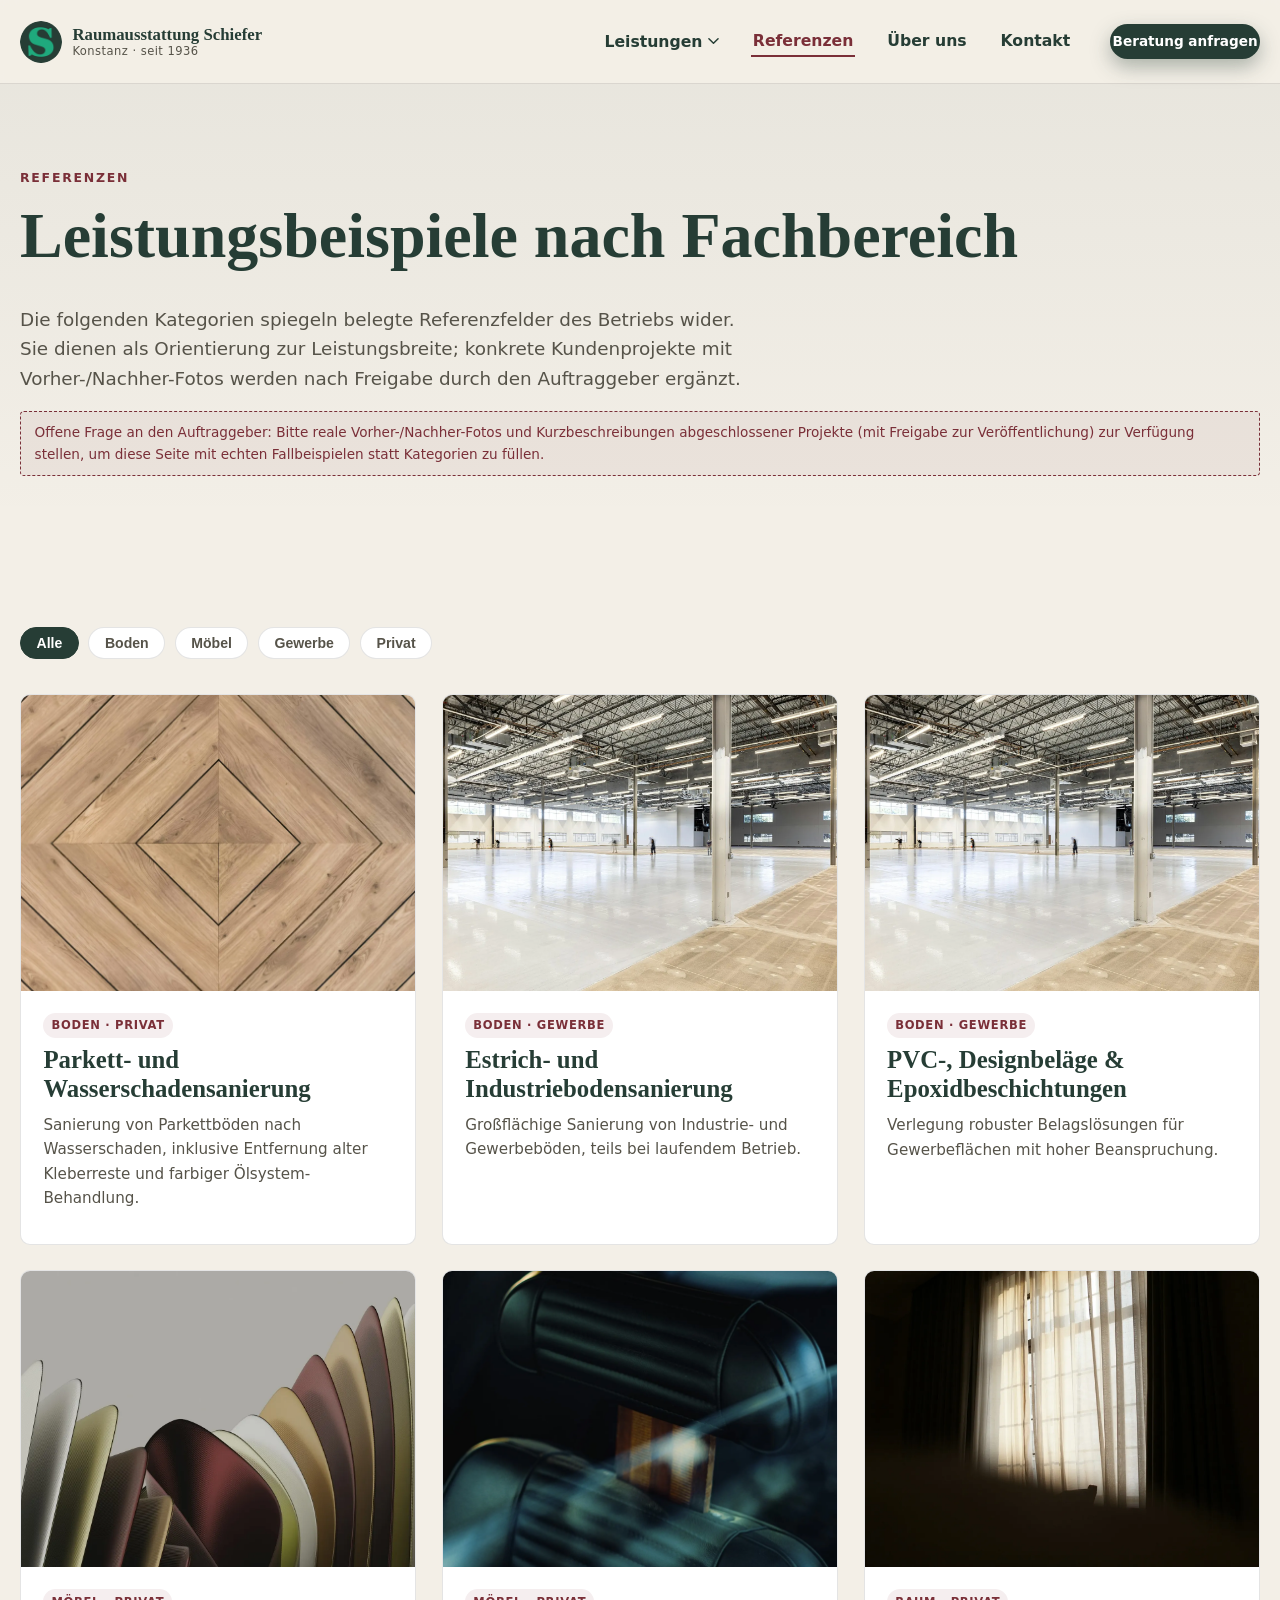
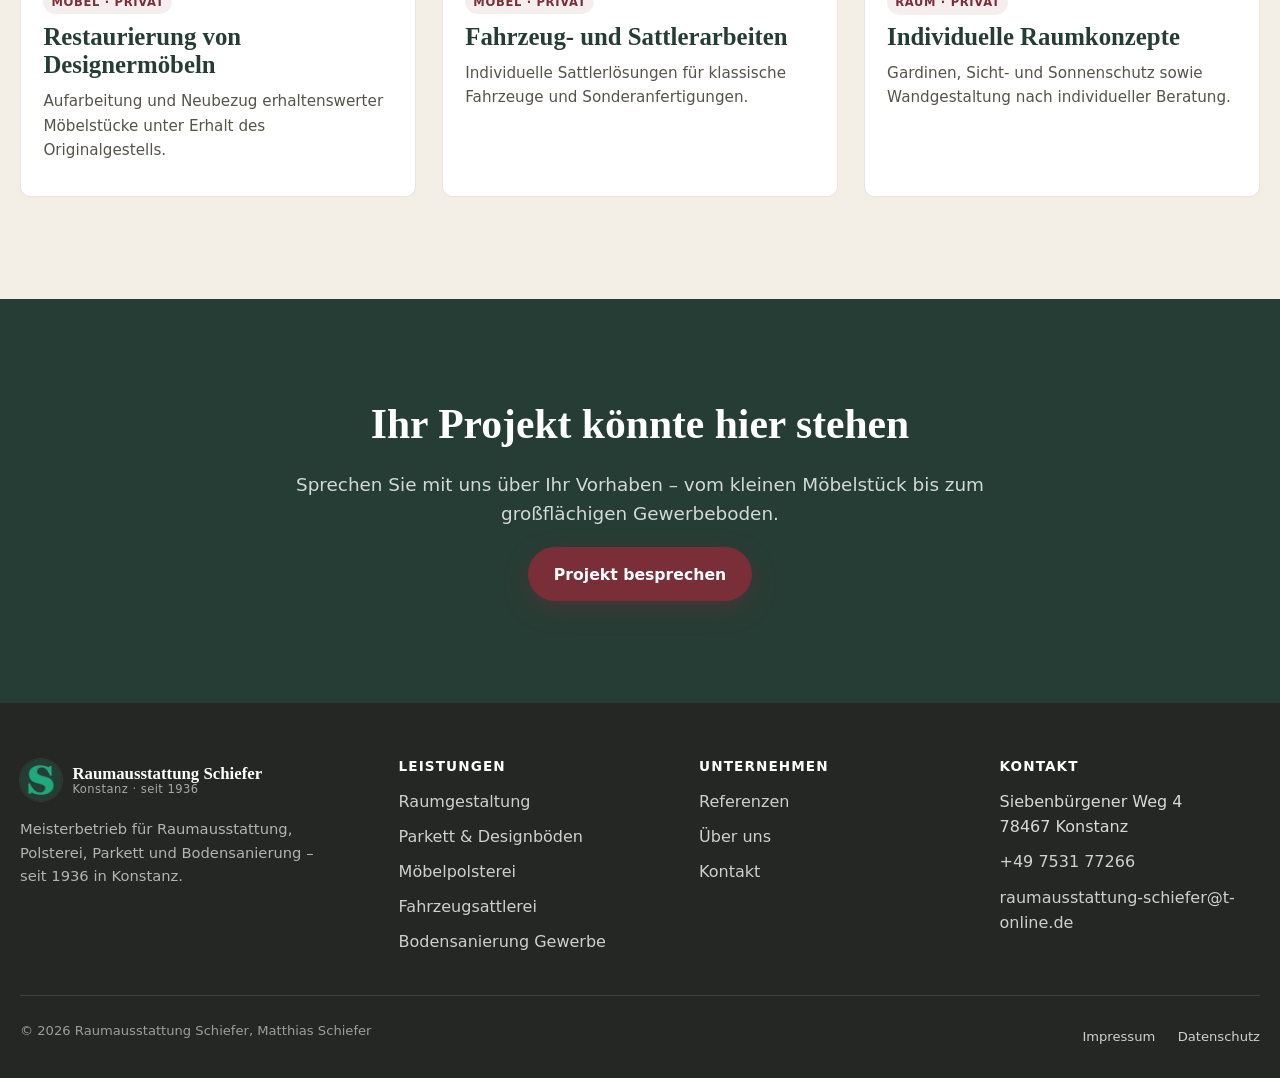
<file: referenzen.html>
<!doctype html>
<html lang="de">
<head>
<meta charset="UTF-8">
<meta name="viewport" content="width=device-width, initial-scale=1">
<title>Referenzen | Raumausstattung Schiefer Konstanz</title>
<meta name="description" content="Leistungsbeispiele von Raumausstattung Schiefer: Parkett- und Wasserschadensanierung, Industriebodensanierung, Möbelrestaurierung und Raumgestaltung in Konstanz.">
<link rel="canonical" href="https://raumausstattung-schiefer.aurora-innovations.de/referenzen.html">
<meta property="og:type" content="website">
<meta property="og:title" content="Referenzen | Raumausstattung Schiefer Konstanz">
<meta property="og:description" content="Leistungsbeispiele von Raumausstattung Schiefer: Parkett- und Wasserschadensanierung, Industriebodensanierung, Möbelrestaurierung und Raumgestaltung in Konstanz.">
<meta property="og:url" content="https://raumausstattung-schiefer.aurora-innovations.de/referenzen.html">
<meta name="theme-color" content="#263D35">
<link rel="icon" href="favicon.ico" sizes="any">
<link rel="icon" href="assets/img/logo-mark-192.png" type="image/png" sizes="192x192">
<link rel="apple-touch-icon" href="assets/img/apple-touch-icon.png">
<link rel="manifest" href="site.webmanifest">
<link rel="stylesheet" href="css/style.css">
</head>
<body>
<a class="skip-link" href="#main">Zum Inhalt springen</a>

<header class="site-header">
  <div class="container">
    <a class="brand" href="index.html" aria-label="Raumausstattung Schiefer – Startseite">
      <img class="brand-mark" src="assets/img/logo-mark-96.png" width="42" height="42" alt="" aria-hidden="true">
      <span class="brand-text"><strong>Raumausstattung Schiefer</strong><span>Konstanz · seit 1936</span></span>
    </a>
    <nav class="main-nav" id="primary-navigation" data-open="false" aria-label="Hauptnavigation">
      <div class="nav-inner">
        <ul>
          <li class="nav-dropdown" data-open="false">
            <button type="button" class="nav-dropdown-toggle" aria-expanded="false" aria-controls="leistungen-panel">
              Leistungen
              <svg viewBox="0 0 12 8" aria-hidden="true"><path d="M1 1l5 5 5-5" fill="none" stroke="currentColor" stroke-width="1.6" stroke-linecap="round" stroke-linejoin="round"/></svg>
            </button>
            <ul class="nav-dropdown-panel" id="leistungen-panel">
              <li><a href="raumgestaltung.html">Raumgestaltung</a></li>
              <li><a href="parkett-designboeden.html">Parkett &amp; Designböden</a></li>
              <li><a href="moebelpolsterei.html">Möbelpolsterei</a></li>
              <li><a href="fahrzeugsattlerei.html">Fahrzeugsattlerei</a></li>
              <li><a href="bodensanierung-gewerbe.html">Bodensanierung für Gewerbe</a></li>
            </ul>
          </li>
          <li><a href="referenzen.html" aria-current="page">Referenzen</a></li>
          <li><a href="ueber-uns.html">Über uns</a></li>
          <li><a href="kontakt.html">Kontakt</a></li>
        </ul>
        <div class="nav-cta"><a class="btn btn-primary" href="kontakt.html">Beratung anfragen</a></div>
      </div>
    </nav>
    <button type="button" class="nav-toggle" aria-expanded="false" aria-controls="primary-navigation" aria-label="Menü öffnen"><span></span></button>
  </div>
</header>

<main id="main">

  <section class="page-hero">
    <div class="container">
      <span class="eyebrow">Referenzen</span>
      <h1>Leistungsbeispiele nach Fachbereich</h1>
      <p class="lede">Die folgenden Kategorien spiegeln belegte Referenzfelder des Betriebs wider. Sie dienen als Orientierung zur Leistungsbreite; konkrete Kundenprojekte mit Vorher-/Nachher-Fotos werden nach Freigabe durch den Auftraggeber ergänzt.</p>
      <div class="open-question">Offene Frage an den Auftraggeber: Bitte reale Vorher-/Nachher-Fotos und Kurzbeschreibungen abgeschlossener Projekte (mit Freigabe zur Veröffentlichung) zur Verfügung stellen, um diese Seite mit echten Fallbeispielen statt Kategorien zu füllen.</div>
    </div>
  </section>

  <section>
    <div class="container">
      <div class="filter-bar" data-filter-bar role="group" aria-label="Referenzen filtern">
        <button class="filter-chip" data-filter="alle" aria-pressed="true">Alle</button>
        <button class="filter-chip" data-filter="boden" aria-pressed="false">Boden</button>
        <button class="filter-chip" data-filter="moebel" aria-pressed="false">Möbel</button>
        <button class="filter-chip" data-filter="gewerbe" aria-pressed="false">Gewerbe</button>
        <button class="filter-chip" data-filter="privat" aria-pressed="false">Privat</button>
      </div>

      <div class="grid-3">
        <div class="card" data-filter-card="boden privat">
          <img src="assets/img/parkett-detail.webp" alt="Detailaufnahme eines sanierten Parkettbodens" width="1600" height="2400" loading="lazy">
          <div class="card-body">
            <span class="card-tag">Boden · Privat</span>
            <h3>Parkett- und Wasserschadensanierung</h3>
            <p>Sanierung von Parkettböden nach Wasserschaden, inklusive Entfernung alter Kleberreste und farbiger Ölsystem-Behandlung.</p>
          </div>
        </div>
        <div class="card" data-filter-card="boden gewerbe">
          <img src="assets/img/bodensanierung-gewerbe.webp" alt="Sanierter Gewerbeboden mit glatter Oberfläche" width="1600" height="1067" loading="lazy">
          <div class="card-body">
            <span class="card-tag">Boden · Gewerbe</span>
            <h3>Estrich- und Industriebodensanierung</h3>
            <p>Großflächige Sanierung von Industrie- und Gewerbeböden, teils bei laufendem Betrieb.</p>
          </div>
        </div>
        <div class="card" data-filter-card="boden gewerbe">
          <img src="assets/img/bodensanierung-gewerbe.webp" alt="Leere Gewerbehalle mit neu beschichtetem Boden" width="1600" height="1067" loading="lazy">
          <div class="card-body">
            <span class="card-tag">Boden · Gewerbe</span>
            <h3>PVC-, Designbeläge &amp; Epoxidbeschichtungen</h3>
            <p>Verlegung robuster Belagslösungen für Gewerbeflächen mit hoher Beanspruchung.</p>
          </div>
        </div>
        <div class="card" data-filter-card="moebel privat">
          <img src="assets/img/polsterei-stoffmuster.webp" alt="Stoffmuster für die Restaurierung eines Möbelstücks" width="1600" height="900" loading="lazy">
          <div class="card-body">
            <span class="card-tag">Möbel · Privat</span>
            <h3>Restaurierung von Designermöbeln</h3>
            <p>Aufarbeitung und Neubezug erhaltenswerter Möbelstücke unter Erhalt des Originalgestells.</p>
          </div>
        </div>
        <div class="card" data-filter-card="moebel privat">
          <img src="assets/img/fahrzeugsattlerei-leder.webp" alt="Lederdetail einer Sattlerarbeit" width="1600" height="2400" loading="lazy">
          <div class="card-body">
            <span class="card-tag">Möbel · Privat</span>
            <h3>Fahrzeug- und Sattlerarbeiten</h3>
            <p>Individuelle Sattlerlösungen für klassische Fahrzeuge und Sonderanfertigungen.</p>
          </div>
        </div>
        <div class="card" data-filter-card="privat gewerbe">
          <img src="assets/img/raumgestaltung-vorhang.webp" alt="Lichtdurchflutetes Wohnzimmer mit Gardinen" width="1600" height="1066" loading="lazy">
          <div class="card-body">
            <span class="card-tag">Raum · Privat</span>
            <h3>Individuelle Raumkonzepte</h3>
            <p>Gardinen, Sicht- und Sonnenschutz sowie Wandgestaltung nach individueller Beratung.</p>
          </div>
        </div>
      </div>
    </div>
  </section>

  <section class="band text-center">
    <div class="container">
      <h2>Ihr Projekt könnte hier stehen</h2>
      <p class="lede" style="margin-inline:auto;">Sprechen Sie mit uns über Ihr Vorhaben – vom kleinen Möbelstück bis zum großflächigen Gewerbeboden.</p>
      <a class="btn btn-primary" href="kontakt.html">Projekt besprechen</a>
    </div>
  </section>

</main>

<footer class="site-footer">
  <div class="container">
    <div class="footer-grid">
      <div class="footer-brand">
        <a class="brand" href="index.html" style="margin-bottom:1rem;">
          <img class="brand-mark" src="assets/img/logo-mark-96.png" width="42" height="42" alt="" aria-hidden="true">
          <span class="brand-text"><strong style="color:#fff;">Raumausstattung Schiefer</strong><span style="color:rgba(255,255,255,0.6);">Konstanz · seit 1936</span></span>
        </a>
        <p>Meisterbetrieb für Raumausstattung, Polsterei, Parkett und Bodensanierung – seit 1936 in Konstanz.</p>
      </div>
      <div>
        <h4>Leistungen</h4>
        <ul>
          <li><a href="raumgestaltung.html">Raumgestaltung</a></li>
          <li><a href="parkett-designboeden.html">Parkett &amp; Designböden</a></li>
          <li><a href="moebelpolsterei.html">Möbelpolsterei</a></li>
          <li><a href="fahrzeugsattlerei.html">Fahrzeugsattlerei</a></li>
          <li><a href="bodensanierung-gewerbe.html">Bodensanierung Gewerbe</a></li>
        </ul>
      </div>
      <div>
        <h4>Unternehmen</h4>
        <ul>
          <li><a href="referenzen.html">Referenzen</a></li>
          <li><a href="ueber-uns.html">Über uns</a></li>
          <li><a href="kontakt.html">Kontakt</a></li>
        </ul>
      </div>
      <div>
        <h4>Kontakt</h4>
        <ul>
          <li>Siebenbürgener Weg 4<br>78467 Konstanz</li>
          <li><a href="tel:+4975317 7266">+49 7531 77266</a></li>
          <li><a href="mailto:raumausstattung-schiefer@t-online.de">raumausstattung-schiefer@t-online.de</a></li>
        </ul>
      </div>
    </div>
    <div class="footer-bottom">
      <p>&copy; <span data-current-year>2026</span> Raumausstattung Schiefer, Matthias Schiefer</p>
      <ul>
        <li><a href="impressum.html">Impressum</a></li>
        <li><a href="datenschutz.html">Datenschutz</a></li>
      </ul>
    </div>
  </div>
</footer>

<script src="js/main.js"></script>
</body>
</html>
</file>
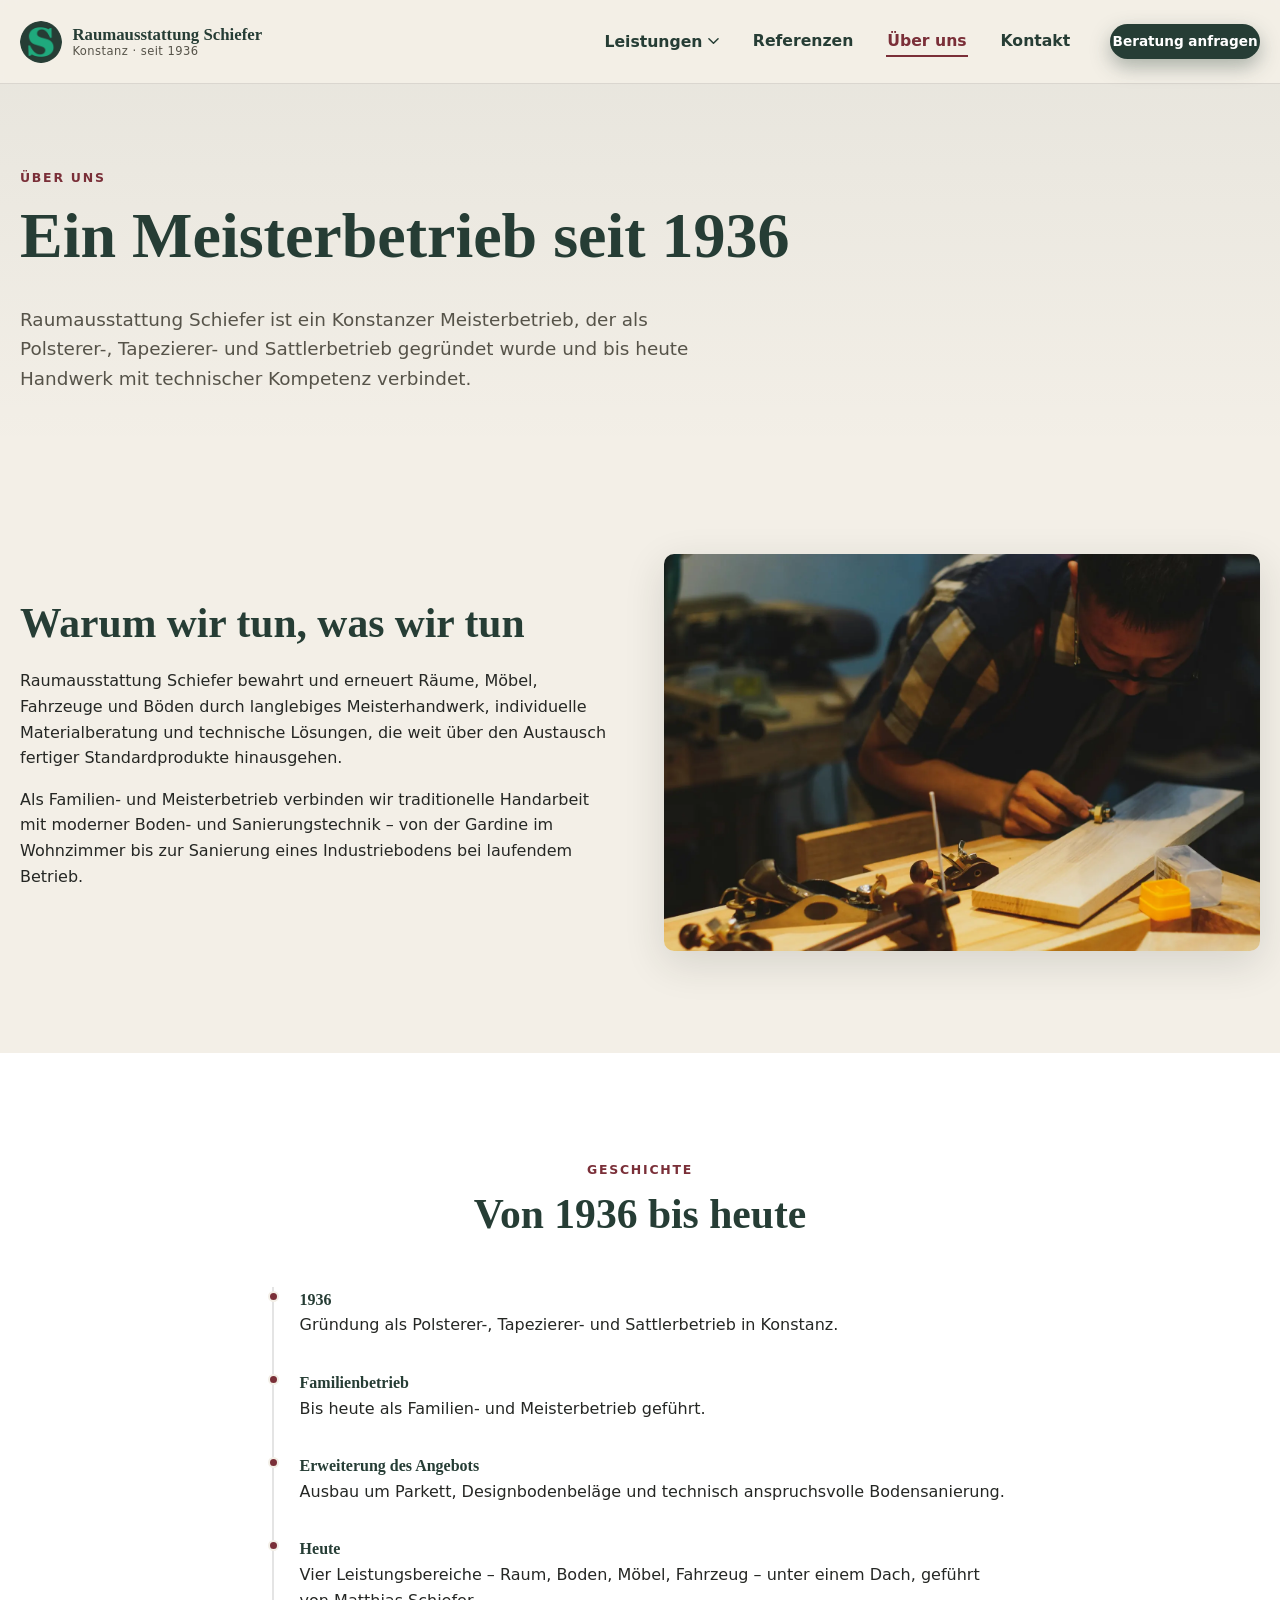
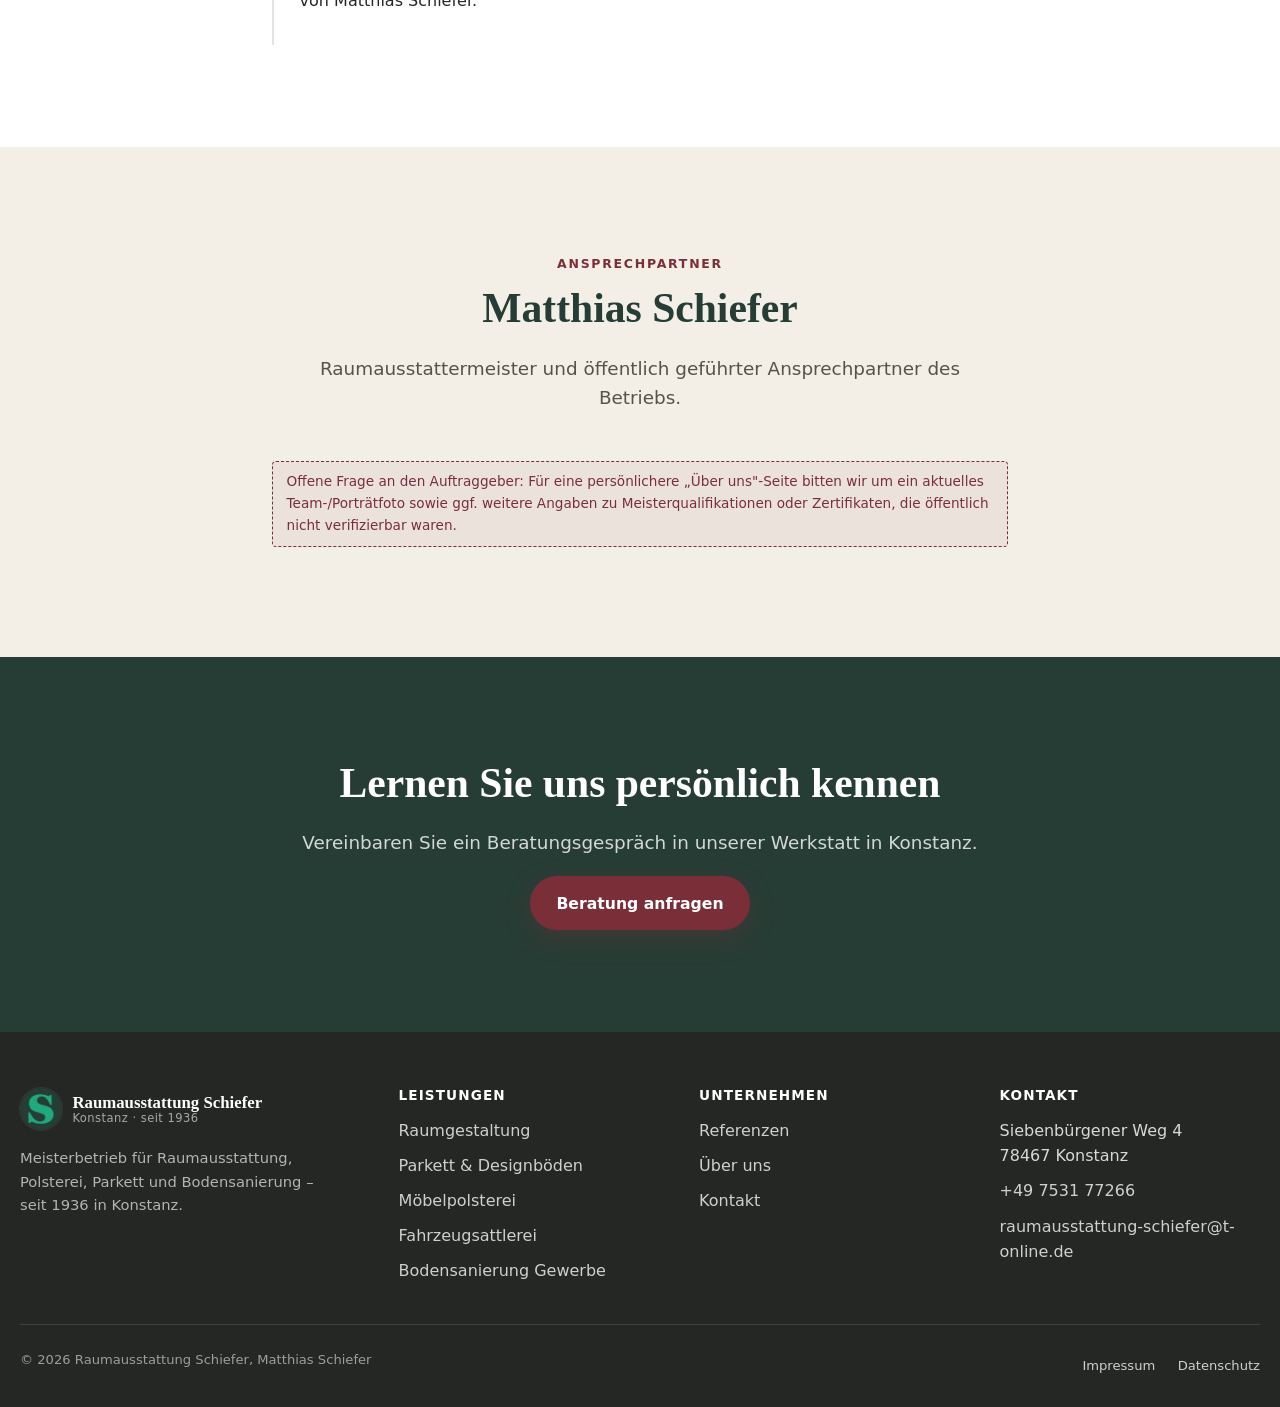
<file: ueber-uns.html>
<!doctype html>
<html lang="de">
<head>
<meta charset="UTF-8">
<meta name="viewport" content="width=device-width, initial-scale=1">
<title>Über uns | Raumausstattung Schiefer Konstanz seit 1936</title>
<meta name="description" content="Raumausstattung Schiefer: Meisterbetrieb in Konstanz seit 1936, geführt von Matthias Schiefer – Geschichte, Werte und Arbeitsweise.">
<link rel="canonical" href="https://raumausstattung-schiefer.aurora-innovations.de/ueber-uns.html">
<meta property="og:type" content="website">
<meta property="og:title" content="Über uns | Raumausstattung Schiefer Konstanz seit 1936">
<meta property="og:description" content="Raumausstattung Schiefer: Meisterbetrieb in Konstanz seit 1936, geführt von Matthias Schiefer – Geschichte, Werte und Arbeitsweise.">
<meta property="og:url" content="https://raumausstattung-schiefer.aurora-innovations.de/ueber-uns.html">
<meta name="theme-color" content="#263D35">
<link rel="icon" href="favicon.ico" sizes="any">
<link rel="icon" href="assets/img/logo-mark-192.png" type="image/png" sizes="192x192">
<link rel="apple-touch-icon" href="assets/img/apple-touch-icon.png">
<link rel="manifest" href="site.webmanifest">
<link rel="stylesheet" href="css/style.css">
</head>
<body>
<a class="skip-link" href="#main">Zum Inhalt springen</a>

<header class="site-header">
  <div class="container">
    <a class="brand" href="index.html" aria-label="Raumausstattung Schiefer – Startseite">
      <img class="brand-mark" src="assets/img/logo-mark-96.png" width="42" height="42" alt="" aria-hidden="true">
      <span class="brand-text"><strong>Raumausstattung Schiefer</strong><span>Konstanz · seit 1936</span></span>
    </a>
    <nav class="main-nav" id="primary-navigation" data-open="false" aria-label="Hauptnavigation">
      <div class="nav-inner">
        <ul>
          <li class="nav-dropdown" data-open="false">
            <button type="button" class="nav-dropdown-toggle" aria-expanded="false" aria-controls="leistungen-panel">
              Leistungen
              <svg viewBox="0 0 12 8" aria-hidden="true"><path d="M1 1l5 5 5-5" fill="none" stroke="currentColor" stroke-width="1.6" stroke-linecap="round" stroke-linejoin="round"/></svg>
            </button>
            <ul class="nav-dropdown-panel" id="leistungen-panel">
              <li><a href="raumgestaltung.html">Raumgestaltung</a></li>
              <li><a href="parkett-designboeden.html">Parkett &amp; Designböden</a></li>
              <li><a href="moebelpolsterei.html">Möbelpolsterei</a></li>
              <li><a href="fahrzeugsattlerei.html">Fahrzeugsattlerei</a></li>
              <li><a href="bodensanierung-gewerbe.html">Bodensanierung für Gewerbe</a></li>
            </ul>
          </li>
          <li><a href="referenzen.html">Referenzen</a></li>
          <li><a href="ueber-uns.html" aria-current="page">Über uns</a></li>
          <li><a href="kontakt.html">Kontakt</a></li>
        </ul>
        <div class="nav-cta"><a class="btn btn-primary" href="kontakt.html">Beratung anfragen</a></div>
      </div>
    </nav>
    <button type="button" class="nav-toggle" aria-expanded="false" aria-controls="primary-navigation" aria-label="Menü öffnen"><span></span></button>
  </div>
</header>

<main id="main">

  <section class="page-hero">
    <div class="container">
      <span class="eyebrow">Über uns</span>
      <h1>Ein Meisterbetrieb seit 1936</h1>
      <p class="lede">Raumausstattung Schiefer ist ein Konstanzer Meisterbetrieb, der als Polsterer-, Tapezierer- und Sattlerbetrieb gegründet wurde und bis heute Handwerk mit technischer Kompetenz verbindet.</p>
    </div>
  </section>

  <section>
    <div class="container two-col-media">
      <div>
        <h2>Warum wir tun, was wir tun</h2>
        <p>Raumausstattung Schiefer bewahrt und erneuert Räume, Möbel, Fahrzeuge und Böden durch langlebiges Meisterhandwerk, individuelle Materialberatung und technische Lösungen, die weit über den Austausch fertiger Standardprodukte hinausgehen.</p>
        <p>Als Familien- und Meisterbetrieb verbinden wir traditionelle Handarbeit mit moderner Boden- und Sanierungstechnik – von der Gardine im Wohnzimmer bis zur Sanierung eines Industriebodens bei laufendem Betrieb.</p>
      </div>
      <div class="media-col">
        <img src="assets/img/werkstatt-handwerk.webp" alt="Werkbank mit Holzwerkzeug in einer Schreiner- und Polsterwerkstatt" width="1600" height="1066" loading="lazy">
      </div>
    </div>
  </section>

  <section class="band-alt">
    <div class="container">
      <div class="section-head center">
        <span class="eyebrow">Geschichte</span>
        <h2>Von 1936 bis heute</h2>
      </div>
      <ul class="timeline" style="max-width:46rem;margin-inline:auto;">
        <li><strong>1936</strong>Gründung als Polsterer-, Tapezierer- und Sattlerbetrieb in Konstanz.</li>
        <li><strong>Familienbetrieb</strong>Bis heute als Familien- und Meisterbetrieb geführt.</li>
        <li><strong>Erweiterung des Angebots</strong>Ausbau um Parkett, Designbodenbeläge und technisch anspruchsvolle Bodensanierung.</li>
        <li><strong>Heute</strong>Vier Leistungsbereiche – Raum, Boden, Möbel, Fahrzeug – unter einem Dach, geführt von Matthias Schiefer.</li>
      </ul>
    </div>
  </section>

  <section>
    <div class="container">
      <div class="section-head center">
        <span class="eyebrow">Ansprechpartner</span>
        <h2>Matthias Schiefer</h2>
        <p class="lede" style="margin-inline:auto;">Raumausstattermeister und öffentlich geführter Ansprechpartner des Betriebs.</p>
      </div>
      <div class="open-question" style="max-width:46rem;margin-inline:auto;">Offene Frage an den Auftraggeber: Für eine persönlichere „Über uns"-Seite bitten wir um ein aktuelles Team-/Porträtfoto sowie ggf. weitere Angaben zu Meisterqualifikationen oder Zertifikaten, die öffentlich nicht verifizierbar waren.</div>
    </div>
  </section>

  <section class="band text-center">
    <div class="container">
      <h2>Lernen Sie uns persönlich kennen</h2>
      <p class="lede" style="margin-inline:auto;">Vereinbaren Sie ein Beratungsgespräch in unserer Werkstatt in Konstanz.</p>
      <a class="btn btn-primary" href="kontakt.html">Beratung anfragen</a>
    </div>
  </section>

</main>

<footer class="site-footer">
  <div class="container">
    <div class="footer-grid">
      <div class="footer-brand">
        <a class="brand" href="index.html" style="margin-bottom:1rem;">
          <img class="brand-mark" src="assets/img/logo-mark-96.png" width="42" height="42" alt="" aria-hidden="true">
          <span class="brand-text"><strong style="color:#fff;">Raumausstattung Schiefer</strong><span style="color:rgba(255,255,255,0.6);">Konstanz · seit 1936</span></span>
        </a>
        <p>Meisterbetrieb für Raumausstattung, Polsterei, Parkett und Bodensanierung – seit 1936 in Konstanz.</p>
      </div>
      <div>
        <h4>Leistungen</h4>
        <ul>
          <li><a href="raumgestaltung.html">Raumgestaltung</a></li>
          <li><a href="parkett-designboeden.html">Parkett &amp; Designböden</a></li>
          <li><a href="moebelpolsterei.html">Möbelpolsterei</a></li>
          <li><a href="fahrzeugsattlerei.html">Fahrzeugsattlerei</a></li>
          <li><a href="bodensanierung-gewerbe.html">Bodensanierung Gewerbe</a></li>
        </ul>
      </div>
      <div>
        <h4>Unternehmen</h4>
        <ul>
          <li><a href="referenzen.html">Referenzen</a></li>
          <li><a href="ueber-uns.html">Über uns</a></li>
          <li><a href="kontakt.html">Kontakt</a></li>
        </ul>
      </div>
      <div>
        <h4>Kontakt</h4>
        <ul>
          <li>Siebenbürgener Weg 4<br>78467 Konstanz</li>
          <li><a href="tel:+4975317 7266">+49 7531 77266</a></li>
          <li><a href="mailto:raumausstattung-schiefer@t-online.de">raumausstattung-schiefer@t-online.de</a></li>
        </ul>
      </div>
    </div>
    <div class="footer-bottom">
      <p>&copy; <span data-current-year>2026</span> Raumausstattung Schiefer, Matthias Schiefer</p>
      <ul>
        <li><a href="impressum.html">Impressum</a></li>
        <li><a href="datenschutz.html">Datenschutz</a></li>
      </ul>
    </div>
  </div>
</footer>

<script src="js/main.js"></script>
</body>
</html>
</file>
<file: css/style.css>
/* =========================================================
   Raumausstattung Schiefer – Design System
   Palette laut phase2_markenanalyse.md (Relaunch-Empfehlung)
   ========================================================= */

:root {
  --color-leinen: #F3EFE7;
  --color-leinen-rgb: 243, 239, 231;
  --color-nussbaum: #6B4A35;
  --color-wald: #263D35;
  --color-wald-rgb: 38, 61, 53;
  --color-bordeaux: #7A2F38;
  --color-messing: #B08A57;
  --color-graphit: #252724;

  --color-bg: var(--color-leinen);
  --color-bg-elevated: #ffffff;
  --color-text: var(--color-graphit);
  --color-text-muted: #565349;
  --color-accent: var(--color-bordeaux);
  --color-accent-contrast: #ffffff;
  --color-line: rgba(37, 39, 36, 0.12);

  --font-display: "Fraunces", "Iowan Old Style", Georgia, serif;
  --font-body: "Inter", "Segoe UI", system-ui, -apple-system, sans-serif;

  --container-w: 1240px;
  --radius-s: 4px;
  --radius-m: 10px;
  --radius-l: 22px;
  --shadow-soft: 0 12px 40px rgba(37, 39, 36, 0.14);
  --header-h: 84px;

  --ease-standard: cubic-bezier(0.22, 1, 0.36, 1);
}

/* ---------- Reset ---------- */
*, *::before, *::after { box-sizing: border-box; }
html { scroll-behavior: smooth; }
@media (prefers-reduced-motion: reduce) {
  html { scroll-behavior: auto; }
  *, *::before, *::after {
    animation-duration: 0.001ms !important;
    animation-iteration-count: 1 !important;
    transition-duration: 0.001ms !important;
    scroll-behavior: auto !important;
  }
}
body {
  margin: 0;
  background: var(--color-bg);
  color: var(--color-text);
  font-family: var(--font-body);
  font-size: 16px;
  line-height: 1.6;
  -webkit-font-smoothing: antialiased;
}
img { max-width: 100%; height: auto; display: block; }
a { color: inherit; }
h1, h2, h3, h4 { font-family: var(--font-display); font-weight: 600; line-height: 1.15; margin: 0 0 0.5em; color: var(--color-wald); }
h1 { font-size: clamp(2.4rem, 5vw, 4rem); }
h2 { font-size: clamp(1.8rem, 3.4vw, 2.6rem); }
h3 { font-size: clamp(1.25rem, 2vw, 1.55rem); }
p { margin: 0 0 1em; }
ul { padding-left: 1.2em; }
.container {
  width: min(100% - 2.5rem, var(--container-w));
  margin-inline: auto;
}
section { padding: clamp(3.5rem, 8vw, 6.5rem) 0; }

/* focus visibility */
a:focus-visible, button:focus-visible, input:focus-visible, textarea:focus-visible, select:focus-visible, summary:focus-visible {
  outline: 3px solid var(--color-messing);
  outline-offset: 3px;
}

.skip-link {
  position: absolute;
  left: -999px;
  top: 0;
  background: var(--color-wald);
  color: #fff;
  padding: 0.8em 1.2em;
  z-index: 1000;
  border-radius: 0 0 var(--radius-s) 0;
}
.skip-link:focus {
  left: 0;
}

.eyebrow {
  display: inline-block;
  font-family: var(--font-body);
  font-weight: 600;
  letter-spacing: 0.14em;
  text-transform: uppercase;
  font-size: 0.78rem;
  color: var(--color-bordeaux);
  margin-bottom: 0.9em;
}

.lede {
  font-size: 1.15rem;
  color: var(--color-text-muted);
  max-width: 62ch;
}

/* ---------- Buttons ---------- */
.btn {
  display: inline-flex;
  align-items: center;
  gap: 0.5em;
  padding: 0.85em 1.6em;
  border-radius: 999px;
  font-weight: 600;
  font-size: 0.98rem;
  text-decoration: none;
  border: 1.5px solid transparent;
  cursor: pointer;
  transition: transform 0.25s var(--ease-standard), background-color 0.25s, color 0.25s, box-shadow .25s;
  white-space: nowrap;
}
.btn:hover { transform: translateY(-2px); }
.btn-primary {
  background: var(--color-bordeaux);
  color: #fff;
  box-shadow: 0 8px 24px rgba(122, 47, 56, 0.35);
}
.btn-primary:hover { background: #8f3a44; }
.btn-secondary {
  background: transparent;
  color: var(--color-wald);
  border-color: currentColor;
}
.btn-secondary:hover { background: rgba(38, 61, 53, 0.08); }
.btn-on-dark {
  background: rgba(255,255,255,0.08);
  color: #fff;
  border-color: rgba(255,255,255,0.5);
  backdrop-filter: blur(6px);
}
.btn-on-dark:hover { background: rgba(255,255,255,0.18); }
.btn-block { width: 100%; justify-content: center; }

/* ---------- Header ---------- */
.site-header {
  position: sticky;
  top: 0;
  z-index: 500;
  height: var(--header-h);
  display: flex;
  align-items: center;
  background: rgba(var(--color-leinen-rgb), 0.86);
  backdrop-filter: saturate(160%) blur(10px);
  border-bottom: 1px solid var(--color-line);
}
.site-header .container {
  display: flex;
  align-items: center;
  justify-content: space-between;
  gap: 2rem;
}
.brand {
  display: flex;
  align-items: center;
  gap: 0.65em;
  text-decoration: none;
  flex-shrink: 0;
  margin-right: auto;
}
.brand-mark {
  width: 42px;
  height: 42px;
  border-radius: 50%;
  flex-shrink: 0;
  display: block;
}
.footer-brand .brand-mark {
  box-shadow: 0 0 0 1px rgba(255,255,255,0.08);
}
.brand-text {
  display: flex;
  flex-direction: column;
  line-height: 1.15;
}
.brand-text strong {
  font-family: var(--font-display);
  font-size: 1.05rem;
  color: var(--color-wald);
  white-space: nowrap;
}
.brand-text span {
  font-size: 0.72rem;
  color: var(--color-text-muted);
  letter-spacing: 0.04em;
  white-space: nowrap;
}

.main-nav {
  display: flex;
  align-items: center;
}
.main-nav .nav-inner {
  display: flex;
  align-items: center;
  gap: clamp(1.5rem, 3vw, 3rem);
}
.main-nav ul {
  list-style: none;
  display: flex;
  align-items: center;
  gap: clamp(1.4rem, 2.4vw, 2.6rem);
  margin: 0;
  padding: 0;
}
.main-nav a {
  text-decoration: none;
  font-weight: 600;
  font-size: 0.98rem;
  color: var(--color-wald);
  white-space: nowrap;
  position: relative;
  padding: 0.4em 0.1em;
}
.main-nav a::after {
  content: "";
  position: absolute;
  left: 0; right: 100%;
  bottom: 0;
  height: 2px;
  background: var(--color-bordeaux);
  transition: right 0.25s var(--ease-standard);
}
.main-nav a:hover::after,
.main-nav a[aria-current="page"]::after { right: 0; }
.main-nav a[aria-current="page"] { color: var(--color-bordeaux); }

.nav-dropdown { position: relative; }
.nav-dropdown-toggle {
  display: inline-flex;
  align-items: center;
  gap: 0.35em;
  background: none;
  border: none;
  font: inherit;
  font-weight: 600;
  font-size: 0.98rem;
  color: var(--color-wald);
  cursor: pointer;
  padding: 0.4em 0.1em;
  white-space: nowrap;
}
.nav-dropdown-toggle svg { width: 0.7em; height: 0.7em; transition: transform .2s var(--ease-standard); }
.nav-dropdown[data-open="true"] .nav-dropdown-toggle svg { transform: rotate(180deg); }
.nav-dropdown-panel {
  position: absolute;
  top: calc(100% + 14px);
  left: 50%;
  transform: translateX(-50%);
  background: var(--color-bg-elevated);
  border-radius: var(--radius-m);
  box-shadow: var(--shadow-soft);
  padding: 0.6rem;
  min-width: 280px;
  list-style: none;
  margin: 0;
  display: grid;
  gap: 0.15rem;
  opacity: 0;
  visibility: hidden;
  translate: 0 6px;
  transition: opacity .2s var(--ease-standard), translate .2s var(--ease-standard), visibility .2s;
}
.nav-dropdown[data-open="true"] .nav-dropdown-panel {
  opacity: 1;
  visibility: visible;
  translate: 0 0;
}
.nav-dropdown-panel a {
  display: block;
  padding: 0.7em 0.9em;
  border-radius: var(--radius-s);
  font-weight: 500;
}
.nav-dropdown-panel a:hover { background: rgba(38,61,53,0.06); }
.nav-dropdown-panel a::after { display: none; }

.nav-cta { flex-shrink: 0; }
.nav-cta .btn-primary {
  background: var(--color-wald);
  color: #fff;
  font-size: 0.85rem;
  box-shadow: 0 8px 20px rgba(38, 61, 53, 0.35);
}
.nav-cta .btn-primary:hover { background: #32544a; }

.nav-toggle {
  display: none;
  background: none;
  border: 1.5px solid var(--color-wald);
  border-radius: 999px;
  width: 46px;
  height: 46px;
  align-items: center;
  justify-content: center;
  cursor: pointer;
}
.nav-toggle span, .nav-toggle span::before, .nav-toggle span::after {
  content: "";
  display: block;
  width: 18px;
  height: 2px;
  background: var(--color-wald);
  position: relative;
  transition: transform .25s var(--ease-standard), opacity .25s;
}
.nav-toggle span::before { position: absolute; top: -6px; }
.nav-toggle span::after { position: absolute; top: 6px; }
.nav-toggle[aria-expanded="true"] span { background: transparent; }
.nav-toggle[aria-expanded="true"] span::before { transform: translateY(6px) rotate(45deg); }
.nav-toggle[aria-expanded="true"] span::after { transform: translateY(-6px) rotate(-45deg); }

@media (max-width: 880px) {
  .main-nav {
    position: fixed;
    inset: var(--header-h) 0 0 0;
    background: var(--color-bg);
    transform: translateX(100%);
    transition: transform 0.3s var(--ease-standard);
    overflow-y: auto;
    padding: 1.5rem 0 3rem;
  }
  .main-nav[data-open="true"] { transform: translateX(0); }
  .main-nav .nav-inner { display: block; width: min(100% - 2.5rem, 480px); margin-inline: auto; }
  .main-nav ul { flex-direction: column; align-items: stretch; gap: 0.2rem; }
  .main-nav a { display: block; padding: 0.9em 0.2em; font-size: 1.1rem; }
  .nav-dropdown-toggle { width: 100%; justify-content: space-between; padding: 0.9em 0.2em; font-size: 1.1rem; }
  .nav-dropdown-panel {
    position: static;
    transform: none;
    box-shadow: none;
    background: rgba(38,61,53,0.04);
    opacity: 1; visibility: visible; translate: none;
    display: none;
    min-width: 0;
  }
  .nav-dropdown[data-open="true"] .nav-dropdown-panel { display: grid; }
  .nav-cta { margin-top: 1.2rem; }
  .nav-cta .btn { width: 100%; }
  .nav-toggle { display: inline-flex; }
}

/* ---------- Hero ---------- */
.hero {
  position: relative;
  min-height: min(140vh, 1180px);
  overflow: clip;
  background: var(--color-wald);
  color: #fff;
  padding: 0;
}
.hero-stage {
  position: sticky;
  top: 0;
  height: 100svh;
  min-height: 560px;
  display: flex;
  align-items: center;
  overflow: hidden;
}
.hero-media {
  position: absolute;
  inset: -6% -6%;
  z-index: 1;
  will-change: transform;
}
.hero-media picture {
  display: block;
  width: 100%;
  height: 100%;
}
.hero-media img {
  width: 100%;
  height: 100%;
  object-fit: cover;
  object-position: 68% 32%;
}
.hero-scrim {
  position: absolute;
  inset: 0;
  z-index: 2;
  background:
    linear-gradient(90deg, rgba(20,28,25,0.88) 0%, rgba(20,28,25,0.55) 38%, rgba(20,28,25,0.08) 62%, rgba(20,28,25,0.28) 100%),
    linear-gradient(0deg, rgba(15,20,18,0.55) 0%, rgba(15,20,18,0) 32%);
}
.hero-lightsweep {
  position: absolute;
  inset: -20% -40%;
  z-index: 3;
  background: radial-gradient(closest-side, rgba(176,138,87,0.35), rgba(176,138,87,0) 70%);
  mix-blend-mode: screen;
  will-change: transform;
  pointer-events: none;
}
.hero-particles {
  position: absolute;
  inset: 0;
  z-index: 3;
  pointer-events: none;
  will-change: transform;
}
.hero-particles span {
  position: absolute;
  width: var(--s, 4px);
  height: var(--s, 4px);
  border-radius: 50%;
  background: rgba(243, 239, 231, 0.55);
  top: var(--y, 50%);
  left: var(--x, 50%);
  animation: drift var(--dur, 14s) ease-in-out infinite;
  animation-delay: var(--delay, 0s);
}
@keyframes drift {
  0%, 100% { transform: translate(0, 0); opacity: 0.25; }
  50% { transform: translate(10px, -22px); opacity: 0.75; }
}
.hero-content {
  position: relative;
  z-index: 4;
  width: 100%;
}
.hero-content .container { max-width: 1240px; }
.hero-text { max-width: 42rem; }
.hero-text .eyebrow { color: var(--color-messing); }
.hero-text h1 { color: #fff; }
.hero-text .lede { color: rgba(255,255,255,0.86); font-size: 1.2rem; }
.hero-actions { display: flex; flex-wrap: wrap; gap: 1rem; margin-top: 2rem; }
.hero-scroll-cue {
  position: absolute;
  left: 50%;
  bottom: clamp(1.2rem, 4vw, 2.4rem);
  transform: translateX(-50%);
  z-index: 4;
  display: flex;
  flex-direction: column;
  align-items: center;
  gap: 0.5em;
  color: rgba(255,255,255,0.75);
  font-size: 0.78rem;
  letter-spacing: 0.1em;
  text-transform: uppercase;
}
.hero-scroll-cue .line {
  width: 1px; height: 34px;
  background: linear-gradient(rgba(255,255,255,0), rgba(255,255,255,0.9), rgba(255,255,255,0));
  animation: scrollcue 2.2s ease-in-out infinite;
}
@keyframes scrollcue {
  0% { transform: translateY(-10px); opacity: 0; }
  50% { opacity: 1; }
  100% { transform: translateY(10px); opacity: 0; }
}
.hero-entries {
  position: relative;
  z-index: 5;
  background: var(--color-bg);
  border-radius: var(--radius-l) var(--radius-l) 0 0;
  margin-top: -1px;
}
.entry-grid {
  display: grid;
  grid-template-columns: repeat(4, 1fr);
  gap: 1.1rem;
  padding: clamp(2.4rem, 5vw, 3.6rem) 0;
}
.entry-card {
  background: var(--color-bg-elevated);
  border-radius: var(--radius-m);
  padding: 1.6rem 1.3rem;
  text-decoration: none;
  box-shadow: 0 6px 18px rgba(37,39,36,0.06);
  border: 1px solid var(--color-line);
  transition: transform .25s var(--ease-standard), box-shadow .25s;
}
.entry-card:hover { transform: translateY(-4px); box-shadow: var(--shadow-soft); }
.entry-card .icon { font-size: 1.7rem; margin-bottom: 0.6rem; display: block; }
.entry-card h3 { margin-bottom: 0.25em; font-size: 1.05rem; }
.entry-card p { margin: 0; font-size: 0.9rem; color: var(--color-text-muted); }

@media (prefers-reduced-motion: reduce) {
  .hero-media, .hero-lightsweep, .hero-particles { transform: none !important; }
  .hero-particles span, .hero-scroll-cue .line { animation: none; }
}

@media (max-width: 780px) {
  .hero { min-height: auto; }
  .hero-stage { position: relative; height: auto; min-height: 0; padding: 6rem 0 3rem; }
  .hero-media { position: absolute; inset: 0; }
  .hero-media img { object-position: 62% 30%; }
  .entry-grid { grid-template-columns: 1fr 1fr; }
}

/* ---------- Generic sections ---------- */
.section-head {
  max-width: 46rem;
  margin-bottom: clamp(2rem, 4vw, 3rem);
}
.section-head.center { margin-inline: auto; text-align: center; }

.grid-2 { display: grid; grid-template-columns: 1.1fr 0.9fr; gap: clamp(2rem, 5vw, 4rem); align-items: center; }
.grid-3 { display: grid; grid-template-columns: repeat(3, 1fr); gap: 1.6rem; }
.grid-4 { display: grid; grid-template-columns: repeat(4, 1fr); gap: 1.4rem; }
@media (max-width: 980px) {
  .grid-2 { grid-template-columns: 1fr; }
  .grid-3 { grid-template-columns: 1fr 1fr; }
  .grid-4 { grid-template-columns: 1fr 1fr; }
}
@media (max-width: 560px) {
  .grid-3 { grid-template-columns: 1fr; }
  .grid-4 { grid-template-columns: 1fr; }
}

.card {
  display: block;
  background: var(--color-bg-elevated);
  border-radius: var(--radius-m);
  overflow: hidden;
  border: 1px solid var(--color-line);
  text-decoration: none;
  transition: transform .25s var(--ease-standard), box-shadow .25s;
}
.card:hover { transform: translateY(-3px); box-shadow: var(--shadow-soft); }
.card img { aspect-ratio: 4/3; object-fit: cover; }
.card-body { padding: 1.3rem 1.4rem 1.5rem; }
.card-body h3 { margin-bottom: 0.4em; }
.card-body p { color: var(--color-text-muted); font-size: 0.95rem; margin-bottom: 0.6em; }
.card-tag {
  display: inline-block;
  font-size: 0.72rem;
  font-weight: 700;
  letter-spacing: 0.06em;
  text-transform: uppercase;
  color: var(--color-bordeaux);
  background: rgba(122,47,56,0.08);
  padding: 0.3em 0.7em;
  border-radius: 999px;
  margin-bottom: 0.7em;
}

.band {
  background: var(--color-wald);
  color: #fff;
}
.band h2, .band h3 { color: #fff; }
.band .lede { color: rgba(255,255,255,0.8); }

.band-alt { background: var(--color-bg-elevated); }

.stat-row { display: flex; flex-wrap: wrap; gap: clamp(1.6rem, 5vw, 3.5rem); margin-top: 2rem; }
.stat-row .stat strong { display: block; font-family: var(--font-display); font-size: 2.2rem; color: var(--color-messing); }
.stat-row .stat span { font-size: 0.85rem; color: rgba(255,255,255,0.75); }

.timeline { list-style: none; padding: 0; margin: 0; border-left: 2px solid var(--color-line); }
.timeline li { position: relative; padding: 0 0 2rem 1.6rem; }
.timeline li::before {
  content: ""; position: absolute; left: -6.5px; top: 4px;
  width: 11px; height: 11px; border-radius: 50%;
  background: var(--color-bordeaux); border: 2px solid var(--color-bg);
}
.timeline strong { display: block; color: var(--color-wald); font-family: var(--font-display); }

/* ---------- Process steps ---------- */
.steps { counter-reset: step; display: grid; grid-template-columns: repeat(4, 1fr); gap: 1.4rem; }
@media (max-width: 880px) { .steps { grid-template-columns: 1fr 1fr; } }
@media (max-width: 560px) { .steps { grid-template-columns: 1fr; } }
.step { position: relative; padding: 1.6rem 1.3rem 1.4rem; background: var(--color-bg-elevated); border-radius: var(--radius-m); border: 1px solid var(--color-line); }
.step::before {
  counter-increment: step;
  content: counter(step, decimal-leading-zero);
  font-family: var(--font-display);
  font-size: 1.6rem;
  color: var(--color-messing);
  display: block;
  margin-bottom: 0.5rem;
}

/* ---------- FAQ ---------- */
.faq-list { max-width: 52rem; }
.faq-item {
  border-bottom: 1px solid var(--color-line);
  padding: 1.1rem 0;
}
.faq-item summary {
  cursor: pointer;
  list-style: none;
  display: flex;
  align-items: center;
  justify-content: space-between;
  gap: 1rem;
  font-weight: 600;
  color: var(--color-wald);
  font-size: 1.05rem;
}
.faq-item summary::-webkit-details-marker { display: none; }
.faq-item summary .plus { flex-shrink: 0; font-size: 1.3rem; color: var(--color-bordeaux); transition: transform .25s var(--ease-standard); }
.faq-item[open] summary .plus { transform: rotate(45deg); }
.faq-item p { margin: 0.8rem 0 0; color: var(--color-text-muted); }

/* ---------- Forms ---------- */
.form-grid { display: grid; grid-template-columns: 1fr 1fr; gap: 1.1rem; }
@media (max-width: 640px) { .form-grid { grid-template-columns: 1fr; } }
.field { display: flex; flex-direction: column; gap: 0.4em; }
.field.full { grid-column: 1 / -1; }
.field label { font-weight: 600; font-size: 0.9rem; color: var(--color-wald); }
.field .hint { font-size: 0.78rem; color: var(--color-text-muted); font-weight: 400; }
.field input, .field select, .field textarea {
  font: inherit;
  padding: 0.75em 0.9em;
  border-radius: var(--radius-s);
  border: 1.5px solid var(--color-line);
  background: #fff;
  color: var(--color-text);
}
.field input:focus, .field select:focus, .field textarea:focus { border-color: var(--color-bordeaux); }
.field textarea { resize: vertical; min-height: 120px; }
.consent { display: flex; align-items: flex-start; gap: 0.6em; font-size: 0.85rem; color: var(--color-text-muted); }
.consent input { margin-top: 0.3em; }

/* ---------- Notice banners ---------- */
.legal-notice {
  background: #FCEFC7;
  border: 1px solid #E0B94D;
  color: #5C4A12;
  border-radius: var(--radius-m);
  padding: 1rem 1.3rem;
  font-size: 0.92rem;
  margin-bottom: 2rem;
}
.legal-notice strong { display: block; margin-bottom: 0.2em; }

.open-question {
  background: rgba(122,47,56,0.06);
  border: 1px dashed var(--color-bordeaux);
  border-radius: var(--radius-s);
  padding: 0.7em 1em;
  font-size: 0.85rem;
  color: var(--color-bordeaux);
  margin: 0.6em 0;
}

/* ---------- Map ---------- */
.map-frame {
  position: relative;
  border-radius: var(--radius-m);
  overflow: hidden;
  aspect-ratio: 16/10;
  background: #dcd6c8;
  border: 1px solid var(--color-line);
}
.map-frame iframe { width: 100%; height: 100%; border: 0; }
.map-fallback {
  position: absolute; inset: 0;
  display: flex; flex-direction: column; align-items: center; justify-content: center;
  gap: 0.8em; text-align: center; padding: 2rem;
  background: linear-gradient(160deg, #efe9db, #dcd3bd);
}

/* ---------- Footer ---------- */
.site-footer {
  background: var(--color-graphit);
  color: rgba(255,255,255,0.82);
  padding: 3.5rem 0 1.5rem;
}
.footer-grid {
  display: grid;
  grid-template-columns: 1.3fr 1fr 1fr 1fr;
  gap: 2.5rem;
  padding-bottom: 2.5rem;
  border-bottom: 1px solid rgba(255,255,255,0.12);
}
@media (max-width: 880px) { .footer-grid { grid-template-columns: 1fr 1fr; } }
@media (max-width: 560px) { .footer-grid { grid-template-columns: 1fr; } }
.site-footer h4 { color: #fff; font-family: var(--font-body); font-size: 0.85rem; letter-spacing: 0.08em; text-transform: uppercase; margin-bottom: 1em; }
.site-footer ul { list-style: none; padding: 0; margin: 0; display: grid; gap: 0.6em; }
.site-footer a { text-decoration: none; color: rgba(255,255,255,0.78); }
.site-footer a:hover { color: #fff; }
.footer-brand p { color: rgba(255,255,255,0.65); font-size: 0.92rem; max-width: 32ch; }
.footer-bottom {
  display: flex; flex-wrap: wrap; gap: 1rem;
  justify-content: space-between; align-items: center;
  padding-top: 1.5rem; font-size: 0.82rem; color: rgba(255,255,255,0.55);
}
.footer-bottom ul { list-style: none; display: flex; gap: 1.4rem; padding: 0; margin: 0; flex-wrap: wrap; }

/* ---------- Utility ---------- */
.text-center { text-align: center; }
.mt-0 { margin-top: 0; }
.visually-hidden {
  position: absolute; width: 1px; height: 1px; padding: 0; margin: -1px;
  overflow: hidden; clip: rect(0,0,0,0); white-space: nowrap; border: 0;
}

.page-hero {
  padding: clamp(3rem, 8vw, 5rem) 0 2.5rem;
  background: linear-gradient(180deg, rgba(38,61,53,0.05), transparent);
}
.page-hero .eyebrow { color: var(--color-bordeaux); }

.two-col-media {
  display: grid;
  grid-template-columns: 1fr 1fr;
  gap: clamp(1.5rem, 4vw, 3rem);
  align-items: center;
}
.two-col-media.reverse .media-col { order: 2; }
@media (max-width: 880px) {
  .two-col-media { grid-template-columns: 1fr; }
  .two-col-media.reverse .media-col { order: 0; }
}
.media-col img { border-radius: var(--radius-m); box-shadow: var(--shadow-soft); }

.filter-bar {
  display: flex; flex-wrap: wrap; gap: 0.6rem;
  margin-bottom: 2.2rem;
}
.filter-chip {
  border: 1.5px solid var(--color-line);
  background: var(--color-bg-elevated);
  padding: 0.5em 1.1em;
  border-radius: 999px;
  font-size: 0.88rem;
  font-weight: 600;
  cursor: pointer;
  color: var(--color-text-muted);
}
.filter-chip[aria-pressed="true"] {
  background: var(--color-wald);
  border-color: var(--color-wald);
  color: #fff;
}

.contact-strip {
  display: flex; flex-wrap: wrap; gap: 1.6rem 2.4rem;
}
.contact-strip .item { display: flex; gap: 0.8em; align-items: flex-start; }
.contact-strip .item strong { display: block; color: var(--color-wald); }
</file>
